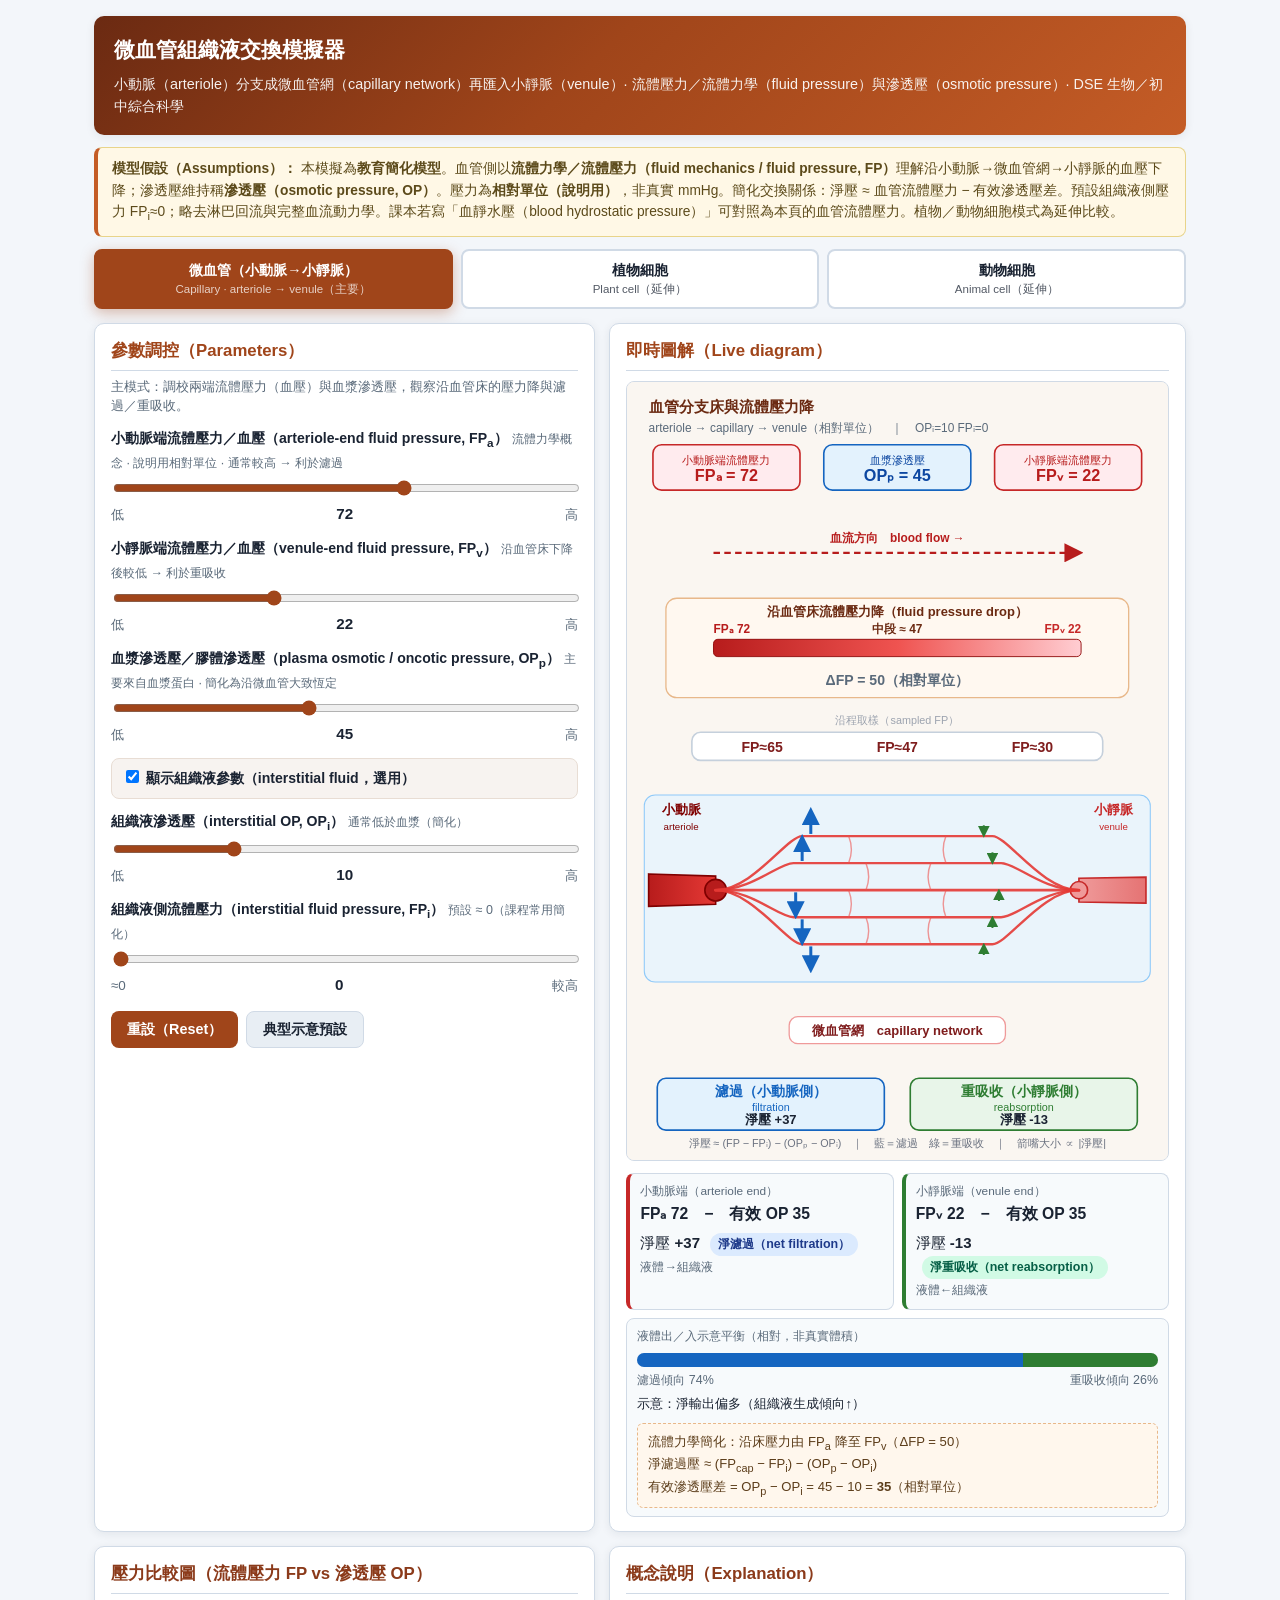
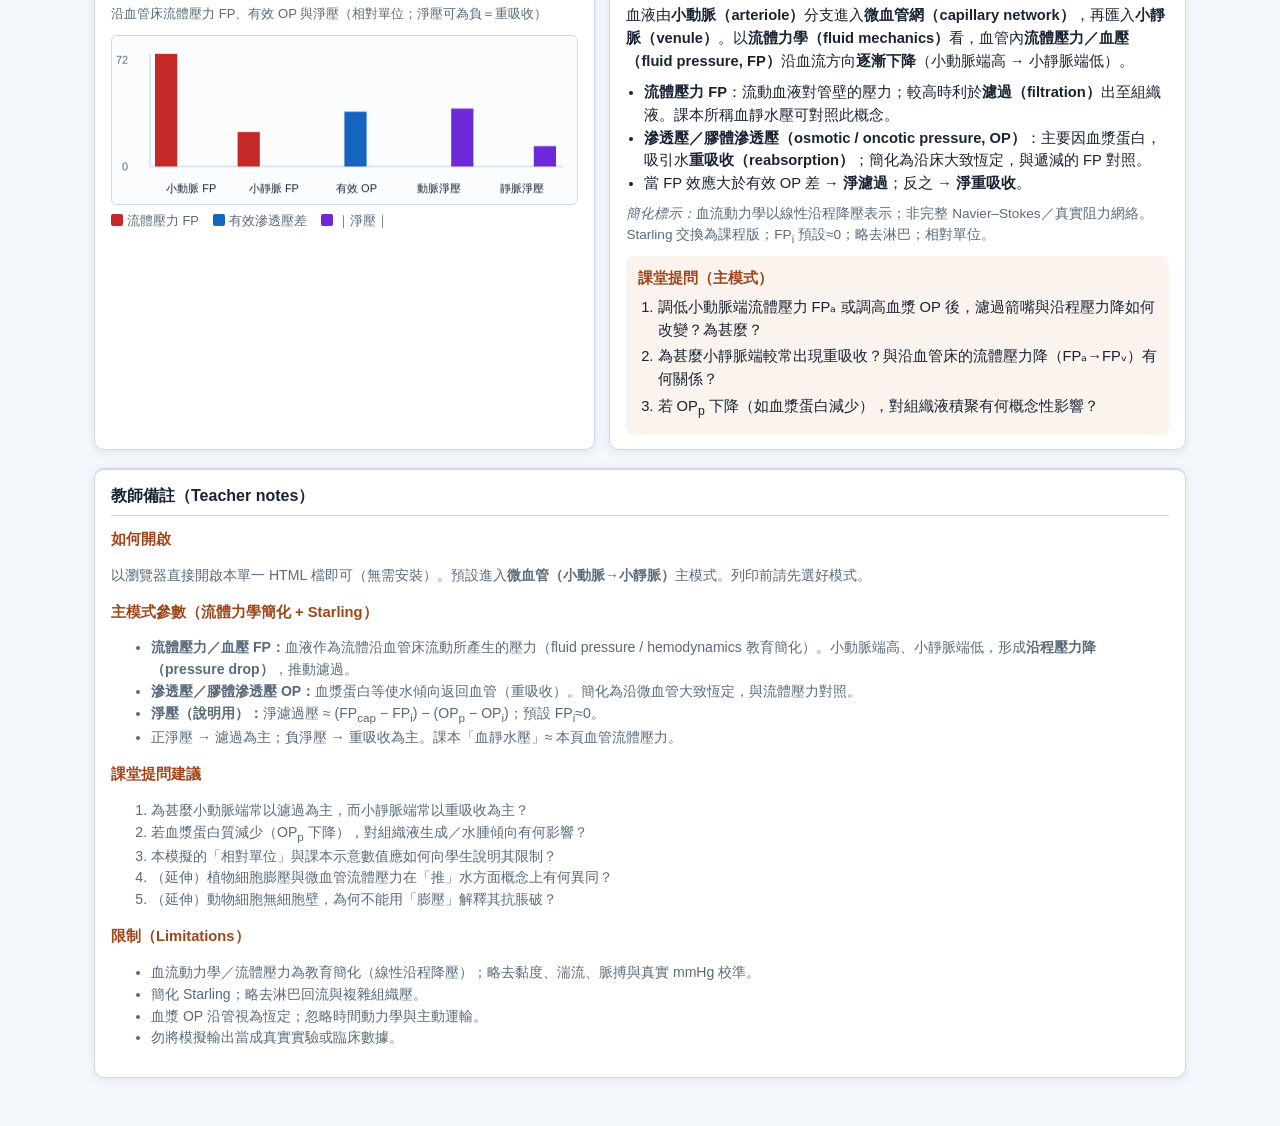
<file: index.html>
<!DOCTYPE html>
<html lang="zh-HK">
<head>
<meta charset="UTF-8">
<meta name="viewport" content="width=device-width, initial-scale=1.0">
<title>微血管組織液交換模擬器 — 小動脈→微血管→小靜脈 | 流體壓力與滲透壓 | DSE 生物</title>
<style>
:root {
  --bg: #f3f6fa;
  --card: #fff;
  --ink: #1a2332;
  --muted: #5a6a7a;
  --accent: #8b3a1a;
  --accent-teal: #0d6e6e;
  --plant: #2d8a4e;
  --animal: #3b6ea5;
  --cap: #a0451a;
  --hp: #c62828;
  --op: #1565c0;
  --filt: #1565c0;
  --reabs: #2e7d32;
  --border: #d0dae6;
  --shadow: 0 2px 10px rgba(26,35,50,.08);
  --radius: 10px;
  --font: "Noto Sans TC", "PingFang TC", "Microsoft JhengHei", "Heiti TC", sans-serif;
}
* { box-sizing: border-box; }
html { scroll-behavior: smooth; }
body {
  margin: 0;
  font-family: var(--font);
  background: var(--bg);
  color: var(--ink);
  line-height: 1.55;
  font-size: 15px;
}
.wrap { max-width: 1120px; margin: 0 auto; padding: 16px 14px 48px; }
header.app-header {
  background: linear-gradient(135deg, #6b2a12 0%, #a0451a 45%, #c45c26 100%);
  color: #fff;
  border-radius: var(--radius);
  padding: 18px 20px;
  margin-bottom: 12px;
  box-shadow: var(--shadow);
}
header.app-header h1 {
  margin: 0 0 6px;
  font-size: 1.32rem;
  font-weight: 700;
}
header.app-header .sub { margin: 0; opacity: .93; font-size: .9rem; }
.assumption {
  background: #fff8e6;
  border: 1px solid #e8d48a;
  border-left: 4px solid #c45c26;
  border-radius: 8px;
  padding: 10px 14px;
  margin-bottom: 12px;
  font-size: .86rem;
  color: #5c4a1a;
}
.mode-bar {
  display: flex;
  flex-wrap: wrap;
  gap: 8px;
  margin-bottom: 14px;
}
.mode-btn {
  flex: 1 1 160px;
  min-height: 48px;
  border: 2px solid var(--border);
  background: var(--card);
  border-radius: 8px;
  cursor: pointer;
  font-family: inherit;
  font-size: .9rem;
  font-weight: 600;
  color: var(--ink);
  padding: 10px 12px;
  transition: border-color .15s, background .15s, box-shadow .15s;
}
.mode-btn .mode-en {
  display: block;
  font-size: .72rem;
  font-weight: 500;
  opacity: .75;
  margin-top: 2px;
}
.mode-btn:hover { border-color: var(--cap); }
.mode-btn.primary-mode {
  border-color: #d4a088;
  box-shadow: 0 0 0 1px rgba(160,69,26,.12);
}
.mode-btn.active[data-mode="capillary"] {
  background: var(--cap); color: #fff; border-color: var(--cap);
  box-shadow: 0 4px 14px rgba(160,69,26,.35);
}
.mode-btn.active[data-mode="plant"] {
  background: var(--plant); color: #fff; border-color: var(--plant);
}
.mode-btn.active[data-mode="animal"] {
  background: var(--animal); color: #fff; border-color: var(--animal);
}
.grid {
  display: grid;
  grid-template-columns: 1fr 1.15fr;
  gap: 14px;
  margin-bottom: 14px;
}
@media (max-width: 860px) {
  .grid { grid-template-columns: 1fr; }
}
.card {
  background: var(--card);
  border: 1px solid var(--border);
  border-radius: var(--radius);
  padding: 14px 16px;
  box-shadow: var(--shadow);
}
.card h2 {
  margin: 0 0 10px;
  font-size: 1.05rem;
  color: var(--accent);
  border-bottom: 1px solid var(--border);
  padding-bottom: 6px;
}
.card.cap-focus h2 { color: var(--cap); }
.controls label {
  display: block;
  margin: 12px 0 4px;
  font-size: .88rem;
  font-weight: 600;
}
.controls .hint {
  font-weight: 400;
  color: var(--muted);
  font-size: .78rem;
}
.controls input[type="range"] {
  width: 100%;
  accent-color: var(--cap);
  cursor: pointer;
}
.val-row {
  display: flex;
  justify-content: space-between;
  align-items: baseline;
  font-size: .84rem;
  color: var(--muted);
}
.val-row strong { color: var(--ink); font-size: .95rem; }
.opt-toggle {
  margin-top: 12px;
  padding: 8px 10px;
  background: #f7f3f0;
  border-radius: 8px;
  border: 1px solid #e8ddd4;
  font-size: .85rem;
}
.opt-toggle label { display: inline; font-weight: 600; margin: 0; cursor: pointer; }
.btn-row { display: flex; gap: 8px; flex-wrap: wrap; margin-top: 14px; }
button.action {
  font-family: inherit;
  font-size: .9rem;
  font-weight: 600;
  padding: 8px 16px;
  border-radius: 8px;
  border: none;
  cursor: pointer;
  background: var(--cap);
  color: #fff;
}
button.action.secondary {
  background: #e8eef4;
  color: var(--ink);
  border: 1px solid var(--border);
}
button.action:hover { filter: brightness(1.06); }
.diagram-wrap {
  position: relative;
  min-height: 520px;
  background: #faf6f1;
  border-radius: 8px;
  border: 1px solid var(--border);
  overflow: hidden;
}
.diagram-wrap svg { width: 100%; height: auto; display: block; }
.readouts {
  display: grid;
  grid-template-columns: 1fr 1fr;
  gap: 8px;
  margin-top: 12px;
}
@media (max-width: 480px) {
  .readouts { grid-template-columns: 1fr; }
}
.readout {
  background: #f7fafc;
  border: 1px solid var(--border);
  border-radius: 8px;
  padding: 8px 10px;
}
.readout.end-art { border-left: 4px solid var(--hp); }
.readout.end-ven { border-left: 4px solid var(--reabs); }
.readout .label { font-size: .74rem; color: var(--muted); margin-bottom: 2px; }
.readout .value { font-size: .98rem; font-weight: 700; }
.readout.span2 { grid-column: 1 / -1; }
.badge {
  display: inline-block;
  padding: 2px 8px;
  border-radius: 999px;
  font-size: .78rem;
  font-weight: 700;
}
.badge.filtration { background: #dbeafe; color: #1e3a8a; }
.badge.reabsorb { background: #d1fae5; color: #065f46; }
.badge.balance { background: #e5e7eb; color: #374151; }
.badge.turgid { background: #d1fae5; color: #065f46; }
.badge.flaccid { background: #fef3c7; color: #92400e; }
.badge.plasmolysed { background: #fee2e2; color: #991b1b; }
.badge.normal { background: #dbeafe; color: #1e40af; }
.badge.haemolysis { background: #fecaca; color: #7f1d1d; }
.badge.crenation { background: #fde68a; color: #78350f; }
.balance-bar {
  margin-top: 8px;
  height: 14px;
  border-radius: 7px;
  background: #e5e7eb;
  overflow: hidden;
  display: flex;
}
.balance-bar .out { background: var(--filt); height: 100%; }
.balance-bar .in { background: var(--reabs); height: 100%; }
.formula-box {
  font-size: .82rem;
  background: #fff7ed;
  border: 1px dashed #e8b88a;
  border-radius: 6px;
  padding: 8px 10px;
  margin-top: 8px;
  color: #5c3d1a;
}
.graph-wrap { margin-top: 10px; height: 170px; position: relative; }
.graph-wrap canvas {
  width: 100% !important;
  height: 170px !important;
  background: #fafcfe;
  border-radius: 6px;
  border: 1px solid var(--border);
}
.legend {
  display: flex;
  gap: 14px;
  flex-wrap: wrap;
  font-size: .8rem;
  margin-top: 6px;
  color: var(--muted);
}
.legend span::before {
  content: "";
  display: inline-block;
  width: 12px;
  height: 12px;
  border-radius: 2px;
  margin-right: 4px;
  vertical-align: -1px;
}
.legend .hp::before { background: var(--hp); }
.legend .op::before { background: var(--op); }
.legend .net::before { background: #6d28d9; }
.explain { font-size: .92rem; }
.explain p { margin: 0 0 8px; }
.explain ul { margin: 4px 0 8px; padding-left: 1.2em; }
.questions {
  background: #faf3ee;
  border-radius: 8px;
  padding: 10px 12px;
  margin-top: 8px;
}
.questions h3 { margin: 0 0 6px; font-size: .95rem; color: var(--cap); }
.questions ol { margin: 0; padding-left: 1.3em; }
.questions li { margin-bottom: 4px; }
.teacher-notes {
  margin-top: 18px;
  border-top: 2px solid var(--border);
  padding-top: 14px;
  font-size: .88rem;
  color: var(--muted);
}
.teacher-notes h2 { color: var(--ink); font-size: 1rem; margin: 0 0 8px; }
.teacher-notes h3 { color: var(--cap); font-size: .92rem; margin: 12px 0 4px; }
.hidden { display: none !important; }
.plant-example {
  margin-top: 12px;
  padding: 10px 12px;
  background: #f0faf3;
  border: 1px solid #b7e0c2;
  border-radius: 8px;
  font-size: .84rem;
}
.plant-example h3 {
  margin: 0 0 6px;
  font-size: .92rem;
  color: var(--plant);
}
.plant-example p { margin: 0 0 8px; color: #3d5a45; }
.ex-btns { display: flex; flex-wrap: wrap; gap: 6px; }
.ex-btns button {
  font-family: inherit;
  font-size: .78rem;
  font-weight: 600;
  padding: 6px 10px;
  border-radius: 6px;
  border: 1px solid #8fbf9a;
  background: #fff;
  color: #1a5c2e;
  cursor: pointer;
}
.ex-btns button:hover { background: #d8f0e0; }
.ex-btns button.ex-primary {
  background: var(--plant);
  color: #fff;
  border-color: var(--plant);
}
.secondary-note {

  font-size: .8rem;
  color: var(--muted);
  margin: -4px 0 10px;
}
footer.print-title { display: none; }
@media print {
  body { background: #fff; font-size: 12pt; }
  header.app-header {
    background: #fff !important;
    color: #000 !important;
    border: 2px solid #000;
  }
  .mode-btn, button.action, input[type="range"] { display: none; }
  footer.print-title {
    display: block;
    text-align: center;
    font-weight: 700;
    margin-bottom: 8px;
  }
  .card { break-inside: avoid; box-shadow: none; }
}
</style>
</head>
<body>
<div class="wrap">
  <footer class="print-title">微血管組織液交換（小動脈→微血管→小靜脈）— 流體壓力（fluid pressure）與滲透壓教學模擬｜說明用相對單位</footer>

  <header class="app-header">
    <h1>微血管組織液交換模擬器</h1>
    <p class="sub">小動脈（arteriole）分支成微血管網（capillary network）再匯入小靜脈（venule）· 流體壓力／流體力學（fluid pressure）與滲透壓（osmotic pressure）· DSE 生物／初中綜合科學</p>
  </header>

  <div class="assumption">
    <strong>模型假設（Assumptions）：</strong>
    本模擬為<strong>教育簡化模型</strong>。血管側以<strong>流體力學／流體壓力（fluid mechanics / fluid pressure, FP）</strong>理解沿小動脈→微血管網→小靜脈的血壓下降；滲透壓維持稱<strong>滲透壓（osmotic pressure, OP）</strong>。壓力為<strong>相對單位（說明用）</strong>，非真實 mmHg。簡化交換關係：淨壓 ≈ 血管流體壓力 − 有效滲透壓差。預設組織液側壓力 FP<sub>i</sub>≈0；略去淋巴回流與完整血流動力學。課本若寫「血靜水壓（blood hydrostatic pressure）」可對照為本頁的血管流體壓力。植物／動物細胞模式為延伸比較。
  </div>

  <div class="mode-bar" role="tablist" aria-label="模擬模式">
    <button type="button" class="mode-btn primary-mode active" data-mode="capillary" role="tab" aria-selected="true">
      微血管（小動脈→小靜脈）
      <span class="mode-en">Capillary · arteriole → venule（主要）</span>
    </button>
    <button type="button" class="mode-btn" data-mode="plant" role="tab" aria-selected="false">
      植物細胞
      <span class="mode-en">Plant cell（延伸）</span>
    </button>
    <button type="button" class="mode-btn" data-mode="animal" role="tab" aria-selected="false">
      動物細胞
      <span class="mode-en">Animal cell（延伸）</span>
    </button>
  </div>

  <div class="grid">
    <section class="card controls cap-focus" aria-label="參數調控">
      <h2>參數調控（Parameters）</h2>
      <p class="secondary-note" id="ctrlHint">主模式：調校兩端流體壓力（血壓）與血漿滲透壓，觀察沿血管床的壓力降與濾過／重吸收。</p>

      <div id="ctrl-cap">
        <label for="artHP">
          小動脈端流體壓力／血壓（arteriole-end fluid pressure, FP<sub>a</sub>）
          <span class="hint">流體力學概念 · 說明用相對單位 · 通常較高 → 利於濾過</span>
        </label>
        <input type="range" id="artHP" min="25" max="100" value="72" step="1">
        <div class="val-row"><span>低</span><strong id="artHPVal">72</strong><span>高</span></div>

        <label for="venHP">
          小靜脈端流體壓力／血壓（venule-end fluid pressure, FP<sub>v</sub>）
          <span class="hint">沿血管床下降後較低 → 利於重吸收</span>
        </label>
        <input type="range" id="venHP" min="5" max="55" value="22" step="1">
        <div class="val-row"><span>低</span><strong id="venHPVal">22</strong><span>高</span></div>

        <label for="plasmaOP">
          血漿滲透壓／膠體滲透壓（plasma osmotic / oncotic pressure, OP<sub>p</sub>）
          <span class="hint">主要來自血漿蛋白 · 簡化為沿微血管大致恆定</span>
        </label>
        <input type="range" id="plasmaOP" min="20" max="80" value="45" step="1">
        <div class="val-row"><span>低</span><strong id="plasmaOPVal">45</strong><span>高</span></div>

        <div class="opt-toggle">
          <input type="checkbox" id="showInter" checked>
          <label for="showInter">顯示組織液參數（interstitial fluid，選用）</label>
        </div>

        <div id="interControls">
          <label for="interOP">
            組織液滲透壓（interstitial OP, OP<sub>i</sub>）
            <span class="hint">通常低於血漿（簡化）</span>
          </label>
          <input type="range" id="interOP" min="0" max="40" value="10" step="1">
          <div class="val-row"><span>低</span><strong id="interOPVal">10</strong><span>高</span></div>

          <label for="interHP">
            組織液側流體壓力（interstitial fluid pressure, FP<sub>i</sub>）
            <span class="hint">預設 ≈ 0（課程常用簡化）</span>
          </label>
          <input type="range" id="interHP" min="0" max="25" value="0" step="1">
          <div class="val-row"><span>≈0</span><strong id="interHPVal">0</strong><span>較高</span></div>
        </div>
      </div>

      <div id="ctrl-cell" class="hidden">
        <label for="extSolute">
          外界溶質濃度（external solute／如蔗糖溶液）
          <span class="hint">↑ 外界滲透壓↑、水勢 ψ<sub>out</sub>↓</span>
        </label>
        <input type="range" id="extSolute" min="0" max="100" value="20" step="1">
        <div class="val-row"><span>低（近純水）</span><strong id="extSoluteVal">20</strong><span>高（高滲）</span></div>

        <label for="intSolute">
          細胞內溶質濃度（internal solute／液泡與細胞質）
          <span class="hint">影響細胞滲透壓與 ψ<sub>s</sub></span>
        </label>
        <input type="range" id="intSolute" min="10" max="90" value="40" step="1">
        <div class="val-row"><span>低</span><strong id="intSoluteVal">40</strong><span>高</span></div>

        <div id="ctrl-plant-extra">
          <label for="maxTurgor">
            細胞壁最大膨壓上限（max turgor / wall capacity）
            <span class="hint">壓力勢 ψ<sub>p</sub> 上限（相對單位）</span>
          </label>
          <input type="range" id="maxTurgor" min="20" max="100" value="70" step="1">
          <div class="val-row"><span>柔弱</span><strong id="maxTurgorVal">70</strong><span>堅韌</span></div>

          <div class="plant-example" id="plantExampleBox">
            <h3>課堂例子：薯仔薄片 × 蔗糖溶液（potato × sucrose）</h3>
            <p>DSE／初中常用情境（<strong>相對單位</strong>，非真實 mol／dm³ 實驗數據）：薯仔細胞內溶質≈40。調校「外界溶質」模擬不同蔗糖濃度，觀察<strong>膨脹 → 萎軟 → 質壁分離</strong>。</p>
            <div class="ex-btns">
              <button type="button" class="ex-primary" data-plant-ex="potato-turgid">① 稀／近純水 → 膨脹</button>
              <button type="button" data-plant-ex="potato-flaccid">② 近等滲蔗糖 → 萎軟</button>
              <button type="button" data-plant-ex="potato-plasmo">③ 濃蔗糖 → 質壁分離</button>
              <button type="button" data-plant-ex="potato-demo">載入完整示範設定</button>
            </div>
          </div>
        </div>
      </div>

      <div class="btn-row">
        <button type="button" class="action" id="btnReset">重設（Reset）</button>
        <button type="button" class="action secondary" id="btnPresetTypical">典型示意預設</button>
      </div>
    </section>

    <section class="card cap-focus" aria-label="即時圖解">
      <h2>即時圖解（Live diagram）</h2>
      <div class="diagram-wrap" id="diagramWrap">
        <svg id="diagramSvg" viewBox="0 0 500 720" xmlns="http://www.w3.org/2000/svg" role="img" aria-labelledby="diagTitle">
          <title id="diagTitle">小動脈分支成微血管網再匯入小靜脈——組織液交換示意圖</title>
        </svg>
      </div>
      <div class="readouts" id="readouts"></div>
    </section>
  </div>

  <div class="grid">
    <section class="card">
      <h2>壓力比較圖（流體壓力 FP vs 滲透壓 OP）</h2>
      <p style="margin:0 0 6px;font-size:.82rem;color:var(--muted);" id="graphCaption">說明用相對單位</p>
      <div class="graph-wrap">
        <canvas id="barCanvas" width="520" height="170" aria-label="壓力長條圖"></canvas>
      </div>
      <div class="legend" id="graphLegend">
        <span class="hp">流體壓力 FP</span>
        <span class="op">滲透壓 OP</span>
        <span class="net">淨壓（FP效應−OP效應）</span>
      </div>
    </section>

    <section class="card explain">
      <h2>概念說明（Explanation）</h2>
      <div id="explainPanel"></div>
      <div class="questions" id="questionsPanel"></div>
    </section>
  </div>

  <section class="teacher-notes card" aria-label="教師備註">
    <h2>教師備註（Teacher notes）</h2>
    <h3>如何開啟</h3>
    <p>以瀏覽器直接開啟本單一 HTML 檔即可（無需安裝）。預設進入<strong>微血管（小動脈→小靜脈）</strong>主模式。列印前請先選好模式。</p>
    <h3>主模式參數（流體力學簡化 + Starling）</h3>
    <ul>
      <li><strong>流體壓力／血壓 FP：</strong>血液作為流體沿血管床流動所產生的壓力（fluid pressure / hemodynamics 教育簡化）。小動脈端高、小靜脈端低，形成<strong>沿程壓力降（pressure drop）</strong>，推動濾過。</li>
      <li><strong>滲透壓／膠體滲透壓 OP：</strong>血漿蛋白等使水傾向返回血管（重吸收）。簡化為沿微血管大致恆定，與流體壓力對照。</li>
      <li><strong>淨壓（說明用）：</strong>淨濾過壓 ≈ (FP<sub>cap</sub> − FP<sub>i</sub>) − (OP<sub>p</sub> − OP<sub>i</sub>)；預設 FP<sub>i</sub>≈0。</li>
      <li>正淨壓 → 濾過為主；負淨壓 → 重吸收為主。課本「血靜水壓」≈ 本頁血管流體壓力。</li>
    </ul>
    <h3>課堂提問建議</h3>
    <ol>
      <li>為甚麼小動脈端常以濾過為主，而小靜脈端常以重吸收為主？</li>
      <li>若血漿蛋白質減少（OP<sub>p</sub> 下降），對組織液生成／水腫傾向有何影響？</li>
      <li>本模擬的「相對單位」與課本示意數值應如何向學生說明其限制？</li>
      <li>（延伸）植物細胞膨壓與微血管流體壓力在「推」水方面概念上有何異同？</li>
      <li>（延伸）動物細胞無細胞壁，為何不能用「膨壓」解釋其抗脹破？</li>
    </ol>
    <h3>限制（Limitations）</h3>
    <ul>
      <li>血流動力學／流體壓力為教育簡化（線性沿程降壓）；略去黏度、湍流、脈搏與真實 mmHg 校準。</li>
      <li>簡化 Starling；略去淋巴回流與複雜組織壓。</li>
      <li>血漿 OP 沿管視為恆定；忽略時間動力學與主動運輸。</li>
      <li>勿將模擬輸出當成真實實驗或臨床數據。</li>
    </ul>
  </section>
</div>

<script>
(function () {
  "use strict";

  const DEFAULTS = {
    capillary: { artHP: 72, venHP: 22, plasmaOP: 45, interOP: 10, interHP: 0 },
    plant: { extSolute: 10, intSolute: 40, maxTurgor: 70 },
    animal: { extSolute: 30, intSolute: 40 }
  };

  let mode = "capillary";

  const $ = (id) => document.getElementById(id);
  const els = {
    artHP: $("artHP"), venHP: $("venHP"), plasmaOP: $("plasmaOP"),
    interOP: $("interOP"), interHP: $("interHP"), showInter: $("showInter"),
    interControls: $("interControls"),
    extSolute: $("extSolute"), intSolute: $("intSolute"), maxTurgor: $("maxTurgor"),
    artHPVal: $("artHPVal"), venHPVal: $("venHPVal"), plasmaOPVal: $("plasmaOPVal"),
    interOPVal: $("interOPVal"), interHPVal: $("interHPVal"),
    extSoluteVal: $("extSoluteVal"), intSoluteVal: $("intSoluteVal"), maxTurgorVal: $("maxTurgorVal"),
    ctrlCap: $("ctrl-cap"), ctrlCell: $("ctrl-cell"), ctrlPlantExtra: $("ctrl-plant-extra"),
    ctrlHint: $("ctrlHint"),
    svg: $("diagramSvg"), readouts: $("readouts"),
    explain: $("explainPanel"), questions: $("questionsPanel"),
    canvas: $("barCanvas"), graphCaption: $("graphCaption"), graphLegend: $("graphLegend")
  };

  function n(el) { return Number(el.value); }

  function syncLabels() {
    els.artHPVal.textContent = els.artHP.value;
    els.venHPVal.textContent = els.venHP.value;
    els.plasmaOPVal.textContent = els.plasmaOP.value;
    els.interOPVal.textContent = els.interOP.value;
    els.interHPVal.textContent = els.interHP.value;
    els.extSoluteVal.textContent = els.extSolute.value;
    els.intSoluteVal.textContent = els.intSolute.value;
    els.maxTurgorVal.textContent = els.maxTurgor.value;
  }

  /**
   * Simplified Starling (illustrative relative units):
   * NFP = (FP_cap - FP_i) - (OP_p - OP_i)  // FP = fluid pressure along vessel
   * Positive → net filtration out; negative → net reabsorption in.
   */
  function computeCapillary() {
    const HPa = n(els.artHP);
    const HPv = n(els.venHP);
    const OPp = n(els.plasmaOP);
    const OPi = n(els.interOP);
    const HPi = n(els.interHP);

    const effectiveOP = OPp - OPi;
    const netArt = (HPa - HPi) - effectiveOP;
    const netVen = (HPv - HPi) - effectiveOP;

    function classify(net) {
      if (net > 4) return { label: "淨濾過（net filtration）", cls: "filtration", dir: "液體→組織液" };
      if (net < -4) return { label: "淨重吸收（net reabsorption）", cls: "reabsorb", dir: "液體←組織液" };
      return { label: "接近平衡（near balance）", cls: "balance", dir: "淨移動≈0" };
    }

    const art = classify(netArt);
    const ven = classify(netVen);

    // Relative fluid flux magnitudes for balance bar (ordinal, not real volume)
    const outMag = Math.max(0, netArt) + Math.max(0, netVen);
    const inMag = Math.max(0, -netArt) + Math.max(0, -netVen);
    const total = outMag + inMag || 1;

    return {
      HPa, HPv, OPp, OPi, HPi, effectiveOP, netArt, netVen, art, ven,
      outMag, inMag, outPct: (outMag / total) * 100, inPct: (inMag / total) * 100,
      fluidBalance: outMag - inMag
    };
  }

  function computePlant() {
    const extS = n(els.extSolute);
    const intS = n(els.intSolute);
    const maxTP = n(els.maxTurgor);
    const opInt = intS, opExt = extS;
    // Educational: ψs more negative when solute high; ψ ≈ ψs + ψp
    const psiS_in = -intS, psiS_out = -extS;
    let tp = Math.max(0, Math.min(maxTP, intS - extS));
    let state, stateClass, netLabel, netDir, shrink = 0, swell = 0;
    const diff = extS - intS; // >0 hypertonic outside

    if (diff > 12) {
      // Hypertonic sucrose etc. → plasmolysis
      state = "質壁分離（plasmolysed）";
      stateClass = "plasmolysed";
      netLabel = "外界水勢較低 → 水份淨流出；原生質體離開細胞壁";
      netDir = "→ 出";
      tp = 0;
      shrink = Math.min(1, (diff - 12) / 50 + 0.25);
    } else if (diff >= -6 && diff <= 12) {
      // Near-isotonic → flaccid (incipient plasmolysis zone for teaching)
      state = "萎軟（flaccid）";
      stateClass = "flaccid";
      tp = Math.max(0, Math.min(maxTP * 0.25, intS - extS));
      if (diff > 4) {
        netLabel = "接近質壁分離起始；膨壓接近零";
        netDir = "→ 出（輕微）";
        shrink = Math.min(0.35, diff / 40);
      } else {
        netLabel = "淨水移動接近零；細胞不脹滿";
        netDir = "≈ 平衡";
      }
    } else {
      // Hypotonic outside → turgid
      state = "膨脹／脹滿（turgid）";
      stateClass = "turgid";
      swell = Math.min(1, tp / Math.max(1, maxTP));
      if (tp >= maxTP - 2) {
        netLabel = "膨壓（ψ<sub>p</sub>）升高，阻止進一步大量吸水";
        netDir = "≈ 平衡（有膨壓）";
      } else {
        netLabel = "水份淨流入，建立膨壓";
        netDir = "← 入";
      }
    }
    const psi_in = psiS_in + tp;
    const psi_out = psiS_out;
    return {
      opInt, opExt, tp, maxTP, psi_in, psi_out, psiS_in, psiS_out,
      state, stateClass, netLabel, netDir, shrink, swell, extS, intS, diff
    };
  }

  function computeAnimal() {
    const extS = n(els.extSolute), intS = n(els.intSolute);
    const diff = intS - extS;
    let state, stateClass, netLabel, netDir, radiusScale = 1;
    if (diff > 18) {
      state = "溶血（haemolysis）風險"; stateClass = "haemolysis";
      netLabel = "水份大量淨流入（低滲）"; netDir = "← 入（危險）";
      radiusScale = 1.25 + Math.min(0.3, (diff - 18) / 80);
    } else if (diff > 5) {
      state = "膨脹（swelling）"; stateClass = "normal";
      netLabel = "水份淨流入"; netDir = "← 入"; radiusScale = 1.05 + (diff - 5) / 40;
    } else if (diff >= -5) {
      state = "正常（近等滲 isotonic）"; stateClass = "normal";
      netLabel = "淨水移動≈0"; netDir = "≈ 平衡";
    } else if (diff >= -20) {
      state = "皺縮（crenation）"; stateClass = "crenation";
      netLabel = "水份淨流出（高滲）"; netDir = "→ 出"; radiusScale = 0.85;
    } else {
      state = "嚴重皺縮（crenation）"; stateClass = "crenation";
      netLabel = "水份大量淨流出"; netDir = "→ 出"; radiusScale = 0.7;
    }
    return { opInt: intS, opExt: extS, tp: 0, state, stateClass, netLabel, netDir, radiusScale, extS, intS };
  }

  function drawCapillary(c) {
    const svg = els.svg;
    const showI = els.showInter.checked;

    /*
     * STRICT bands (viewBox 500×700), ≥32px clear gaps, no layer stacking:
     * A  16–108   title + chips only
     * — gap —
     * B 140–168   blood-flow arrow only
     * — gap —
     * C 200–292   title; FP labels above bar; bar; ΔFP alone ≥24px below
     * — gap —
     * D 307–350   「沿程取樣」above + FP≈ values in opaque row (no vessels)
     * — gap —
     * E 382–555   vessels + short flux arrows ONLY (clamped)
     * — gap —
     * F 587–612   「微血管網」pill
     * — gap —
     * G 644–688   filtration / reabsorption + formula
     */
    const BAND_E_TOP = 382;
    const BAND_E_BOT = 555;
    const y0 = 470;
    const ax = 82;
    const vx = 418;
    // Vessel y only inside Band E; leave headroom under top of band for vessel labels
    const branches = [
      { y: 420, artX: 162, venX: 338 },
      { y: 445, artX: 154, venX: 346 },
      { y: 470, artX: 148, venX: 352 },
      { y: 495, artX: 154, venX: 346 },
      { y: 520, artX: 162, venX: 338 }
    ];

    function fluxOnBranch(x, y, net) {
      // 壓力變化 = 箭嘴大小：|淨壓| ↑ → 箭長／線粗 ↑；≈0 隱藏；夾在 Band E 內
      const abs = Math.abs(net);
      if (abs < 3) return ""; // near balance → hide
      // length: min 8 (readable), max 34; scale ≈ 0.45 × |net|
      let mag = Math.min(34, Math.max(8, abs * 0.45));
      // stroke grows mildly with pressure
      const sw = Math.min(3.6, Math.max(1.5, 1.3 + abs * 0.04));
      // room to band edges (keep layout)
      const maxUp = Math.max(0, y - (BAND_E_TOP + 10));
      const maxDn = Math.max(0, (BAND_E_BOT - 10) - y);
      if (net > 0) {
        // filtration (out of vessel): arteriole-side when net>0
        if (y < y0) {
          mag = Math.min(mag, maxUp);
          if (mag < 6) return "";
          const y2 = y - 2 - mag;
          return `<line x1="${x}" y1="${y - 2}" x2="${x}" y2="${y2}" stroke="#1565c0" stroke-width="${sw.toFixed(2)}" marker-end="url(#arrowBlueUp)"/>`;
        }
        mag = Math.min(mag, maxDn);
        if (mag < 6) return "";
        const y2 = y + 2 + mag;
        return `<line x1="${x}" y1="${y + 2}" x2="${x}" y2="${y2}" stroke="#1565c0" stroke-width="${sw.toFixed(2)}" marker-end="url(#arrowBlue)"/>`;
      }
      if (net < 0) {
        // reabsorption (into vessel): venule-side when net<0
        if (y < y0) {
          mag = Math.min(mag, maxUp);
          if (mag < 6) return "";
          const y1 = y - 2 - mag;
          return `<line x1="${x}" y1="${y1}" x2="${x}" y2="${y - 4}" stroke="#2e7d32" stroke-width="${sw.toFixed(2)}" marker-end="url(#arrowGreen)"/>`;
        }
        mag = Math.min(mag, maxDn);
        if (mag < 6) return "";
        const y1 = y + 2 + mag;
        return `<line x1="${x}" y1="${y1}" x2="${x}" y2="${y + 4}" stroke="#2e7d32" stroke-width="${sw.toFixed(2)}" marker-end="url(#arrowGreenDown)"/>`;
      }
      return "";
    }

    let capPaths = "", fluxArts = "", fluxVens = "", crossLinks = "";
    branches.forEach((b, i) => {
      const d = `M ${ax} ${y0}
                 C ${ax + 34} ${y0}, ${b.artX - 14} ${b.y}, ${b.artX} ${b.y}
                 L ${b.venX} ${b.y}
                 C ${b.venX + 14} ${b.y}, ${vx - 34} ${y0}, ${vx} ${y0}`;
      const strokeW = 2.2 + (i === 2 ? 0.5 : 0);
      capPaths += `<path d="${d}" fill="none" stroke="#e53935" stroke-width="${strokeW}" stroke-linecap="round" opacity="0.9"/>`;
      if (i < branches.length - 1) {
        const n = branches[i + 1];
        const cx1 = 205 + (i % 2) * 16;
        const cx2 = 295 - (i % 2) * 14;
        crossLinks += `<path d="M ${cx1} ${b.y} Q ${cx1 + 5} ${(b.y + n.y) / 2}, ${cx1} ${n.y}" fill="none" stroke="#ef5350" stroke-width="1.3" opacity="0.6"/>`;
        crossLinks += `<path d="M ${cx2} ${b.y} Q ${cx2 - 5} ${(b.y + n.y) / 2}, ${cx2} ${n.y}" fill="none" stroke="#ef5350" stroke-width="1.3" opacity="0.6"/>`;
      }
      fluxArts += fluxOnBranch(b.artX + 8, b.y, c.netArt);
      fluxVens += fluxOnBranch(b.venX - 8, b.y, c.netVen);
    });

    const fpArtMid = (c.HPa * 0.85 + c.HPv * 0.15).toFixed(0);
    const fpMid = ((c.HPa + c.HPv) / 2).toFixed(0);
    const fpVenMid = (c.HPa * 0.15 + c.HPv * 0.85).toFixed(0);
    const dFP = (c.HPa - c.HPv).toFixed(0);

    function sidePanel(x, net, which) {
      let titleZh, titleEn, fill, stroke;
      if (net > 4) {
        titleZh = "濾過"; titleEn = "filtration";
        fill = "#e3f2fd"; stroke = "#1565c0";
      } else if (net < -4) {
        titleZh = "重吸收"; titleEn = "reabsorption";
        fill = "#e8f5e9"; stroke = "#2e7d32";
      } else {
        titleZh = "接近平衡"; titleEn = "near balance";
        fill = "#f3f4f6"; stroke = "#6b7280";
      }
      const side = which === "art" ? "小動脈側" : "小靜脈側";
      const netStr = (net >= 0 ? "+" : "") + net.toFixed(0);
      return `
        <rect x="${x}" y="644" width="210" height="48" rx="8" fill="${fill}" stroke="${stroke}" stroke-width="1.5"/>
        <text x="${x + 105}" y="660" text-anchor="middle" font-size="13" font-weight="700" fill="${stroke}">${titleZh}（${side}）</text>
        <text x="${x + 105}" y="674" text-anchor="middle" font-size="10" fill="${stroke}">${titleEn}</text>
        <text x="${x + 105}" y="686" text-anchor="middle" font-size="12" font-weight="700" fill="#1a2332">淨壓 ${netStr}</text>`;
    }

    svg.innerHTML = `
      <defs>
        <marker id="arrowBlue" markerWidth="6" markerHeight="6" refX="3" refY="3" orient="auto">
          <path d="M0,0 L6,3 L0,6 Z" fill="#1565c0"/>
        </marker>
        <marker id="arrowBlueUp" markerWidth="6" markerHeight="6" refX="3" refY="3" orient="auto">
          <path d="M0,0 L6,3 L0,6 Z" fill="#1565c0"/>
        </marker>
        <marker id="arrowGreen" markerWidth="6" markerHeight="6" refX="3" refY="3" orient="auto">
          <path d="M0,0 L6,3 L0,6 Z" fill="#2e7d32"/>
        </marker>
        <marker id="arrowGreenDown" markerWidth="6" markerHeight="6" refX="3" refY="3" orient="auto">
          <path d="M0,0 L6,3 L0,6 Z" fill="#2e7d32"/>
        </marker>
        <marker id="arrowFlow" markerWidth="8" markerHeight="8" refX="7" refY="4" orient="auto">
          <path d="M0,0 L8,4 L0,8 Z" fill="#b71c1c"/>
        </marker>
        <linearGradient id="artGrad" x1="0" y1="0" x2="1" y2="0">
          <stop offset="0%" stop-color="#b71c1c"/>
          <stop offset="100%" stop-color="#e53935"/>
        </linearGradient>
        <linearGradient id="venGrad" x1="0" y1="0" x2="1" y2="0">
          <stop offset="0%" stop-color="#ef9a9a"/>
          <stop offset="100%" stop-color="#e57373"/>
        </linearGradient>
        <linearGradient id="fpDropGrad" x1="0" y1="0" x2="1" y2="0">
          <stop offset="0%" stop-color="#b71c1c"/>
          <stop offset="50%" stop-color="#ef5350"/>
          <stop offset="100%" stop-color="#ffcdd2"/>
        </linearGradient>
      </defs>

      <rect width="500" height="720" fill="#faf6f1"/>

      <!-- ===== BAND A (16–108): title + chips ===== -->
      <text x="20" y="28" font-size="14" font-weight="700" fill="#6b2a12">血管分支床與流體壓力降</text>
      <text x="20" y="46" font-size="11" fill="#5a6a7a">arteriole → capillary → venule（相對單位）${showI ? `　｜　OPᵢ=${c.OPi} FPᵢ=${c.HPi}` : "　｜　FPᵢ≈0"}</text>

      <rect x="24" y="58" width="136" height="42" rx="8" fill="#ffebee" stroke="#c62828" stroke-width="1.5"/>
      <text x="92" y="76" text-anchor="middle" font-size="10" fill="#b71c1c">小動脈端流體壓力</text>
      <text x="92" y="92" text-anchor="middle" font-size="15" font-weight="700" fill="#b71c1c">FPₐ = ${c.HPa}</text>

      <rect x="182" y="58" width="136" height="42" rx="8" fill="#e3f2fd" stroke="#1565c0" stroke-width="1.5"/>
      <text x="250" y="76" text-anchor="middle" font-size="10" fill="#0d47a1">血漿滲透壓</text>
      <text x="250" y="92" text-anchor="middle" font-size="15" font-weight="700" fill="#0d47a1">OPₚ = ${c.OPp}</text>

      <rect x="340" y="58" width="136" height="42" rx="8" fill="#ffebee" stroke="#c62828" stroke-width="1.5"/>
      <text x="408" y="76" text-anchor="middle" font-size="10" fill="#b71c1c">小靜脈端流體壓力</text>
      <text x="408" y="92" text-anchor="middle" font-size="15" font-weight="700" fill="#b71c1c">FPᵥ = ${c.HPv}</text>

      <!-- ===== BAND B (140–168): blood flow alone ===== -->
      <text x="250" y="148" text-anchor="middle" font-size="11" font-weight="600" fill="#b71c1c">血流方向　blood flow →</text>
      <line x1="80" y1="158" x2="420" y2="158" stroke="#b71c1c" stroke-width="2.2" stroke-dasharray="6 4" marker-end="url(#arrowFlow)"/>

      <!-- ===== BAND C: title → labels above bar → bar → gap≥24px → ΔFP alone ===== -->
      <!-- labels y=228; bar y=236–252; ΔFP y=280 (≥24px below labels & below bar) -->
      <rect x="36" y="200" width="428" height="92" rx="10" fill="#fff8f0" stroke="#e8b88a" stroke-width="1.2"/>
      <text x="250" y="216" text-anchor="middle" font-size="12" font-weight="700" fill="#6b2a12">沿血管床流體壓力降（fluid pressure drop）</text>
      <text x="80" y="232" text-anchor="start" font-size="11" font-weight="700" fill="#b71c1c">FPₐ ${c.HPa}</text>
      <text x="250" y="232" text-anchor="middle" font-size="11" font-weight="600" fill="#6b2a12">中段 ≈ ${fpMid}</text>
      <text x="420" y="232" text-anchor="end" font-size="11" font-weight="700" fill="#c62828">FPᵥ ${c.HPv}</text>
      <rect x="80" y="238" width="340" height="16" rx="4" fill="url(#fpDropGrad)" stroke="#8b0000" stroke-width="0.8"/>
      <text x="250" y="280" text-anchor="middle" font-size="13" font-weight="700" fill="#5a6a7a">ΔFP = ${dFP}（相對單位）</text>

      <!-- ===== BAND D (307–350): sample label ABOVE, values BELOW; opaque; no vessels ===== -->
      <text x="250" y="316" text-anchor="middle" font-size="10" fill="#9ca3af">沿程取樣（sampled FP）</text>
      <rect x="60" y="324" width="380" height="26" rx="8" fill="#ffffff" stroke="#c5d0dc" stroke-width="1.5"/>
      <text x="125" y="342" text-anchor="middle" font-size="13" font-weight="700" fill="#7f1d1d">FP≈${fpArtMid}</text>
      <text x="250" y="342" text-anchor="middle" font-size="13" font-weight="700" fill="#7f1d1d">FP≈${fpMid}</text>
      <text x="375" y="342" text-anchor="middle" font-size="13" font-weight="700" fill="#7f1d1d">FP≈${fpVenMid}</text>

      <!-- ===== BAND E (382–555): vessels ONLY ===== -->
      <rect x="16" y="382" width="468" height="173" rx="10" fill="#eaf4fb" stroke="#90caf9" stroke-width="1"/>

      <!-- Labels ABOVE trunks, inside band, pad ≥16 from edges -->
      <text x="50" y="400" text-anchor="middle" font-size="12" font-weight="700" fill="#7f0000">小動脈</text>
      <text x="50" y="414" text-anchor="middle" font-size="9" fill="#7f0000">arteriole</text>
      <text x="450" y="400" text-anchor="middle" font-size="12" font-weight="700" fill="#c62828">小靜脈</text>
      <text x="450" y="414" text-anchor="middle" font-size="9" fill="#c62828">venule</text>

      <path d="M 20 ${y0 - 15} L ${ax} ${y0 - 13} L ${ax} ${y0 + 13} L 20 ${y0 + 15} Z"
        fill="url(#artGrad)" stroke="#7f0000" stroke-width="1.5"/>
      <circle cx="${ax}" cy="${y0}" r="10" fill="#b71c1c" stroke="#7f0000" stroke-width="1.5"/>

      <path d="M ${vx} ${y0 - 11} L 480 ${y0 - 12} L 480 ${y0 + 12} L ${vx} ${y0 + 11} Z"
        fill="url(#venGrad)" stroke="#c62828" stroke-width="1.5"/>
      <circle cx="${vx}" cy="${y0}" r="8" fill="#ef9a9a" stroke="#c62828" stroke-width="1.5"/>

      <g id="capillaryNetwork">${capPaths}${crossLinks}</g>
      <g id="fluxOnlyInBandE">${fluxArts}${fluxVens}</g>

      <!-- ===== BAND F (587–612): network pill below mesh ===== -->
      <rect x="150" y="587" width="200" height="25" rx="8" fill="#ffffff" stroke="#ef9a9a" stroke-width="1.2"/>
      <text x="250" y="604" text-anchor="middle" font-size="12" font-weight="700" fill="#7f1d1d">微血管網　capillary network</text>

      <!-- ===== BAND G (644–688): panels + formula ===== -->
      ${sidePanel(28, c.netArt, "art")}
      ${sidePanel(262, c.netVen, "ven")}
      <text x="250" y="708" text-anchor="middle" font-size="10" fill="#6b7280">淨壓 ≈ (FP − FPᵢ) − (OPₚ − OPᵢ)　｜　藍＝濾過　綠＝重吸收　｜　箭嘴大小 ∝ |淨壓|</text>
    `;
  }

  function drawPlant(p) {
    const svg = els.svg;
    const cx = 250, cy = 280;
    const wallW = 170, wallH = 140;
    const protoShrink = p.shrink * 32;
    const vacR = 58 * (1 - p.shrink * 0.55) * (0.82 + p.swell * 0.22);

    function stageChip(label, cls, active) {
      const fills = { turgid: "#d1fae5", flaccid: "#fef3c7", plasmolysed: "#fee2e2" };
      const strokes = { turgid: "#065f46", flaccid: "#92400e", plasmolysed: "#991b1b" };
      const fill = fills[cls] || "#eee";
      const stroke = active ? strokes[cls] : "#c5d0dc";
      const fw = active ? "700" : "500";
      const op = active ? "1" : "0.55";
      return { fill, stroke, fw, op, label };
    }
    const stages = [
      stageChip("① 膨脹 turgid", "turgid", p.stateClass === "turgid"),
      stageChip("② 萎軟 flaccid", "flaccid", p.stateClass === "flaccid"),
      stageChip("③ 質壁分離 plasmolysed", "plasmolysed", p.stateClass === "plasmolysed")
    ];

    let waterArrows = "";
    if (p.netDir.indexOf("入") >= 0) {
      waterArrows = `<g fill="#1565c0" font-size="12" font-weight="700">
        <text x="70" y="${cy}">H₂O</text>
        <polygon points="105,${cy} 130,${cy-11} 130,${cy+11}"/>
        <text x="400" y="${cy}">H₂O</text>
        <polygon points="395,${cy} 370,${cy-11} 370,${cy+11}"/>
      </g>`;
    } else if (p.netDir.indexOf("出") >= 0) {
      waterArrows = `<g fill="#1565c0" font-size="12" font-weight="700">
        <text x="55" y="${cy}">H₂O</text>
        <polygon points="130,${cy} 105,${cy-11} 105,${cy+11}"/>
        <text x="415" y="${cy}">H₂O</text>
        <polygon points="370,${cy} 395,${cy-11} 395,${cy+11}"/>
      </g>`;
    }

    const wallX = cx - wallW / 2, wallY = cy - wallH / 2;

    svg.innerHTML = `
      <rect width="500" height="720" fill="#eef7f0"/>
      <text x="20" y="28" font-size="15" font-weight="700" fill="#1a5c2e">植物細胞例子：薯仔細胞 × 蔗糖溶液</text>
      <text x="20" y="48" font-size="11" fill="#5a6a7a">potato cell × sucrose solution　｜　ψ ≈ ψ<sub>s</sub> + ψ<sub>p</sub>（相對單位）</text>

      <!-- Stage strip -->
      <rect x="20" y="60" width="460" height="44" rx="8" fill="#fff" stroke="#b7e0c2"/>
      <rect x="28" y="68" width="140" height="28" rx="6" fill="${stages[0].fill}" stroke="${stages[0].stroke}" stroke-width="${p.stateClass==="turgid"?2:1}" opacity="${stages[0].op}"/>
      <text x="98" y="87" text-anchor="middle" font-size="11" font-weight="${stages[0].fw}" fill="#065f46">① 膨脹 turgid</text>
      <rect x="180" y="68" width="140" height="28" rx="6" fill="${stages[1].fill}" stroke="${stages[1].stroke}" stroke-width="${p.stateClass==="flaccid"?2:1}" opacity="${stages[1].op}"/>
      <text x="250" y="87" text-anchor="middle" font-size="11" font-weight="${stages[1].fw}" fill="#92400e">② 萎軟 flaccid</text>
      <rect x="332" y="68" width="140" height="28" rx="6" fill="${stages[2].fill}" stroke="${stages[2].stroke}" stroke-width="${p.stateClass==="plasmolysed"?2:1}" opacity="${stages[2].op}"/>
      <text x="402" y="87" text-anchor="middle" font-size="10" font-weight="${stages[2].fw}" fill="#991b1b">③ 質壁分離</text>

      <!-- External solution -->
      <rect x="40" y="120" width="420" height="280" rx="12" fill="#d4e8f7" stroke="#7ba3c4" stroke-width="1.5"/>
      <text x="56" y="142" font-size="12" font-weight="600" fill="#1e4d7b">外界：蔗糖溶液（sucrose）溶質相對濃度 = ${p.extS}</text>
      <text x="56" y="160" font-size="11" fill="#3b6ea5">外界滲透壓 OP<sub>out</sub>≈${p.opExt}　｜　ψ<sub>out</sub>≈ψ<sub>s,out</sub>=${p.psi_out.toFixed(0)}（ψ<sub>p,out</sub>≈0）</text>

      <!-- Cell wall -->
      <rect x="${wallX}" y="${wallY}" width="${wallW}" height="${wallH}" rx="20"
        fill="none" stroke="#5d4037" stroke-width="7"/>
      <rect x="${wallX + 4}" y="${wallY + 4}" width="${wallW - 8}" height="${wallH - 8}" rx="16"
        fill="#c8e6c9" stroke="#2d8a4e" stroke-width="2"/>

      <!-- Protoplast / membrane -->
      <ellipse cx="${cx}" cy="${cy}"
        rx="${wallW/2 - 10 - protoShrink}" ry="${wallH/2 - 10 - protoShrink * 0.75}"
        fill="#a5d6a7" stroke="#1b5e20" stroke-width="2.5"/>

      <!-- Vacuole -->
      <ellipse cx="${cx}" cy="${cy}" rx="${vacR}" ry="${vacR * 0.72}"
        fill="#81d4fa" stroke="#0277bd" stroke-width="2" opacity="0.92"/>
      <text x="${cx}" y="${cy + 5}" text-anchor="middle" font-size="12" font-weight="700" fill="#01579b">液泡 vacuole</text>

      <!-- Labels clear of vessels -->
      <text x="${wallX + wallW + 8}" y="${wallY + 16}" font-size="11" font-weight="700" fill="#5d4037">細胞壁</text>
      <text x="${wallX + wallW + 8}" y="${wallY + 30}" font-size="10" fill="#5d4037">cell wall</text>
      <text x="${wallX - 8}" y="${wallY + wallH - 8}" text-anchor="end" font-size="11" font-weight="700" fill="#1b5e20">細胞膜</text>
      <text x="${wallX - 8}" y="${wallY + wallH + 6}" text-anchor="end" font-size="10" fill="#1b5e20">membrane</text>
      <text x="${cx}" y="${wallY - 10}" text-anchor="middle" font-size="11" fill="#1a5c2e">細胞內溶質 = ${p.intS}　OP<sub>in</sub>≈${p.opInt}</text>

      ${waterArrows}

      <!-- Water potential / turgor panel below cell (no overlap) -->
      <rect x="40" y="420" width="420" height="100" rx="10" fill="#fff" stroke="#b7e0c2"/>
      <text x="56" y="442" font-size="12" font-weight="700" fill="#1a5c2e">水勢與膨壓（相對單位）</text>
      <text x="56" y="464" font-size="12" fill="#374151">ψ<sub>s,in</sub> = ${p.psiS_in.toFixed(0)}　｜　膨壓 ψ<sub>p</sub>／TP = ${p.tp.toFixed(0)}（上限 ${p.maxTP}）</text>
      <text x="56" y="484" font-size="12" fill="#374151">ψ<sub>in</sub> ≈ ψ<sub>s</sub> + ψ<sub>p</sub> = ${p.psi_in.toFixed(0)}　｜　ψ<sub>out</sub> ≈ ${p.psi_out.toFixed(0)}</text>
      <text x="56" y="506" font-size="12" font-weight="600" fill="#0d4f4f">淨水：${p.netDir}　—　${p.netLabel.replace(/<[^>]+>/g, "")}</text>

      <!-- Worked example box -->
      <rect x="40" y="536" width="420" height="120" rx="10" fill="#f0faf3" stroke="#8fbf9a"/>
      <text x="56" y="558" font-size="12" font-weight="700" fill="#1a5c2e">課堂示範數值（說明用相對單位）</text>
      <text x="56" y="578" font-size="11" fill="#3d5a45">薯仔細胞內溶質固定≈40。外界蔗糖：稀≈10→膨脹；近等滲≈40→萎軟；濃≈75→質壁分離。</text>
      <text x="56" y="598" font-size="11" fill="#3d5a45">現況：外界 ${p.extS}　vs　細胞內 ${p.intS}　→　<strong>${p.state}</strong></text>
      <text x="56" y="620" font-size="11" fill="#5a6a7a">勿把相對單位當成真實實驗 mol／dm³ 或 kPa。</text>
      <text x="250" y="644" text-anchor="middle" font-size="14" font-weight="700" fill="#0d4f4f">${p.state}</text>
    `;
  }

  function drawAnimal(a) {
    const svg = els.svg;
    const cx = 220, cy = 175;
    const r = 62 * a.radiusScale;
    let cellPath;
    if (a.stateClass === "crenation") {
      const pts = [];
      for (let i = 0; i < 14; i++) {
        const ang = (i / 14) * Math.PI * 2 - Math.PI / 2;
        const rr = r * (i % 2 === 0 ? 1 : 0.72);
        pts.push(`${cx + rr * Math.cos(ang)},${cy + rr * Math.sin(ang)}`);
      }
      cellPath = `<polygon points="${pts.join(" ")}" fill="#ef9a9a" stroke="#b71c1c" stroke-width="2.5"/>`;
    } else if (a.stateClass === "haemolysis") {
      cellPath = `<circle cx="${cx}" cy="${cy}" r="${r}" fill="#ffcdd2" stroke="#c62828" stroke-width="2.5" stroke-dasharray="6 4"/>
        <text x="${cx}" y="${cy - r - 12}" text-anchor="middle" font-size="11" fill="#b71c1c" font-weight="700">膜可能破裂</text>`;
    } else {
      cellPath = `<circle cx="${cx}" cy="${cy}" r="${r}" fill="#90caf9" stroke="#1565c0" stroke-width="2.5"/>`;
    }
    let waterArrows = "";
    if (a.netDir.indexOf("入") >= 0) {
      waterArrows = `<g fill="#1565c0" font-size="12" font-weight="700">
        <text x="55" y="${cy}">H₂O</text><polygon points="95,${cy} 125,${cy-12} 125,${cy+12}"/>
        <text x="345" y="${cy}">H₂O</text><polygon points="340,${cy} 310,${cy-12} 310,${cy+12}"/></g>`;
    } else if (a.netDir.indexOf("出") >= 0) {
      waterArrows = `<g fill="#1565c0" font-size="12" font-weight="700">
        <text x="45" y="${cy}">H₂O</text><polygon points="125,${cy} 95,${cy-12} 95,${cy+12}"/>
        <text x="360" y="${cy}">H₂O</text><polygon points="310,${cy} 340,${cy-12} 340,${cy+12}"/></g>`;
    }
    svg.innerHTML = `
      <rect width="500" height="720" fill="#eef3f9"/>
      <text x="14" y="22" font-size="13" font-weight="700" fill="#1e3a5f">動物細胞（延伸比較，如紅血球）</text>
      <text x="14" y="40" font-size="11" fill="#5a6a7a">無細胞壁 → 無典型膨壓</text>
      <rect x="30" y="55" width="380" height="250" rx="8" fill="#dce9f5" stroke="#90a4ae"/>
      <text x="40" y="74" font-size="10" fill="#3b6ea5">外界 ${a.extS}　｜　細胞內 ${a.intS}</text>
      ${cellPath}
      <text x="${cx}" y="${cy + 4}" text-anchor="middle" font-size="11" font-weight="600" fill="#0d47a1">細胞膜</text>
      ${waterArrows}
      <text x="220" y="320" text-anchor="middle" font-size="12" font-weight="700" fill="#1e3a5f">${a.state}</text>
    `;
  }

  function renderReadoutsCap(c) {
    const balNote = c.fluidBalance > 8
      ? "示意：淨輸出偏多（組織液生成傾向↑）"
      : c.fluidBalance < -8
        ? "示意：淨回收偏多"
        : "示意：兩端出／入大致相抵（略去淋巴）";
    els.readouts.innerHTML = `
      <div class="readout end-art">
        <div class="label">小動脈端（arteriole end）</div>
        <div class="value">FPₐ ${c.HPa}　−　有效 OP ${c.effectiveOP.toFixed(0)}</div>
        <div style="margin-top:4px">淨壓 <strong>${c.netArt >= 0 ? "+" : ""}${c.netArt.toFixed(0)}</strong>
          <span class="badge ${c.art.cls}" style="margin-left:6px">${c.art.label}</span></div>
        <div style="font-size:.78rem;color:#5a6a7a;margin-top:2px">${c.art.dir}</div>
      </div>
      <div class="readout end-ven">
        <div class="label">小靜脈端（venule end）</div>
        <div class="value">FPᵥ ${c.HPv}　−　有效 OP ${c.effectiveOP.toFixed(0)}</div>
        <div style="margin-top:4px">淨壓 <strong>${c.netVen >= 0 ? "+" : ""}${c.netVen.toFixed(0)}</strong>
          <span class="badge ${c.ven.cls}" style="margin-left:6px">${c.ven.label}</span></div>
        <div style="font-size:.78rem;color:#5a6a7a;margin-top:2px">${c.ven.dir}</div>
      </div>
      <div class="readout span2">
        <div class="label">液體出／入示意平衡（相對，非真實體積）</div>
        <div class="balance-bar" title="藍＝濾過傾向　綠＝重吸收傾向">
          <div class="out" style="width:${c.outPct}%"></div>
          <div class="in" style="width:${c.inPct}%"></div>
        </div>
        <div style="display:flex;justify-content:space-between;font-size:.78rem;margin-top:4px;color:#5a6a7a">
          <span>濾過傾向 ${c.outPct.toFixed(0)}%</span>
          <span>重吸收傾向 ${c.inPct.toFixed(0)}%</span>
        </div>
        <div style="font-size:.82rem;margin-top:4px">${balNote}</div>
        <div class="formula-box">
          流體力學簡化：沿床壓力由 FP<sub>a</sub> 降至 FP<sub>v</sub>（ΔFP = ${(c.HPa - c.HPv).toFixed(0)}）<br>
          淨濾過壓 ≈ (FP<sub>cap</sub> − FP<sub>i</sub>) − (OP<sub>p</sub> − OP<sub>i</sub>)<br>
          有效滲透壓差 = OP<sub>p</sub> − OP<sub>i</sub> = ${c.OPp} − ${c.OPi} = <strong>${c.effectiveOP.toFixed(0)}</strong>（相對單位）
        </div>
      </div>`;
  }

  function renderReadoutsPlant(p) {
    els.readouts.innerHTML = `
      <div class="readout"><div class="label">細胞內滲透壓 OP（相對）</div><div class="value">${p.opInt}</div></div>
      <div class="readout"><div class="label">外界滲透壓 OP（相對）</div><div class="value">${p.opExt}</div></div>
      <div class="readout"><div class="label">膨壓 TP／ψ<sub>p</sub>（相對）</div><div class="value">${p.tp.toFixed(0)} / ${p.maxTP}</div></div>
      <div class="readout"><div class="label">淨水移動</div><div class="value">${p.netDir}</div></div>
      <div class="readout span2"><div class="label">狀態（turgid → flaccid → plasmolysis）</div>
        <div class="value"><span class="badge ${p.stateClass}">${p.state}</span></div>
        <div style="font-size:.82rem;color:#5a6a7a;margin-top:4px">${p.netLabel}</div>
        <div class="formula-box" style="margin-top:8px">
          ψ<sub>in</sub> ≈ ψ<sub>s,in</sub> + ψ<sub>p</sub> = ${p.psiS_in.toFixed(0)} + ${p.tp.toFixed(0)} = <strong>${p.psi_in.toFixed(0)}</strong><br>
          ψ<sub>out</sub> ≈ ψ<sub>s,out</sub> = <strong>${p.psi_out.toFixed(0)}</strong>（相對單位）<br>
          水由高水勢 → 低水勢　｜　薯仔×蔗糖課堂例可按左欄按鈕載入
        </div>
      </div>`;
  }

  function renderReadoutsAnimal(a) {
    els.readouts.innerHTML = `
      <div class="readout"><div class="label">細胞內 OP（相對）</div><div class="value">${a.opInt}</div></div>
      <div class="readout"><div class="label">外界 OP（相對）</div><div class="value">${a.opExt}</div></div>
      <div class="readout"><div class="label">膨壓（細胞壁）</div><div class="value">0（無）</div></div>
      <div class="readout"><div class="label">淨水移動</div><div class="value">${a.netDir}</div></div>
      <div class="readout span2"><div class="label">狀態</div><div class="value"><span class="badge ${a.stateClass}">${a.state}</span></div>
        <div style="font-size:.82rem;color:#5a6a7a;margin-top:4px">${a.netLabel}</div></div>`;
  }

  function drawBars(labels, series) {
    const canvas = els.canvas;
    const ctx = canvas.getContext("2d");
    const dpr = window.devicePixelRatio || 1;
    const cssW = canvas.clientWidth || 520;
    const cssH = 170;
    canvas.width = cssW * dpr;
    canvas.height = cssH * dpr;
    ctx.setTransform(dpr, 0, 0, dpr, 0, 0);
    ctx.clearRect(0, 0, cssW, cssH);
    const pad = { t: 18, r: 14, b: 38, l: 38 };
    const plotW = cssW - pad.l - pad.r;
    const plotH = cssH - pad.t - pad.b;
    const allVals = series.flatMap(s => s.values.map(Math.abs));
    const maxV = Math.max(10, ...allVals);
    const nLab = labels.length;
    const groupW = plotW / nLab;
    const barW = Math.min(26, (groupW - 10) / series.length);

    ctx.strokeStyle = "#c5d0dc";
    ctx.beginPath();
    ctx.moveTo(pad.l, pad.t);
    ctx.lineTo(pad.l, pad.t + plotH);
    ctx.lineTo(pad.l + plotW, pad.t + plotH);
    ctx.stroke();
    ctx.fillStyle = "#5a6a7a";
    ctx.font = "11px sans-serif";
    ctx.fillText("0", 10, pad.t + plotH + 4);
    ctx.fillText(String(Math.round(maxV)), 4, pad.t + 10);

    labels.forEach((lab, i) => {
      const gx = pad.l + i * groupW + groupW / 2;
      series.forEach((s, si) => {
        const v = s.values[i];
        const h = (Math.abs(v) / maxV) * plotH;
        const x = gx - (series.length * barW) / 2 + si * barW;
        const y = pad.t + plotH - h;
        ctx.fillStyle = s.color;
        ctx.fillRect(x, y, barW - 2, h);
        if (v < 0) {
          ctx.strokeStyle = s.color;
          ctx.setLineDash([3, 2]);
          ctx.strokeRect(x, y, barW - 2, h);
          ctx.setLineDash([]);
        }
      });
      ctx.fillStyle = "#1a2332";
      ctx.font = "11px sans-serif";
      ctx.textAlign = "center";
      ctx.fillText(lab, gx, cssH - 12);
      ctx.textAlign = "left";
    });
  }

  function updateGraph() {
    if (mode === "capillary") {
      const c = computeCapillary();
      els.graphCaption.textContent = "沿血管床流體壓力 FP、有效 OP 與淨壓（相對單位；淨壓可為負＝重吸收）";
      els.graphLegend.innerHTML = '<span class="hp">流體壓力 FP</span><span class="op">有效滲透壓差</span><span class="net">｜淨壓｜</span>';
      drawBars(["小動脈 FP", "小靜脈 FP", "有效 OP", "動脈淨壓", "靜脈淨壓"], [
        { color: "#c62828", values: [c.HPa, c.HPv, 0, 0, 0] },
        { color: "#1565c0", values: [0, 0, c.effectiveOP, 0, 0] },
        { color: "#6d28d9", values: [0, 0, 0, Math.abs(c.netArt), Math.abs(c.netVen)] }
      ]);
    } else if (mode === "plant") {
      const p = computePlant();
      els.graphCaption.textContent = "植物細胞：內／外滲透壓與膨壓（相對單位）";
      els.graphLegend.innerHTML = '<span class="op">滲透壓 OP</span><span class="hp">膨壓 TP</span>';
      drawBars(["細胞內 OP", "外界 OP", "膨壓 TP"], [
        { color: "#0d6e6e", values: [p.opInt, p.opExt, 0] },
        { color: "#c45c26", values: [0, 0, p.tp] }
      ]);
    } else {
      const a = computeAnimal();
      els.graphCaption.textContent = "動物細胞：內／外滲透壓（無細胞壁膨壓）";
      els.graphLegend.innerHTML = '<span class="op">滲透壓 OP</span>';
      drawBars(["細胞內 OP", "外界 OP", "膨壓"], [
        { color: "#0d6e6e", values: [a.opInt, a.opExt, 0] },
        { color: "#c45c26", values: [0, 0, 0] }
      ]);
    }
  }

  function updateExplain() {
    if (mode === "capillary") {
      els.explain.innerHTML = `
        <p>血液由<strong>小動脈（arteriole）</strong>分支進入<strong>微血管網（capillary network）</strong>，再匯入<strong>小靜脈（venule）</strong>。以<strong>流體力學（fluid mechanics）</strong>看，血管內<strong>流體壓力／血壓（fluid pressure, FP）</strong>沿血流方向<strong>逐漸下降</strong>（小動脈端高 → 小靜脈端低）。</p>
        <ul>
          <li><strong>流體壓力 FP</strong>：流動血液對管壁的壓力；較高時利於<strong>濾過（filtration）</strong>出至組織液。課本所稱血靜水壓可對照此概念。</li>
          <li><strong>滲透壓／膠體滲透壓（osmotic / oncotic pressure, OP）</strong>：主要因血漿蛋白，吸引水<strong>重吸收（reabsorption）</strong>；簡化為沿床大致恆定，與遞減的 FP 對照。</li>
          <li>當 FP 效應大於有效 OP 差 → <strong>淨濾過</strong>；反之 → <strong>淨重吸收</strong>。</li>
        </ul>
        <p style="font-size:.85rem;color:#5a6a7a"><em>簡化標示：</em>血流動力學以線性沿程降壓表示；非完整 Navier–Stokes／真實阻力網絡。Starling 交換為課程版；FP<sub>i</sub> 預設≈0；略去淋巴；相對單位。</p>`;
      els.questions.innerHTML = `
        <h3>課堂提問（主模式）</h3>
        <ol>
          <li>調低小動脈端流體壓力 FPₐ 或調高血漿 OP 後，濾過箭嘴與沿程壓力降如何改變？為甚麼？</li>
          <li>為甚麼小靜脈端較常出現重吸收？與沿血管床的流體壓力降（FPₐ→FPᵥ）有何關係？</li>
          <li>若 OP<sub>p</sub> 下降（如血漿蛋白減少），對組織液積聚有何概念性影響？</li>
        </ol>`;
    } else if (mode === "plant") {
      els.explain.innerHTML = `
        <p><strong>課堂例子（worked example）：</strong>把<strong>薯仔（potato）</strong>薄片放入不同濃度的<strong>蔗糖溶液（sucrose solution）</strong>——以<strong>相對單位</strong>模擬（非真實實驗 mol／dm³）。</p>
        <ul>
          <li><strong>稀溶液／近純水</strong>（外界溶質低）→ 水進入細胞 → <strong>膨脹（turgid）</strong>；細胞壁產生<strong>膨壓（turgor pressure, ψ<sub>p</sub>）</strong>。</li>
          <li><strong>近等滲蔗糖</strong>→ 淨水移動≈0 → <strong>萎軟（flaccid）</strong>。</li>
          <li><strong>濃蔗糖</strong>→ 水離開 → 液泡縮小、原生質體離開細胞壁 → <strong>質壁分離（plasmolysis）</strong>。</li>
        </ul>
        <p>水勢簡化：ψ ≈ ψ<sub>s</sub> + ψ<sub>p</sub>。溶質↑則 ψ<sub>s</sub> 更負；膨壓 ψ<sub>p</sub> 只在有細胞壁支撐時顯著。</p>
        <p style="font-size:.85rem;color:#5a6a7a"><em>簡化標示：</em>相對序數尺度；略去時間與細胞壁彈性細節。</p>`;
      els.questions.innerHTML = `
        <h3>課堂提問（植物例子）</h3>
        <ol>
          <li>按「①稀／近純水」與「③濃蔗糖」，圖中液泡與原生質體有何不同？對應哪個專有名詞？</li>
          <li>為甚麼膨脹時水不會無限進入？膨壓如何改變 ψ<sub>in</sub>？</li>
          <li>質壁分離需要<strong>細胞壁</strong>；動物細胞為何用「皺縮」而非「質壁分離」？</li>
          <li>若只提高細胞壁最大膨壓上限，在濃蔗糖下能否阻止質壁分離？為甚麼？</li>
        </ol>`;
    } else {
      els.explain.innerHTML = `
        <p>動物細胞<strong>無細胞壁</strong>，故無典型膨壓。低滲→膨脹／<strong>溶血（haemolysis）</strong>；高滲→<strong>皺縮（crenation）</strong>。</p>
        <p style="font-size:.85rem;color:#5a6a7a">與主模式對照：微血管交換靠管壁兩側流體壓力 FP／滲透壓 OP，而非細胞壁膨壓。</p>`;
      els.questions.innerHTML = `
        <h3>課堂提問（延伸）</h3>
        <ol>
          <li>等滲輸液為何重要？</li>
          <li>「溶血」與「濾過」可否混用？分別描述哪一層級結構？</li>
        </ol>`;
    }
  }

  function update() {
    syncLabels();
    els.interControls.classList.toggle("hidden", !els.showInter.checked);
    if (mode === "capillary") {
      const c = computeCapillary();
      drawCapillary(c);
      renderReadoutsCap(c);
    } else if (mode === "plant") {
      const p = computePlant();
      drawPlant(p);
      renderReadoutsPlant(p);
    } else {
      const a = computeAnimal();
      drawAnimal(a);
      renderReadoutsAnimal(a);
    }
    updateGraph();
    updateExplain();
  }

  function setMode(m) {
    mode = m;
    document.querySelectorAll(".mode-btn").forEach(btn => {
      const on = btn.dataset.mode === m;
      btn.classList.toggle("active", on);
      btn.setAttribute("aria-selected", on ? "true" : "false");
    });
    const isCap = m === "capillary";
    els.ctrlCap.classList.toggle("hidden", !isCap);
    els.ctrlCell.classList.toggle("hidden", isCap);
    els.ctrlPlantExtra.classList.toggle("hidden", m !== "plant");
    els.ctrlHint.textContent = isCap
      ? "主模式：調校兩端流體壓力（血壓）與血漿滲透壓，觀察沿血管床的壓力降與濾過／重吸收。"
      : (m === "plant" ? "植物例子：薯仔×蔗糖——調外界溶質，觀察膨脹→萎軟→質壁分離。" : "延伸：動物細胞滲透（無細胞壁）。");
    // accent on ranges
    document.querySelectorAll(".controls input[type=range]").forEach(inp => {
      inp.style.accentColor = isCap ? "#a0451a" : (m === "plant" ? "#2d8a4e" : "#3b6ea5");
    });
    update();
  }

  function reset() {
    const d = DEFAULTS[mode];
    if (mode === "capillary") {
      els.artHP.value = d.artHP;
      els.venHP.value = d.venHP;
      els.plasmaOP.value = d.plasmaOP;
      els.interOP.value = d.interOP;
      els.interHP.value = d.interHP;
      els.showInter.checked = true;
    } else {
      els.extSolute.value = d.extSolute;
      els.intSolute.value = d.intSolute;
      if (d.maxTurgor != null) els.maxTurgor.value = d.maxTurgor;
    }
    update();
  }

  function applyPlantExample(key) {
    // Potato cell internal solute ≈ 40 (relative); sucrose external varies
    els.intSolute.value = 40;
    els.maxTurgor.value = 70;
    if (key === "potato-turgid") {
      els.extSolute.value = 10; // dilute / near water
    } else if (key === "potato-flaccid") {
      els.extSolute.value = 42; // near-isotonic sucrose
    } else if (key === "potato-plasmo") {
      els.extSolute.value = 78; // concentrated sucrose
    } else {
      // full demo defaults: start turgid for teaching sequence
      els.extSolute.value = 10;
      els.intSolute.value = 40;
      els.maxTurgor.value = 70;
    }
    update();
  }

  function presetTypical() {
    if (mode === "capillary") {
      els.artHP.value = 72;
      els.venHP.value = 22;
      els.plasmaOP.value = 45;
      els.interOP.value = 10;
      els.interHP.value = 0;
      els.showInter.checked = true;
    } else if (mode === "plant") {
      applyPlantExample("potato-demo");
    } else {
      els.extSolute.value = 40;
      els.intSolute.value = 40;
    }
    update();
  }

  document.querySelectorAll(".mode-btn").forEach(btn => {
    btn.addEventListener("click", () => setMode(btn.dataset.mode));
  });
  ["artHP","venHP","plasmaOP","interOP","interHP","extSolute","intSolute","maxTurgor"].forEach(id => {
    $(id).addEventListener("input", update);
  });
  els.showInter.addEventListener("change", update);
  $("btnReset").addEventListener("click", reset);
  $("btnPresetTypical").addEventListener("click", presetTypical);
  document.querySelectorAll("[data-plant-ex]").forEach(btn => {
    btn.addEventListener("click", () => {
      if (mode !== "plant") setMode("plant");
      applyPlantExample(btn.getAttribute("data-plant-ex"));
    });
  });
  window.addEventListener("resize", updateGraph);

  // Default: capillary primary
  setMode("capillary");
})();
</script>
</body>
</html>
</file>
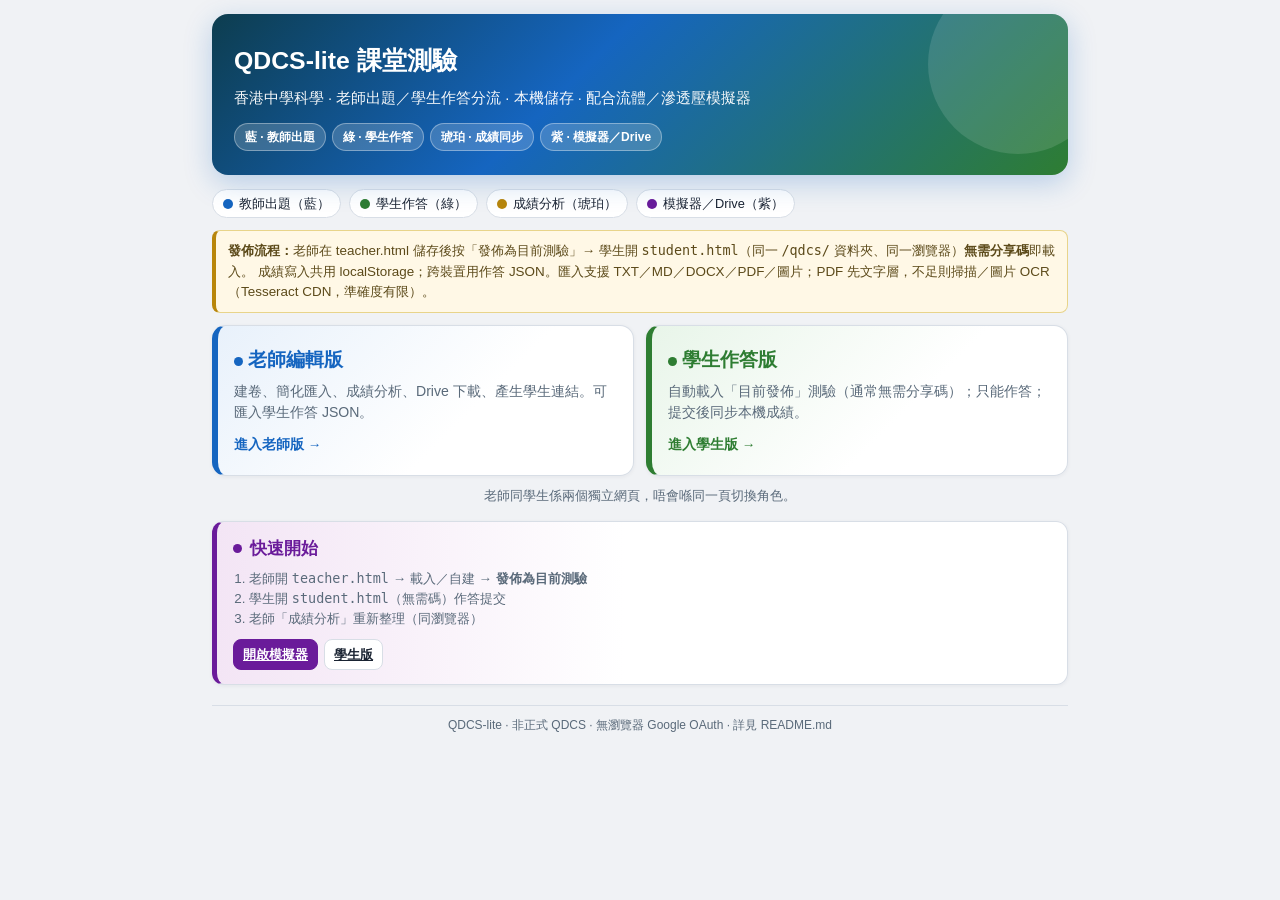
<file: qdcs/index.html>
<!DOCTYPE html>
<html lang="zh-HK">
<head>
<meta charset="UTF-8">
<meta name="viewport" content="width=device-width, initial-scale=1.0">
<title>QDCS-lite｜課堂測驗 — 請選擇老師／學生版</title>
<link rel="stylesheet" href="styles.css">
</head>
<body>
<div class="wrap">
  <div class="cover-hero">
    <h1>QDCS-lite 課堂測驗</h1>
    <p class="sub">香港中學科學 · 老師出題／學生作答分流 · 本機儲存 · 配合流體／滲透壓模擬器</p>
    <div class="pills">
      <span class="pill">藍 · 教師出題</span>
      <span class="pill">綠 · 學生作答</span>
      <span class="pill">琥珀 · 成績同步</span>
      <span class="pill">紫 · 模擬器／Drive</span>
    </div>
  </div>

  <div class="legend" aria-label="顏色圖例">
    <span><i class="blue"></i>教師出題（藍）</span>
    <span><i class="green"></i>學生作答（綠）</span>
    <span><i class="amber"></i>成績分析（琥珀）</span>
    <span><i class="purple"></i>模擬器／Drive（紫）</span>
  </div>

  <div class="sync-note">
    <strong>發佈流程：</strong>老師在 teacher.html 儲存後按「發佈為目前測驗」→ 學生開 <code>student.html</code>（同一 <code>/qdcs/</code> 資料夾、同一瀏覽器）<strong>無需分享碼</strong>即載入。
    成績寫入共用 localStorage；跨裝置用作答 JSON。匯入支援 TXT／MD／DOCX／PDF／圖片；PDF 先文字層，不足則掃描／圖片 OCR（Tesseract CDN，準確度有限）。
  </div>

  <div class="hub-grid">
    <a class="hub-card teacher" href="teacher.html">
      <h2><span class="dot blue"></span> 老師編輯版</h2>
      <p>建卷、簡化匯入、成績分析、Drive 下載、產生學生連結。可匯入學生作答 JSON。</p>
      <span class="go">進入老師版 →</span>
    </a>
    <a class="hub-card student" href="student.html">
      <h2><span class="dot green"></span> 學生作答版</h2>
      <p>自動載入「目前發佈」測驗（通常無需分享碼）；只能作答；提交後同步本機成績。</p>
      <span class="go">進入學生版 →</span>
    </a>
  </div>
  <p class="muted" style="text-align:center;margin:10px 0 0">老師同學生係兩個獨立網頁，唔會喺同一頁切換角色。</p>

  <div class="card tone-purple" style="margin-top:14px">
    <h2><span class="dot purple"></span>快速開始</h2>
    <ol class="muted" style="margin:0;padding-left:1.2em">
      <li>老師開 <code>teacher.html</code> → 載入／自建 → <strong>發佈為目前測驗</strong></li>
      <li>學生開 <code>student.html</code>（無需碼）作答提交</li>
      <li>老師「成績分析」重新整理（同瀏覽器）</li>
    </ol>
    <div class="flex-gap" style="margin-top:10px">
      <a class="btn btn-sm btn-purple" href="../hydrostatic-osmotic-pressure.html" target="_blank" rel="noopener">開啟模擬器</a>
      <a class="btn btn-sm" href="student.html">學生版</a>
    </div>
  </div>

  <footer class="app-foot">QDCS-lite · 非正式 QDCS · 無瀏覽器 Google OAuth · 詳見 README.md</footer>
</div>
</body>
</html>
</file>
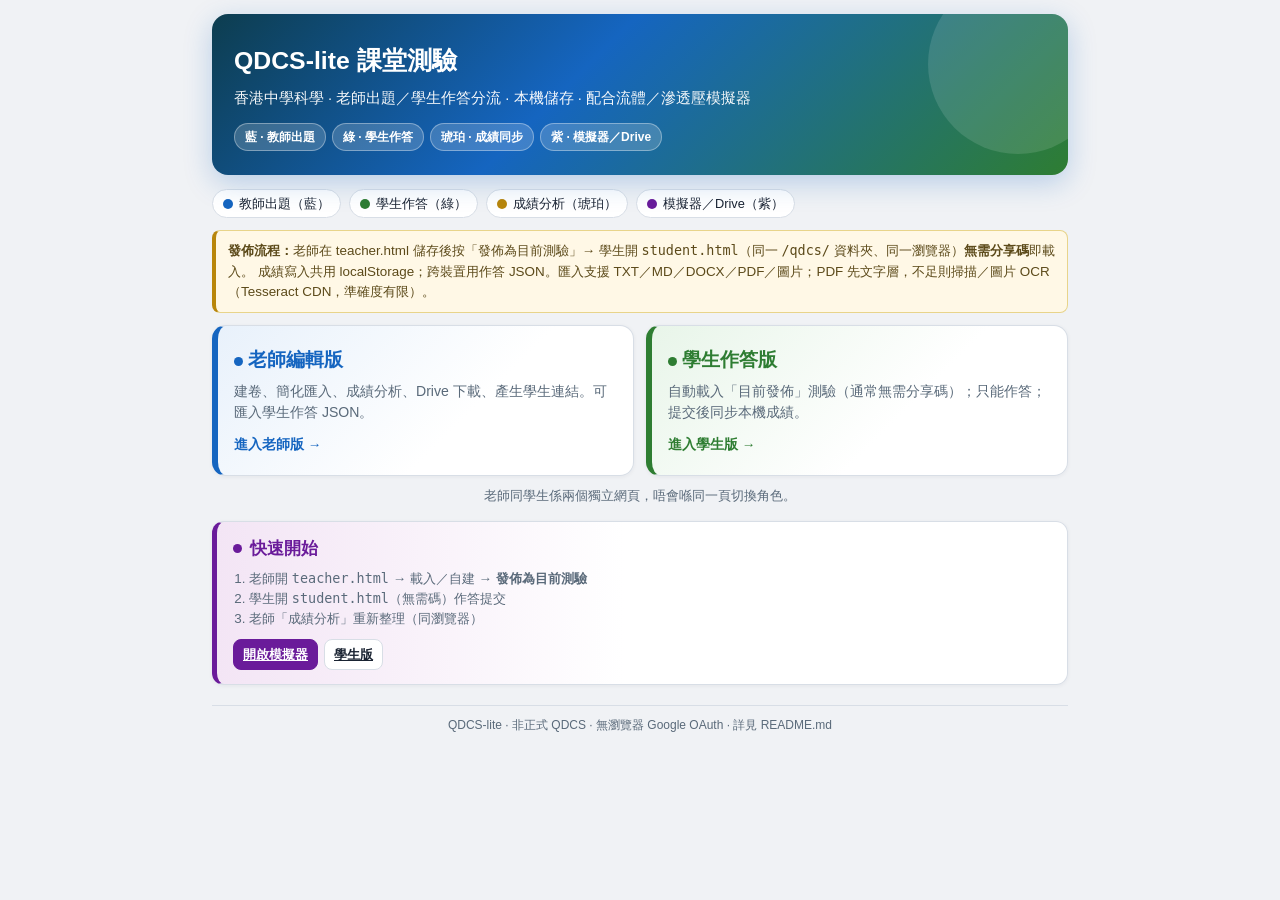
<file: qdcs-lite.html>
<!DOCTYPE html>
<html lang="zh-HK">
<head>
<meta charset="UTF-8">
<meta name="viewport" content="width=device-width, initial-scale=1.0">
<meta http-equiv="refresh" content="0; url=qdcs/index.html">
<link rel="canonical" href="qdcs/index.html">
<title>QDCS-lite → 老師入口</title>
<style>body{font-family:sans-serif;max-width:520px;margin:40px auto;padding:16px;line-height:1.5}
a.card{display:block;padding:14px;margin:10px 0;border-radius:10px;text-decoration:none;color:#1a2332;border:1px solid #ddd;border-left:5px solid}
a.t{border-left-color:#1565c0;background:#e8f1fb} a.s{border-left-color:#2e7d32;background:#e8f5e9}
</style>
</head>
<body>
<h1>QDCS-lite</h1>
<p>此頁已改為入口，會轉到老師／學生分頁。</p>
<a class="card t" href="qdcs/index.html"><strong>老師入口</strong><br>選擇老師編輯版或學生作答版</a>
<a class="card t" href="qdcs/teacher.html"><strong>老師編輯版</strong><br>出題／匯入／成績／Drive</a>
<a class="card s" href="qdcs/student.html"><strong>學生作答版</strong><br>發佈後免碼作答；備用分享碼與自動評分</a>
<p style="color:#666;font-size:.9rem">若未自動跳轉，請按「老師入口」。</p>
</body>
</html>
</file>
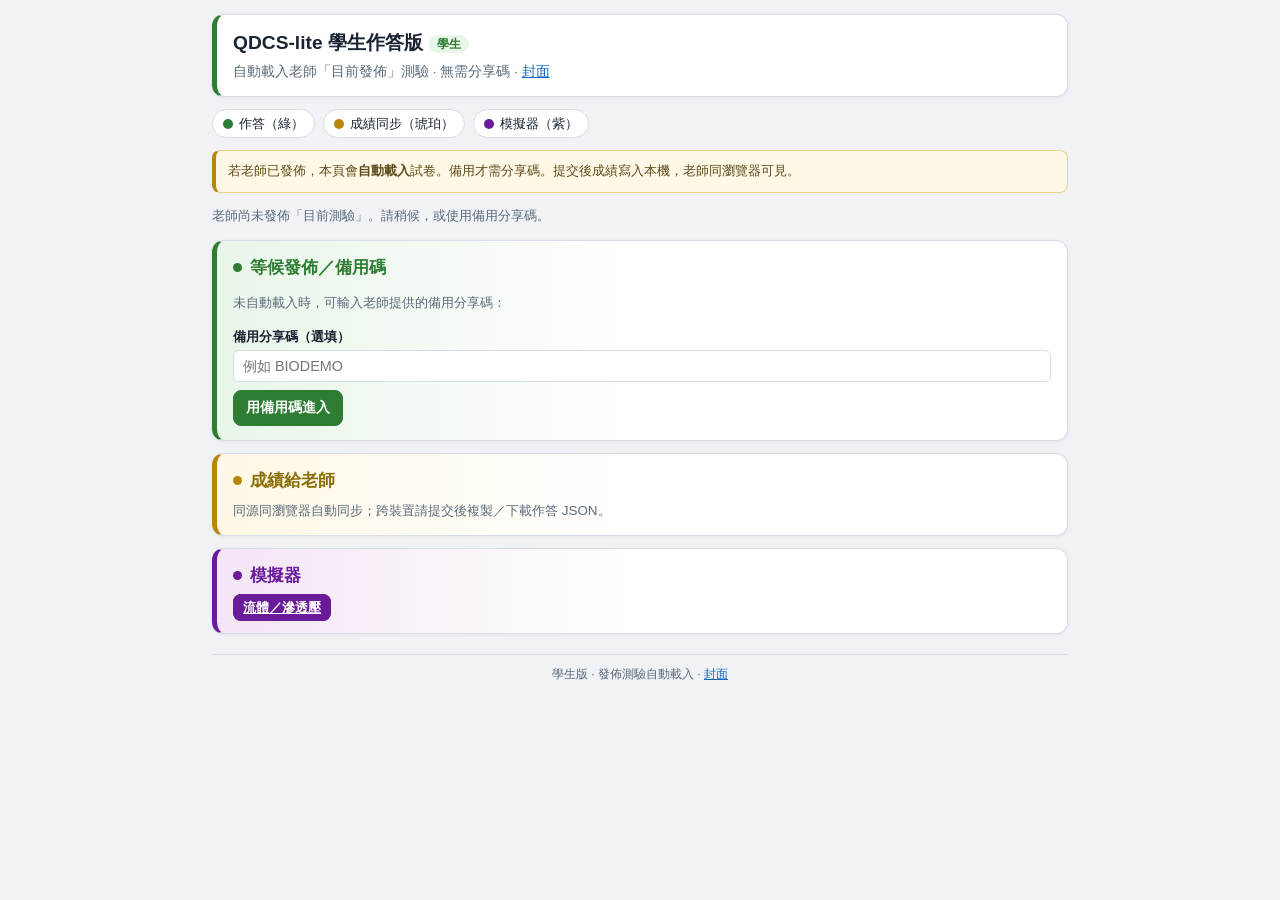
<file: qdcs/student.html>
<!DOCTYPE html>
<html lang="zh-HK">
<head>
<meta charset="UTF-8">
<meta name="viewport" content="width=device-width, initial-scale=1.0">
<title>QDCS-lite｜學生作答版</title>
<style>
/* QDCS-lite — clean color-card layout (HK TC) */
:root {
  --bg: #f0f2f5;
  --ink: #1a2332;
  --muted: #5a6a7a;
  --card: #fff;
  --border: #d8dee6;
  --radius: 12px;
  --shadow: 0 1px 4px rgba(26,35,50,.06);
  --font: "Noto Sans TC", "PingFang TC", "Microsoft JhengHei", "Heiti TC", "Segoe UI", sans-serif;
  /* Section colors */
  --blue: #1565c0;
  --blue-bg: #e8f1fb;
  --blue-border: #90caf9;
  --green: #2e7d32;
  --green-bg: #e8f5e9;
  --green-border: #a5d6a7;
  --amber: #b8860b;
  --amber-bg: #fff8e6;
  --amber-border: #e8d48a;
  --purple: #6a1b9a;
  --purple-bg: #f3e5f5;
  --purple-border: #ce93d8;
  --ok: #2e7d32;
  --ok-bg: #e8f5e9;
  --danger: #c62828;
}
* { box-sizing: border-box; }
body {
  margin: 0;
  font-family: var(--font);
  background: var(--bg);
  color: var(--ink);
  line-height: 1.5;
  font-size: 15px;
}
.wrap { max-width: 880px; margin: 0 auto; padding: 14px 12px 48px; }
a { color: var(--blue); }

header.app-header {
  background: #fff;
  border: 1px solid var(--border);
  border-radius: var(--radius);
  padding: 14px 16px;
  margin-bottom: 12px;
  box-shadow: var(--shadow);
}
header.app-header h1 { margin: 0 0 4px; font-size: 1.2rem; font-weight: 700; }
header.app-header .sub { margin: 0; color: var(--muted); font-size: .85rem; }
.badge-lite {
  display: inline-block;
  background: #eee;
  color: var(--muted);
  padding: 1px 7px;
  border-radius: 4px;
  font-size: .72rem;
  margin-left: 6px;
  vertical-align: middle;
  font-weight: 600;
}

/* Color legend */
.legend {
  display: flex;
  flex-wrap: wrap;
  gap: 8px;
  margin-bottom: 12px;
  font-size: .8rem;
}
.legend span {
  display: inline-flex;
  align-items: center;
  gap: 6px;
  background: #fff;
  border: 1px solid var(--border);
  border-radius: 999px;
  padding: 4px 10px;
}
.legend i {
  width: 10px;
  height: 10px;
  border-radius: 50%;
  display: inline-block;
}
.legend i.blue { background: var(--blue); }
.legend i.green { background: var(--green); }
.legend i.amber { background: var(--amber); }
.legend i.purple { background: var(--purple); }

.assumption {
  background: #fff;
  border: 1px solid var(--border);
  border-radius: 8px;
  padding: 8px 12px;
  margin-bottom: 12px;
  font-size: .8rem;
  color: var(--muted);
}

.nav-bar {
  display: flex;
  flex-wrap: wrap;
  gap: 6px;
  margin-bottom: 12px;
}
.nav-btn, .btn {
  border: 1px solid var(--border);
  background: #fff;
  border-radius: 8px;
  cursor: pointer;
  font-family: inherit;
  font-size: .86rem;
  font-weight: 600;
  color: var(--ink);
  padding: 8px 12px;
}
.nav-btn:hover, .btn:hover { filter: brightness(.97); }
.nav-btn.active { color: #fff; border-color: transparent; }
.nav-btn[data-panel="home"].active { background: #455a64; }
.nav-btn[data-panel="teacher"].active,
.nav-btn[data-panel="import"].active { background: var(--blue); }
.nav-btn[data-panel="student"].active { background: var(--green); }
.nav-btn[data-panel="analytics"].active { background: var(--amber); color: #1a2332; }
.nav-btn[data-panel="drive"].active { background: var(--purple); }

.btn-primary { background: var(--blue); border-color: var(--blue); color: #fff; }
.btn-success { background: var(--green); border-color: var(--green); color: #fff; }
.btn-amber { background: var(--amber); border-color: var(--amber); color: #1a2332; }
.btn-purple { background: var(--purple); border-color: var(--purple); color: #fff; }
.btn-danger { background: #fff; border-color: var(--danger); color: var(--danger); }
.btn-sm { padding: 5px 9px; font-size: .8rem; }
.btn:disabled { opacity: .45; cursor: not-allowed; }

.panel { display: none; }
.panel.active { display: block; }

/* Colored section cards */
.card {
  background: var(--card);
  border-radius: var(--radius);
  padding: 14px 16px;
  margin-bottom: 12px;
  box-shadow: var(--shadow);
  border: 1px solid var(--border);
  border-left-width: 5px;
}
.card h2 {
  margin: 0 0 8px;
  font-size: 1.05rem;
  display: flex;
  align-items: center;
  gap: 8px;
}
.card h3 { margin: 12px 0 6px; font-size: .95rem; }
.card.tone-blue { border-left-color: var(--blue); background: linear-gradient(90deg, var(--blue-bg) 0%, #fff 48%); }
.card.tone-blue h2 { color: var(--blue); }
.card.tone-green { border-left-color: var(--green); background: linear-gradient(90deg, var(--green-bg) 0%, #fff 48%); }
.card.tone-green h2 { color: var(--green); }
.card.tone-amber { border-left-color: var(--amber); background: linear-gradient(90deg, var(--amber-bg) 0%, #fff 48%); }
.card.tone-amber h2 { color: #8a6d00; }
.card.tone-purple { border-left-color: var(--purple); background: linear-gradient(90deg, var(--purple-bg) 0%, #fff 48%); }
.card.tone-purple h2 { color: var(--purple); }
.card.tone-neutral { border-left-color: #90a4ae; }

.dot {
  width: 9px; height: 9px; border-radius: 50%; display: inline-block; flex-shrink: 0;
}
.dot.blue { background: var(--blue); }
.dot.green { background: var(--green); }
.dot.amber { background: var(--amber); }
.dot.purple { background: var(--purple); }

.muted { color: var(--muted); font-size: .84rem; }
.grid-2 { display: grid; grid-template-columns: 1fr 1fr; gap: 10px; }
@media (max-width: 640px) { .grid-2 { grid-template-columns: 1fr; } }

label.field {
  display: block;
  margin-bottom: 8px;
  font-size: .84rem;
  font-weight: 600;
}
label.field input, label.field select, label.field textarea,
.field-input, .field-select, .field-textarea {
  display: block;
  width: 100%;
  margin-top: 3px;
  padding: 7px 9px;
  border: 1px solid var(--border);
  border-radius: 6px;
  font-family: inherit;
  font-size: .9rem;
  font-weight: 400;
  background: #fff;
}
textarea { min-height: 72px; resize: vertical; }

.q-block {
  border: 1px solid var(--blue-border);
  border-radius: 8px;
  padding: 10px;
  margin-bottom: 10px;
  background: #fff;
}
.q-block .q-head {
  display: flex;
  flex-wrap: wrap;
  gap: 6px;
  align-items: center;
  margin-bottom: 6px;
}
.q-block .q-num {
  background: var(--blue-bg);
  color: var(--blue);
  font-weight: 700;
  padding: 2px 7px;
  border-radius: 4px;
  font-size: .8rem;
}
.opt-row { display: flex; gap: 6px; align-items: center; margin-bottom: 5px; }
.opt-row input[type="text"] { flex: 1; }

.share-box {
  background: var(--blue-bg);
  border: 1px dashed var(--blue);
  border-radius: 8px;
  padding: 10px;
  margin-top: 8px;
  word-break: break-all;
  font-size: .88rem;
}
.share-box code { background: #fff; padding: 1px 5px; border-radius: 3px; }

.table-wrap { overflow-x: auto; }
table.scores { width: 100%; border-collapse: collapse; font-size: .84rem; background: #fff; }
table.scores th, table.scores td { border: 1px solid var(--border); padding: 6px 8px; text-align: left; }
table.scores th { background: var(--amber-bg); }

.chart-wrap {
  background: #fff;
  border: 1px solid var(--amber-border);
  border-radius: 8px;
  padding: 10px;
  margin: 10px 0;
}
.chart-wrap canvas { max-width: 100%; display: block; margin: 0 auto; }

.stat-row { display: flex; flex-wrap: wrap; gap: 8px; margin: 8px 0; }
.stat-pill {
  background: #fff;
  border: 1px solid var(--amber-border);
  border-radius: 8px;
  padding: 8px 12px;
  min-width: 100px;
}
.stat-pill .val { font-size: 1.25rem; font-weight: 700; color: #8a6d00; }
.stat-pill .lbl { font-size: .72rem; color: var(--muted); }

.student-q {
  margin-bottom: 14px;
  padding-bottom: 10px;
  border-bottom: 1px solid var(--green-border);
}
.student-q .stem { font-weight: 600; margin-bottom: 6px; }
.choice-label {
  display: flex;
  gap: 8px;
  align-items: flex-start;
  padding: 7px 9px;
  border: 1px solid var(--border);
  border-radius: 6px;
  margin-bottom: 5px;
  cursor: pointer;
  background: #fff;
}
.choice-label:hover { border-color: var(--green); }
.choice-label.correct-mark { background: var(--ok-bg); border-color: var(--ok); }
.choice-label.wrong-mark { background: #ffebee; border-color: var(--danger); }

.result-banner {
  padding: 12px;
  border-radius: 8px;
  margin-bottom: 12px;
  font-weight: 600;
}
.result-banner.pass { background: var(--ok-bg); color: var(--ok); border: 1px solid #a5d6a7; }
.result-banner.review { background: var(--amber-bg); color: #5c4a1a; border: 1px solid var(--amber-border); }

.quiz-list-item {
  display: flex;
  flex-wrap: wrap;
  justify-content: space-between;
  align-items: center;
  gap: 8px;
  padding: 8px 0;
  border-bottom: 1px solid var(--border);
}
.quiz-list-item:last-child { border-bottom: none; }

.tag {
  display: inline-block;
  font-size: .7rem;
  padding: 1px 5px;
  border-radius: 3px;
  background: #eee;
  color: var(--muted);
  margin-left: 3px;
}
.tag.mcq { background: #e3f2fd; color: #1565c0; }
.tag.tf { background: #f3e5f5; color: #7b1fa2; }
.tag.fill { background: #fff3e0; color: #e65100; }
.tag.sa { background: #e8f5e9; color: #2e7d32; }

.import-preview {
  max-height: 240px;
  overflow-y: auto;
  background: #fff;
  border: 1px solid var(--blue-border);
  border-radius: 6px;
  padding: 8px;
  font-size: .82rem;
  white-space: pre-wrap;
}

.drive-hint {
  background: #fff;
  border: 1px solid var(--purple-border);
  border-radius: 8px;
  padding: 10px;
  font-size: .84rem;
  margin: 8px 0;
}
.drive-hint code { background: var(--purple-bg); padding: 1px 5px; border-radius: 3px; word-break: break-all; }

.flex-gap { display: flex; flex-wrap: wrap; gap: 6px; align-items: center; }
.hidden { display: none !important; }

.toast {
  position: fixed;
  bottom: 20px;
  right: 20px;
  background: #263238;
  color: #fff;
  padding: 10px 14px;
  border-radius: 8px;
  z-index: 100;
  display: none;
  max-width: 300px;
  font-size: .86rem;
}
.toast.show { display: block; }

footer.app-foot {
  margin-top: 20px;
  padding-top: 10px;
  border-top: 1px solid var(--border);
  font-size: .75rem;
  color: var(--muted);
  text-align: center;
}

/* ——— Cover / hub landing ——— */
.cover-hero {
  position: relative;
  overflow: hidden;
  border-radius: 16px;
  padding: 28px 22px 24px;
  margin-bottom: 14px;
  color: #fff;
  background: linear-gradient(135deg, #0d3d4f 0%, #1565c0 42%, #2e7d32 100%);
  box-shadow: 0 8px 28px rgba(21, 101, 192, .25);
}
.cover-hero::after {
  content: "";
  position: absolute;
  right: -40px; top: -40px;
  width: 180px; height: 180px;
  border-radius: 50%;
  background: rgba(255,255,255,.12);
}
.cover-hero h1 { margin: 0 0 8px; font-size: 1.55rem; position: relative; z-index: 1; }
.cover-hero .sub { margin: 0; opacity: .95; font-size: .92rem; position: relative; z-index: 1; max-width: 36em; }
.cover-hero .pills { margin-top: 14px; display: flex; flex-wrap: wrap; gap: 6px; position: relative; z-index: 1; }
.cover-hero .pill {
  background: rgba(255,255,255,.18);
  border: 1px solid rgba(255,255,255,.35);
  border-radius: 999px;
  padding: 4px 10px;
  font-size: .75rem;
  font-weight: 600;
}
.hub-grid { display: grid; grid-template-columns: 1fr 1fr; gap: 12px; }
@media (max-width: 640px) { .hub-grid { grid-template-columns: 1fr; } }
a.hub-card {
  display: block; text-decoration: none; color: inherit;
  border-radius: 14px; padding: 20px 16px;
  border: 1px solid var(--border); border-left-width: 6px;
  background: #fff; box-shadow: var(--shadow);
  transition: transform .15s, box-shadow .15s;
}
a.hub-card:hover { transform: translateY(-3px); box-shadow: 0 8px 22px rgba(26,35,50,.12); }
a.hub-card.teacher { border-left-color: var(--blue); background: linear-gradient(135deg, var(--blue-bg), #fff 60%); }
a.hub-card.student { border-left-color: var(--green); background: linear-gradient(135deg, var(--green-bg), #fff 60%); }
a.hub-card h2 { margin: 0 0 6px; font-size: 1.2rem; }
a.hub-card.teacher h2 { color: var(--blue); }
a.hub-card.student h2 { color: var(--green); }
a.hub-card p { margin: 0; color: var(--muted); font-size: .88rem; }
a.hub-card .go { display: inline-block; margin-top: 12px; font-weight: 700; font-size: .85rem; }
a.hub-card.teacher .go { color: var(--blue); }
a.hub-card.student .go { color: var(--green); }
.sync-note {
  background: var(--amber-bg);
  border: 1px solid var(--amber-border);
  border-left: 4px solid var(--amber);
  border-radius: 8px;
  padding: 10px 12px;
  font-size: .84rem;
  color: #5c4a1a;
  margin-bottom: 12px;
}
.mode-pill { font-size: .75rem; font-weight: 700; padding: 2px 8px; border-radius: 999px; margin-left: 6px; vertical-align: middle; }
.mode-pill.teacher { background: var(--blue-bg); color: var(--blue); }
.mode-pill.student { background: var(--green-bg); color: var(--green); }
body[data-mode="student"] header.app-header { border-left: 5px solid var(--green); }
body[data-mode="teacher"] header.app-header { border-left: 5px solid var(--blue); }
.tag.sa { background: #e8f5e9; color: #2e7d32; }
.tag.la { background: #e0f7fa; color: #00838f; }
.tag.essay { background: #fce4ec; color: #ad1457; }
.ta-short { min-height: 52px; }
.ta-long { min-height: 110px; }
.ta-essay { min-height: 180px; }
.publish-banner {
  background: var(--green-bg);
  border: 1px solid var(--green-border);
  border-left: 4px solid var(--green);
  border-radius: 8px;
  padding: 10px 12px;
  margin-bottom: 12px;
  font-size: .88rem;
}


/* PDF / question figure thumbs */
.q-figs, .bq-figs, .ip-figs {
  display: flex;
  flex-wrap: wrap;
  gap: 8px;
  margin: 8px 0;
  align-items: flex-start;
}
.q-fig, .bq-fig, .ip-fig {
  max-width: 100%;
  max-height: 220px;
  width: auto;
  height: auto;
  border: 1px solid var(--border);
  border-radius: 6px;
  background: #fff;
  object-fit: contain;
}
.ip-fig { max-height: 96px; max-width: 140px; }
.bq-fig { max-height: 160px; max-width: 240px; }
.bq-fig-wrap {
  display: inline-flex;
  flex-direction: column;
  gap: 4px;
  align-items: flex-start;
}
.bq-fig-wrap .btn { align-self: stretch; }
.bq-fig-note { font-size: .75rem; color: var(--muted); margin: 0 0 4px; }

</style>
</head>
<body data-mode="student">
<div class="wrap">

  <header class="app-header">
    <h1>QDCS-lite 學生作答版<span class="mode-pill student">學生</span></h1>
    <p class="sub">自動載入老師「目前發佈」測驗 · 無需分享碼 · <a href="index.html">封面</a></p>
  </header>
  
  <div class="legend" aria-label="顏色圖例">
    <span><i class="green"></i>作答（綠）</span>
    <span><i class="amber"></i>成績同步（琥珀）</span>
    <span><i class="purple"></i>模擬器（紫）</span>
  </div>
  <div class="sync-note">
    若老師已發佈，本頁會<strong>自動載入</strong>試卷。備用才需分享碼。提交後成績寫入本機，老師同瀏覽器可見。
  </div>
  <p id="student-pub-status" class="muted"></p>
  <nav class="nav-bar hidden"><button type="button" class="nav-btn" data-panel="student">學生</button></nav>
  <section id="panel-student" class="panel active">
    <div id="student-root">
      <div class="card tone-green">
        <h2><span class="dot green"></span>等候發佈／備用碼</h2>
        <p class="muted">未自動載入時，可輸入老師提供的備用分享碼：</p>
        <label class="field">備用分享碼（選填）
          <input type="text" id="join-code-stu" class="field-input" placeholder="例如 BIODEMO" maxlength="12" />
        </label>
        <button type="button" class="btn btn-success" id="btn-enter-stu">用備用碼進入</button>
      </div>
      <div class="card tone-amber">
        <h2><span class="dot amber"></span>成績給老師</h2>
        <p class="muted" style="margin:0">同源同瀏覽器自動同步；跨裝置請提交後複製／下載作答 JSON。</p>
      </div>
      <div class="card tone-purple">
        <h2><span class="dot purple"></span>模擬器</h2>
        <a class="btn btn-sm btn-purple" href="../hydrostatic-osmotic-pressure.html" target="_blank" rel="noopener">流體／滲透壓</a>
      </div>
    </div>
  </section>
  <section id="panel-home" class="panel hidden"></section>
  <section id="panel-teacher" class="panel hidden">
    <div id="builder-wrap" class="hidden"></div><div id="teacher-list"></div>
    <input id="bq-title"/><input id="bq-subject"/><textarea id="bq-desc"></textarea><span id="bq-code"></span>
    <div id="builder-questions"></div><div id="share-area"></div>
    <button id="btn-new-quiz"></button><button id="btn-add-q"></button><button id="btn-save-quiz"></button>
    <button id="btn-cancel-builder"></button><select id="new-q-type"></select>
    <button id="btn-export-json"></button><input type="file" id="import-json-file"/>
  </section>
  <section id="panel-import" class="panel hidden">
    <input type="file" id="import-file"/><textarea id="import-text"></textarea>
    <button id="btn-parse-import"></button><button id="btn-import-apply"></button><div id="import-preview"></div>
  </section>
  <section id="panel-analytics" class="panel hidden">
    <select id="analytics-code"></select><button id="btn-refresh-analytics"></button>
    <button id="btn-export-csv-analytics"></button><button id="btn-export-attempts-json"></button>
    <input type="file" id="import-attempts-file"/><div id="analytics-out"></div>
  </section>
  <section id="panel-drive" class="panel hidden">
    <button id="btn-load-sample"></button><select id="drive-export-code"></select>
    <button id="btn-drive-json"></button><button id="btn-drive-csv"></button>
    <button id="btn-drive-readme"></button><div id="drive-filename-hint"></div>
  </section>
  <div id="publish-status" class="hidden"></div>
  <input type="text" id="join-code" class="hidden"/><button type="button" id="btn-join" class="hidden"></button>
  <footer class="app-foot">學生版 · 發佈測驗自動載入 · <a href="index.html">封面</a></footer>
  <script>
  document.addEventListener("DOMContentLoaded", function () {
    var btn = document.getElementById("btn-enter-stu");
    if (btn) btn.addEventListener("click", function () {
      var c = (document.getElementById("join-code-stu").value || "").trim().toUpperCase();
      document.getElementById("join-code").value = c;
      document.getElementById("btn-join").click();
    });
  });
  </script>

</div>
<div id="toast" class="toast" role="status"></div>
<script>window.QDCS_PAGE_MODE = "student";</script>
<script>
/**
 * Built-in sample quiz: hydrostatic / fluid pressure & osmotic pressure
 * Themes: capillary arteriole–venule exchange; potato × sucrose osmosis
 */
window.QDCS_SAMPLE_QUIZ = {
  id: "sample-fluid-osmotic",
  code: "BIODEMO",
  title: "流體壓力與滲透壓（示範卷）Fluid & Osmotic Pressure Sample",
  subject: "生物 Biology",
  description: "配合微血管組織液交換與馬鈴薯×蔗糖滲透模擬器之課堂小測。Auto-mark objective items; short answers use keywords.",
  createdAt: "2026-10-21T00:00:00+08:00",
  questions: [
    {
      id: "q1",
      type: "mcq",
      stem: "在微血管動脈端（arteriole end），下列哪一項通常較大，因而以過濾（filtration）為主？",
      options: [
        "靜水壓 hydrostatic pressure",
        "膠體滲透壓 oncotic / osmotic pressure",
        "大氣壓 atmospheric pressure",
        "細胞內壓 turgor pressure"
      ],
      answer: 0,
      marks: 1,
      explanation: "動脈端靜水壓通常高於膠體滲透壓，液體由微血管濾出至組織間隙。"
    },
    {
      id: "q2",
      type: "mcq",
      stem: "在微血管靜脈端（venule end），相對較強的力量是：",
      options: [
        "靜水壓遠高於滲透壓 → 持續過濾",
        "膠體滲透壓相對較顯著 → 重吸收 reabsorption",
        "只有重力作用",
        "完全沒有淨流動"
      ],
      answer: 1,
      marks: 1,
      explanation: "沿微血管靜水壓下降，靜脈端膠體滲透壓相對較重要，促成重吸收。"
    },
    {
      id: "q3",
      type: "tf",
      stem: "組織液（tissue fluid）的形成與靜水壓、滲透壓的淨合力有關。",
      answer: true,
      marks: 1,
      explanation: "正確。淨過濾壓 ≈ 靜水壓差 − 滲透壓差（簡化模型）。"
    },
    {
      id: "q4",
      type: "tf",
      stem: "植物細胞放入高滲透壓（hypertonic）蔗糖溶液中，細胞通常會吸水膨脹。",
      answer: false,
      marks: 1,
      explanation: "錯誤。高滲（高蔗糖濃度）環境下水勢較低，細胞失水，可能出現質壁分離 plasmolysis。"
    },
    {
      id: "q5",
      type: "fill",
      stem: "馬鈴薯塊浸於高濃度蔗糖溶液後質量減少，主要因為水分子經 ______ 由高水勢移向低水勢。（填英文或中文關鍵詞）",
      answer: ["osmosis", "滲透", "滲透作用"],
      marks: 1,
      explanation: "水以滲透（osmosis）離開細胞／組織。"
    },
    {
      id: "q6",
      type: "fill",
      stem: "微血管壁容許水及小分子通過，但一般不容許大分子 ______ 輕易通過，因而維持血漿膠體滲透壓。",
      answer: ["蛋白質", "protein", "plasma protein", "血漿蛋白", "albumin"],
      marks: 1,
      explanation: "血漿蛋白（如白蛋白）是膠體滲透壓的主要來源。"
    },
    {
      id: "q7",
      type: "la",
      stem: "【長答】說明微血管動脈端與靜脈端液體交換的主要差異，並指出靜水壓與滲透壓的角色。",
      answerKeywords: ["靜水壓", "hydrostatic", "滲透", "osmotic", "過濾", "filtration", "重吸收", "reabsorption", "動脈", "靜脈"],
      marks: 4,
      explanation: "長答關鍵詞比例給分；教師可再調分。"
    },
    {
      id: "q8",
      type: "essay",
      stem: "【論述】結合馬鈴薯×蔗糖實驗與微血管交換，討論「水勢／壓力差」概念如何同時應用於植物細胞與哺乳類微循環。（須組織段落）",
      answerKeywords: ["水勢", "water potential", "靜水壓", "滲透", "osmosis", "蔗糖", "過濾", "重吸收"],
      marks: 6,
      explanation: "論述題以教師評閱為主；系統最多給參考半分。"
    }
  ]
};

</script>
<script>
/**
 * QDCS-lite — educational quiz MVP for HK secondary science
 * Data: localStorage only. No paid APIs.
 */
(function () {
  "use strict";

  const LS_QUIZZES = "qdcs_lite_quizzes_v1";
  const LS_ATTEMPTS = "qdcs_lite_attempts_v1";
  const LS_PUBLISHED = "qdcs_lite_published_v1";

  const TYPE_LABEL = {
    mcq: "多項選擇 MCQ",
    tf: "是非 T/F",
    fill: "填充 Fill-in",
    sa: "短答 Short",
    la: "長答 Long",
    essay: "論述 Essay"
  };

  // ——— storage ———
  function loadQuizzes() {
    try {
      const raw = localStorage.getItem(LS_QUIZZES);
      return raw ? JSON.parse(raw) : {};
    } catch (e) {
      return {};
    }
  }
  function saveQuizzes(map) {
    localStorage.setItem(LS_QUIZZES, JSON.stringify(map));
  }
  function loadAttempts() {
    try {
      const raw = localStorage.getItem(LS_ATTEMPTS);
      return raw ? JSON.parse(raw) : [];
    } catch (e) {
      return [];
    }
  }
  function saveAttempts(arr) {
    localStorage.setItem(LS_ATTEMPTS, JSON.stringify(arr));
  }

  function ensureSample() {
    const map = loadQuizzes();
    if (!map.BIODEMO && window.QDCS_SAMPLE_QUIZ) {
      const s = JSON.parse(JSON.stringify(window.QDCS_SAMPLE_QUIZ));
      map[s.code] = s;
      saveQuizzes(map);
    }
  }

  function genCode() {
    const chars = "ABCDEFGHJKLMNPQRSTUVWXYZ23456789";
    let c = "";
    for (let i = 0; i < 6; i++) c += chars[Math.floor(Math.random() * chars.length)];
    const map = loadQuizzes();
    return map[c] ? genCode() : c;
  }

  function uid(prefix) {
    return (prefix || "id") + "_" + Date.now().toString(36) + Math.random().toString(36).slice(2, 7);
  }

  function toast(msg) {
    const el = document.getElementById("toast");
    el.textContent = msg;
    el.classList.add("show");
    clearTimeout(toast._t);
    toast._t = setTimeout(() => el.classList.remove("show"), 2800);
  }

  function showPanel(name) {
    // Teacher edition must never activate an in-page student answering panel
    if (pageMode() === "teacher" && name === "student") return;
    document.querySelectorAll(".panel").forEach((p) => p.classList.remove("active"));
    document.querySelectorAll(".nav-btn").forEach((b) => b.classList.remove("active"));
    const panel = document.getElementById("panel-" + name);
    if (panel) panel.classList.add("active");
    const btn = document.querySelector('.nav-btn[data-panel="' + name + '"]');
    if (btn) btn.classList.add("active");
    if (name === "home") renderHome();
    if (name === "teacher") renderTeacherList();
    if (name === "analytics") renderAnalyticsSelect();
    if (name === "drive") refreshDriveExportSelect();
  }

  // ——— URL share ———
  function getShareFromUrl() {
    const hash = location.hash.replace(/^#/, "");
    const params = new URLSearchParams(hash.includes("=") ? hash : "");
    // support #q=CODE or #CODE or ?q=CODE
    let code = params.get("q") || params.get("code");
    if (!code && hash && !hash.includes("=")) code = hash.toUpperCase();
    const qs = new URLSearchParams(location.search);
    if (!code) code = qs.get("q") || qs.get("code");
    return code ? code.toUpperCase() : null;
  }

  function studentLink(code) {
    // Prefer dedicated student page when present (same folder / same origin → shared localStorage)
    const here = location.href.split("#")[0].split("?")[0];
    let studentBase = here;
    if (/teacher\.html$/i.test(here) || /index\.html$/i.test(here) || /qdcs-lite-single\.html$/i.test(here) || /qdcs-lite-all-in-one\.html$/i.test(here)) {
      studentBase = here.replace(/[^/]+$/, "student.html");
    } else if (/teacher\.html$/i.test(location.pathname)) {
      studentBase = here.replace(/teacher\.html$/i, "student.html");
    }
    // If already on student.html, keep it
    if (/student\.html$/i.test(here)) studentBase = here;
    return studentBase + "#q=" + encodeURIComponent(code);
  }

  function teacherLink() {
    const here = location.href.split("#")[0].split("?")[0];
    if (/student\.html$/i.test(here)) return here.replace(/student\.html$/i, "teacher.html");
    if (/[^/]+$/.test(here)) return here.replace(/[^/]+$/, "teacher.html");
    return here;
  }

  function pageMode() {
    if (window.QDCS_PAGE_MODE) return window.QDCS_PAGE_MODE;
    const q = new URLSearchParams(location.search).get("mode");
    if (q === "teacher" || q === "student") return q;
    const path = (location.pathname || "").toLowerCase();
    if (path.endsWith("teacher.html")) return "teacher";
    if (path.endsWith("student.html")) return "student";
    // hash quiz code → student experience
    if (getShareFromUrl()) return "student";
    return "hub";
  }

  // ——— marking ———
  function norm(s) {
    return String(s || "")
      .trim()
      .toLowerCase()
      .replace(/\s+/g, " ");
  }

  function markQuestion(q, studentAns) {
    const marks = Number(q.marks) || 1;
    if (q.type === "mcq") {
      const ok = Number(studentAns) === Number(q.answer);
      return { score: ok ? marks : 0, max: marks, correct: ok };
    }
    if (q.type === "tf") {
      const sa = studentAns === true || studentAns === "true" || studentAns === "T" || studentAns === "是";
      const ok = sa === Boolean(q.answer);
      return { score: ok ? marks : 0, max: marks, correct: ok };
    }
    if (q.type === "fill") {
      const answers = Array.isArray(q.answer) ? q.answer : [q.answer];
      const n = norm(studentAns);
      const ok = answers.some((a) => norm(a) === n || (n && norm(a).includes(n) && n.length >= 2));
      // exact first; also accept if student matches one answer exactly after norm
      const exact = answers.some((a) => norm(a) === n);
      return { score: exact || ok ? marks : 0, max: marks, correct: exact || ok };
    }
    // 短答：exact 或關鍵詞（較嚴）
    if (q.type === "sa") {
      const text = norm(studentAns);
      const exacts = Array.isArray(q.answer) ? q.answer : q.answer ? [q.answer] : [];
      const kws = q.answerKeywords || [];
      if (!text) return { score: 0, max: marks, correct: false, matched: [] };
      if (exacts.some((a) => norm(a) === text)) {
        return { score: marks, max: marks, correct: true, matched: ["exact"] };
      }
      const matched = kws.filter((k) => text.includes(norm(k)));
      let ratio = 0;
      if (matched.length >= 2 || (kws.length && matched.length >= Math.ceil(kws.length / 2))) ratio = 1;
      else if (matched.length >= 1) ratio = 0.5;
      const score = Math.round(marks * ratio * 10) / 10;
      return { score, max: marks, correct: ratio === 1, partial: ratio === 0.5, matched };
    }
    // 長答：關鍵詞部分給分（較寬）
    if (q.type === "la") {
      const text = norm(studentAns);
      const kws = q.answerKeywords || [];
      if (!text) return { score: 0, max: marks, correct: false, matched: [], needsManual: false };
      if (!kws.length) {
        return { score: 0, max: marks, correct: false, partial: true, matched: [], needsManual: true, note: "待教師評閱" };
      }
      const matched = kws.filter((k) => text.includes(norm(k)));
      const ratio = kws.length ? matched.length / kws.length : 0;
      let award = 0;
      if (ratio >= 0.6) award = 1;
      else if (ratio >= 0.3 || matched.length >= 1) award = 0.5;
      const score = Math.round(marks * award * 10) / 10;
      return { score, max: marks, correct: award === 1, partial: award === 0.5, matched, needsManual: award < 1 };
    }
    // 論述：預設不自動給滿分；有關鍵詞則最多半分作參考，其餘待人工
    if (q.type === "essay") {
      const text = norm(studentAns);
      const kws = q.answerKeywords || [];
      if (!text) return { score: 0, max: marks, correct: false, matched: [], needsManual: true, note: "待教師評閱" };
      const matched = kws.filter((k) => text.includes(norm(k)));
      let score = 0;
      if (kws.length && matched.length >= Math.max(1, Math.ceil(kws.length / 3))) {
        score = Math.round(marks * 0.5 * 10) / 10;
      }
      return {
        score,
        max: marks,
        correct: false,
        partial: score > 0,
        matched,
        needsManual: true,
        note: "論述題須教師評閱（系統僅給參考分）"
      };
    }
    return { score: 0, max: marks, correct: false };
  }

  // ——— PDF figure extraction & association (MVP) ———
  var QDCS_PDF_IMG_MAX_PER_PAGE = 3;
  var QDCS_PDF_IMG_MAX_TOTAL = 12;
  var QDCS_PDF_IMG_MIN_PX = 48;
  var QDCS_PDF_IMG_MAX_SIDE = 900;
  var QDCS_PDF_IMG_JPEG_Q = 0.72;
  var QDCS_LS_WARN_BYTES = 1.5 * 1024 * 1024;

  function isSafeImageDataUrl(url) {
    return typeof url === "string" && /^data:image\/(png|jpe?g|webp);base64,/i.test(url);
  }

  function sanitizeQuestionImages(arr) {
    if (!Array.isArray(arr)) return [];
    return arr.filter(isSafeImageDataUrl).slice(0, QDCS_PDF_IMG_MAX_TOTAL);
  }

  function ensureQuestionImages(q) {
    if (!q) return q;
    q.images = sanitizeQuestionImages(q.images);
    return q;
  }

  function renderSafeFigsHtml(images, imgClass, alt) {
    const list = sanitizeQuestionImages(images);
    if (!list.length) return "";
    const cls = imgClass || "q-fig";
    const a = alt || "題目附圖";
    return (
      '<div class="q-figs">' +
      list
        .map(function (src) {
          return '<img class="' + cls + '" alt="' + a + '" src="' + src + '" />';
        })
        .join("") +
      "</div>"
    );
  }

  function pdfRawToRGBA(img) {
    const w = img.width | 0;
    const h = img.height | 0;
    if (!w || !h || !img.data) return null;
    const data = img.data;
    const out = new Uint8ClampedArray(w * h * 4);
    const kind = img.kind;
    // pdf.js ImageKind: GRAYSCALE_1BPP=1, RGB_24BPP=2, RGBA_32BPP=3
    if (kind === 3 || data.length === w * h * 4) {
      out.set(data.subarray ? data.subarray(0, out.length) : data);
      return out;
    }
    if (kind === 2 || data.length === w * h * 3) {
      for (let i = 0, j = 0; j < out.length && i + 2 < data.length; i += 3, j += 4) {
        out[j] = data[i];
        out[j + 1] = data[i + 1];
        out[j + 2] = data[i + 2];
        out[j + 3] = 255;
      }
      return out;
    }
    if (kind === 1 || data.length === Math.ceil(w / 8) * h) {
      let bit = 0;
      let byteIdx = 0;
      for (let y = 0; y < h; y++) {
        bit = 0;
        for (let x = 0; x < w; x++) {
          const byte = data[byteIdx] || 0;
          const on = (byte >> (7 - bit)) & 1;
          const v = on ? 0 : 255;
          const j = (y * w + x) * 4;
          out[j] = out[j + 1] = out[j + 2] = v;
          out[j + 3] = 255;
          bit++;
          if (bit === 8) {
            bit = 0;
            byteIdx++;
          }
        }
        if (bit !== 0) byteIdx++;
      }
      return out;
    }
    if (data.length >= w * h && data.length < w * h * 3) {
      for (let i = 0; i < w * h; i++) {
        const v = data[i];
        const j = i * 4;
        out[j] = out[j + 1] = out[j + 2] = v;
        out[j + 3] = 255;
      }
      return out;
    }
    return null;
  }

  function pdfImageToDataUrl(img) {
    if (!img) return null;
    try {
      const w = (img.width || img.naturalWidth || 0) | 0;
      const h = (img.height || img.naturalHeight || 0) | 0;
      if (!w || !h) return null;
      if (w < QDCS_PDF_IMG_MIN_PX || h < QDCS_PDF_IMG_MIN_PX) return null;

      let dw = w;
      let dh = h;
      const longest = Math.max(w, h);
      if (longest > QDCS_PDF_IMG_MAX_SIDE) {
        const s = QDCS_PDF_IMG_MAX_SIDE / longest;
        dw = Math.max(1, Math.round(w * s));
        dh = Math.max(1, Math.round(h * s));
      }

      const canvas = document.createElement("canvas");
      canvas.width = dw;
      canvas.height = dh;
      const ctx = canvas.getContext("2d");
      if (!ctx) return null;

      if (typeof HTMLImageElement !== "undefined" && img instanceof HTMLImageElement) {
        ctx.drawImage(img, 0, 0, dw, dh);
      } else if (typeof ImageBitmap !== "undefined" && img instanceof ImageBitmap) {
        ctx.drawImage(img, 0, 0, dw, dh);
      } else if (img.bitmap) {
        ctx.drawImage(img.bitmap, 0, 0, dw, dh);
      } else if (img.data) {
        const rgba = pdfRawToRGBA(img);
        if (!rgba) return null;
        const src = document.createElement("canvas");
        src.width = w;
        src.height = h;
        const sctx = src.getContext("2d");
        sctx.putImageData(new ImageData(rgba, w, h), 0, 0);
        ctx.drawImage(src, 0, 0, dw, dh);
      } else {
        return null;
      }
      return canvas.toDataURL("image/jpeg", QDCS_PDF_IMG_JPEG_Q);
    } catch (e) {
      return null;
    }
  }

  function resolvePdfImgObj(page, name) {
    return new Promise(function (resolve) {
      var done = false;
      function finish(obj) {
        if (done) return;
        done = true;
        resolve(obj || null);
      }
      try {
        var sync = page.objs.get(name);
        if (sync) return finish(sync);
      } catch (e1) {}
      try {
        if (page.commonObjs) {
          var sync2 = page.commonObjs.get(name);
          if (sync2) return finish(sync2);
        }
      } catch (e2) {}
      try {
        page.objs.get(name, finish);
      } catch (e3) {
        try {
          if (page.commonObjs) page.commonObjs.get(name, finish);
          else finish(null);
        } catch (e4) {
          finish(null);
        }
      }
      setTimeout(function () {
        finish(null);
      }, 800);
    });
  }

  function pageLooksFigureHeavy(text, imageCount) {
    if (imageCount > 0) return false;
    const t = (text || "").replace(/\s+/g, "");
    return t.length < 80;
  }

  async function extractPdfPageImages(page, pdfjs) {
    const out = [];
    const seen = {};
    try {
      const OPS = pdfjs.OPS || {};
      const paintOps = {};
      [
        "paintImageXObject",
        "paintJpegXObject",
        "paintImageMaskXObject",
        "paintInlineImageXObject",
        "paintImageXObjectRepeat",
        "paintImageMaskXObjectRepeat",
        "paintImageMaskXObjectGroup"
      ].forEach(function (k) {
        if (OPS[k] != null) paintOps[OPS[k]] = k;
      });
      const opList = await page.getOperatorList();
      const fnArray = opList.fnArray || [];
      const argsArray = opList.argsArray || [];
      for (let i = 0; i < fnArray.length; i++) {
        if (out.length >= QDCS_PDF_IMG_MAX_PER_PAGE) break;
        const fn = fnArray[i];
        if (!paintOps[fn]) continue;
        const args = argsArray[i] || [];
        const name = args[0];
        if (!name || typeof name !== "string") continue;
        if (seen[name]) continue;
        seen[name] = true;
        const imgObj = await resolvePdfImgObj(page, name);
        const dataUrl = pdfImageToDataUrl(imgObj);
        if (dataUrl) out.push(dataUrl);
      }
    } catch (e) {
      /* ignore extraction errors per page */
    }
    return out;
  }

  /**
   * Associate page images to parsed questions.
   * pages: [{ page, text, images: string[] }]
   * Mutates questions' .images arrays; returns questions.
   */
  function associatePdfImagesToQuestions(questions, pages) {
    if (!Array.isArray(questions) || !questions.length) return questions || [];
    questions.forEach(function (q) {
      if (!Array.isArray(q.images)) q.images = [];
    });
    if (!Array.isArray(pages) || !pages.length) return questions;

    const assigned = {};
    const leftovers = [];

    function stemKey(stem) {
      return String(stem || "")
        .replace(/\s+/g, " ")
        .trim();
    }

    function overlaps(stem, pageText) {
      const s = stemKey(stem);
      const p = String(pageText || "").replace(/\s+/g, " ");
      if (!s || !p) return false;
      // Full / head stem present on page (CJK stems are often < 20 chars)
      const head = s.slice(0, 30);
      if (head.length >= 6 && p.indexOf(head) !== -1) return true;
      if (s.length >= 12) {
        const minLen = Math.min(20, s.length);
        for (let len = minLen; len <= Math.min(40, s.length); len++) {
          if (p.indexOf(s.slice(0, len)) !== -1) return true;
        }
        // also try a mid-stem window ≥ 12 chars
        for (let i = 0; i + 12 <= s.length; i++) {
          if (p.indexOf(s.slice(i, i + 12)) !== -1) return true;
        }
      }
      return false;
    }

    pages.forEach(function (pg) {
      const imgs = sanitizeQuestionImages(pg.images || []);
      if (!imgs.length) return;
      const matches = [];
      questions.forEach(function (q, qi) {
        if (overlaps(q.stem, pg.text)) matches.push(qi);
      });
      if (!matches.length) {
        leftovers.push({ page: pg.page, images: imgs });
        return;
      }
      if (matches.length === 1) {
        const qi = matches[0];
        questions[qi].images = sanitizeQuestionImages((questions[qi].images || []).concat(imgs));
        if (!questions[qi].imageNotes) questions[qi].imageNotes = "來自 PDF 匯入";
        assigned[qi] = true;
      } else {
        imgs.forEach(function (img, ii) {
          const qi = matches[ii % matches.length];
          questions[qi].images = sanitizeQuestionImages((questions[qi].images || []).concat([img]));
          if (!questions[qi].imageNotes) questions[qi].imageNotes = "來自 PDF 匯入";
          assigned[qi] = true;
        });
      }
    });

    // Fallback: leftover page images → nearest question by order (page ≈ question index)
    leftovers.forEach(function (lo) {
      const approx = Math.min(questions.length - 1, Math.max(0, (lo.page || 1) - 1));
      let target = approx;
      // prefer unassigned nearby
      if (assigned[target]) {
        for (let d = 1; d < questions.length; d++) {
          if (approx - d >= 0 && !assigned[approx - d]) {
            target = approx - d;
            break;
          }
          if (approx + d < questions.length && !assigned[approx + d]) {
            target = approx + d;
            break;
          }
        }
      }
      questions[target].images = sanitizeQuestionImages((questions[target].images || []).concat(lo.images || []));
      if (!questions[target].imageNotes) questions[target].imageNotes = "來自 PDF 匯入";
      assigned[target] = true;
    });

    questions.forEach(ensureQuestionImages);
    return questions;
  }

  function estimateQuizStorageBytes(quiz) {
    try {
      return JSON.stringify(quiz || {}).length;
    } catch (e) {
      return 0;
    }
  }

  function warnIfQuizLarge(quiz) {
    const n = estimateQuizStorageBytes(quiz);
    if (n >= QDCS_LS_WARN_BYTES) {
      toast("警告：測驗資料約 " + Math.round(n / 1024) + " KB，localStorage 可能偏大（仍已儲存）");
    }
  }


  // ——— import heuristics ———
  function parseImportText(text) {
    const lines = text.replace(/\r\n/g, "\n").split("\n");
    const chunks = [];
    let cur = [];
    const startRe = /^(?:Q\s*\d+|第\s*\d+\s*題|\d+[\.\)、]|[（(]\d+[）)]|\d+\s*[\.\)])\s*/i;

    function flush() {
      const body = cur.join("\n").trim();
      if (body) chunks.push(body);
      cur = [];
    }

    for (const line of lines) {
      if (startRe.test(line.trim()) && cur.length) flush();
      if (line.trim() || cur.length) cur.push(line);
    }
    flush();

    const questions = [];
    for (const chunk of chunks) {
      const q = heuristicQuestion(chunk);
      if (q) questions.push(q);
    }
    return questions;
  }

  function heuristicQuestion(chunk) {
    const lines = chunk.split("\n").map((l) => l.trim()).filter(Boolean);
    if (!lines.length) return null;
    let stemLine = lines[0].replace(/^(?:Q\s*\d+|第\s*\d+\s*題|\d+[\.\)、]|[（(]\d+[）)]|\d+\s*[\.\)])\s*/i, "");
    const rest = lines.slice(1);
    const optRe = /^(?:[A-Da-d][\.\)\、\s]|[（(][A-Da-d][）)])\s*(.*)$/;
    const options = [];
    const nonOpt = [];
    for (const r of rest) {
      const m = r.match(optRe);
      if (m) options.push(m[1] || m[0].replace(optRe, "$1"));
      else nonOpt.push(r);
    }

    // answer line
    let answerHint = "";
    const ansLine = nonOpt.find((l) => /^(答案|Answer|Ans)\s*[:：]/i.test(l));
    if (ansLine) answerHint = ansLine.replace(/^(答案|Answer|Ans)\s*[:：]\s*/i, "").trim();

    if (options.length >= 2) {
      let ansIdx = 0;
      if (answerHint) {
        const letter = answerHint.trim().toUpperCase().charAt(0);
        if (letter >= "A" && letter <= "D") ansIdx = letter.charCodeAt(0) - 65;
      }
      return {
        id: uid("q"),
        type: "mcq",
        stem: stemLine + (nonOpt.filter((l) => l !== ansLine).length ? "\n" + nonOpt.filter((l) => l !== ansLine).join("\n") : ""),
        options: options.slice(0, 6),
        answer: Math.min(ansIdx, options.length - 1),
        marks: 1,
        explanation: "",
        images: []
      };
    }

    // T/F
    if (/[（(]?[Tt]rue\s*\/\s*[Ff]alse[）)]?|是非|對錯|T\s*\/\s*F/i.test(chunk) || /^(對|錯|是|非|True|False)\s*$/i.test(answerHint)) {
      let ans = true;
      if (/錯|非|False|F/i.test(answerHint)) ans = false;
      return { id: uid("q"), type: "tf", stem: stemLine, answer: ans, marks: 1, explanation: "", images: [] };
    }

    // fill: blanks ____ or （　）
    if (/_{2,}|（\s*）|\(\s*\)|【\s*】/.test(chunk)) {
      const fills = answerHint ? answerHint.split(/[/;,，、]/).map((s) => s.trim()).filter(Boolean) : [""];
      return { id: uid("q"), type: "fill", stem: stemLine + (rest.length ? "\n" + rest.join("\n") : ""), answer: fills.length ? fills : [""], marks: 1, explanation: "", images: [] };
    }

    const stemRest = stemLine + (nonOpt.filter((l) => l !== ansLine).length ? "\n" + nonOpt.filter((l) => l !== ansLine).join("\n") : "");
    const kws = answerHint ? answerHint.split(/[/;,，、]/).map((s) => s.trim()).filter(Boolean) : [];
    if (/論述|essay|討論|試論/i.test(chunk)) {
      return { id: uid("q"), type: "essay", stem: stemRest, answerKeywords: kws, marks: 6, explanation: "", images: [] };
    }
    if (/長答|long\s*answer|詳細說明|試解釋/i.test(chunk) || stemRest.length > 120) {
      return { id: uid("q"), type: "la", stem: stemRest, answerKeywords: kws, marks: 4, explanation: "", images: [] };
    }
    return { id: uid("q"), type: "sa", stem: stemRest, answerKeywords: kws, answer: kws.slice(0, 1), marks: 2, explanation: "", images: [] };
  }

  // ——— builder state ———
  let editQuiz = null;

  function blankQuiz() {
    return {
      id: uid("quiz"),
      code: genCode(),
      title: "",
      subject: "綜合科學 / 生物",
      description: "",
      createdAt: new Date().toISOString(),
      questions: []
    };
  }

  function blankQuestion(type) {
    type = type || "mcq";
    const base = { id: uid("q"), type, stem: "", marks: 1, explanation: "", images: [] };
    if (type === "mcq") {
      base.options = ["", "", "", ""];
      base.answer = 0;
    } else if (type === "tf") {
      base.answer = true;
    } else if (type === "fill") {
      base.answer = [""];
    } else if (type === "sa") {
      base.answer = [""];
      base.answerKeywords = [];
      base.marks = 2;
    } else if (type === "la") {
      base.answerKeywords = [];
      base.marks = 4;
    } else if (type === "essay") {
      base.answerKeywords = [];
      base.marks = 6;
      base.markingNote = "論述題：課堂後由教師評閱；關鍵詞僅作參考分";
    } else {
      base.answerKeywords = [];
      base.marks = 2;
    }
    return base;
  }

  function getPublished() {
    try {
      const raw = localStorage.getItem(LS_PUBLISHED);
      return raw ? JSON.parse(raw) : null;
    } catch (e) {
      return null;
    }
  }

  function publishQuiz(quiz) {
    if (!quiz || !quiz.code) return;
    const copy = JSON.parse(JSON.stringify(quiz));
    const payload = {
      publishedAt: new Date().toISOString(),
      code: copy.code,
      title: copy.title || copy.code,
      quiz: copy
    };
    localStorage.setItem(LS_PUBLISHED, JSON.stringify(payload));
    const map = loadQuizzes();
    map[copy.code] = copy;
    saveQuizzes(map);
    return payload;
  }

  function unpublishQuiz() {
    localStorage.removeItem(LS_PUBLISHED);
  }

  function renderHome() {
    const map = loadQuizzes();
    const list = document.getElementById("home-quiz-list");
    if (!list) return;
    const codes = Object.keys(map);
    if (!codes.length) {
      list.innerHTML = '<p class="muted">尚未有測驗。請到「教師建卷」建立，或載入示範卷 BIODEMO。</p>';
      return;
    }
    list.innerHTML = codes
      .map((c) => {
        const q = map[c];
        return `<div class="quiz-list-item">
          <div>
            <strong>${escapeHtml(q.title || c)}</strong>
            <span class="tag">${escapeHtml(c)}</span>
            <div class="muted">${(q.questions || []).length} 題 · ${escapeHtml(q.subject || "")}</div>
          </div>
          <div class="flex-gap">
            <button type="button" class="btn btn-sm btn-primary" data-take="${escapeHtml(c)}">開啟學生頁</button>
            <button type="button" class="btn btn-sm" data-anal="${escapeHtml(c)}">成績</button>
          </div>
        </div>`;
      })
      .join("");
    list.querySelectorAll("[data-take]").forEach((b) =>
      b.addEventListener("click", () => openStudent(b.getAttribute("data-take")))
    );
    list.querySelectorAll("[data-anal]").forEach((b) => {
      b.addEventListener("click", () => {
        showPanel("analytics");
        document.getElementById("analytics-code").value = b.getAttribute("data-anal");
        renderAnalytics();
      });
    });
  }

  function escapeHtml(s) {
    return String(s)
      .replace(/&/g, "&amp;")
      .replace(/</g, "&lt;")
      .replace(/>/g, "&gt;")
      .replace(/"/g, "&quot;");
  }

  function renderTeacherList() {
    const map = loadQuizzes();
    const el = document.getElementById("teacher-list");
    const codes = Object.keys(map);
    el.innerHTML =
      codes
        .map((c) => {
          const q = map[c];
          return `<div class="quiz-list-item">
          <div><strong>${escapeHtml(q.title || c)}</strong> <code>${escapeHtml(c)}</code>
          <div class="muted">${(q.questions || []).length} 題</div></div>
          <div class="flex-gap">
            <button type="button" class="btn btn-sm" data-edit="${escapeHtml(c)}">編輯</button>
            <button type="button" class="btn btn-sm btn-success" data-pub="${escapeHtml(c)}">發佈</button>
            <button type="button" class="btn btn-sm" data-copy="${escapeHtml(c)}">複製學生頁</button>
            <button type="button" class="btn btn-sm btn-danger" data-del="${escapeHtml(c)}">刪除</button>
          </div></div>`;
        })
        .join("") || '<p class="muted">未有測驗。</p>';

    el.querySelectorAll("[data-edit]").forEach((b) =>
      b.addEventListener("click", () => startEdit(b.getAttribute("data-edit")))
    );
    el.querySelectorAll("[data-copy]").forEach((b) =>
      b.addEventListener("click", () => {
        const link = studentLink(b.getAttribute("data-copy")).replace(/#q=.*/, "");
        navigator.clipboard.writeText(link).then(
          () => toast("已複製學生頁（發佈後無需碼）"),
          () => toast(link)
        );
      })
    );
    el.querySelectorAll("[data-pub]").forEach((b) =>
      b.addEventListener("click", () => {
        const code = b.getAttribute("data-pub");
        const q = loadQuizzes()[code];
        if (!q) return;
        publishQuiz(q);
        toast("已發佈「" + (q.title || code) + "」為目前測驗");
        updatePublishBanner();
        renderTeacherList();
      })
    );
    el.querySelectorAll("[data-del]").forEach((b) =>
      b.addEventListener("click", () => {
        const code = b.getAttribute("data-del");
        if (!confirm("確定刪除測驗 " + code + "？成績紀錄仍會保留。")) return;
        const m = loadQuizzes();
        delete m[code];
        saveQuizzes(m);
        renderTeacherList();
        toast("已刪除");
      })
    );
  }

  function startEdit(code) {
    const map = loadQuizzes();
    editQuiz = code && map[code] ? JSON.parse(JSON.stringify(map[code])) : blankQuiz();
    document.getElementById("builder-wrap").classList.remove("hidden");
    document.getElementById("bq-title").value = editQuiz.title || "";
    document.getElementById("bq-subject").value = editQuiz.subject || "";
    document.getElementById("bq-desc").value = editQuiz.description || "";
    document.getElementById("bq-code").textContent = editQuiz.code;
    renderBuilderQuestions();
    document.getElementById("builder-wrap").scrollIntoView({ behavior: "smooth" });
  }

  function renderBuilderFigs(q, i) {
    const imgs = sanitizeQuestionImages(q && q.images);
    if (!imgs.length) return "";
    const note =
      '<p class="bq-fig-note">' +
      escapeHtml((q && q.imageNotes) || "來自 PDF 匯入") +
      "</p>";
    const thumbs = imgs
      .map(function (src, ii) {
        return (
          '<div class="bq-fig-wrap">' +
          '<img class="bq-fig" alt="題目附圖" src="' +
          src +
          '" />' +
          '<button type="button" class="btn btn-sm" data-rmimg="' +
          i +
          '" data-imgi="' +
          ii +
          '">移除圖</button></div>'
        );
      })
      .join("");
    return '<div class="bq-figs">' + note + thumbs + "</div>";
  }

  function renderBuilderQuestions() {
    const box = document.getElementById("builder-questions");
    if (!editQuiz.questions.length) {
      box.innerHTML = '<p class="muted">尚未加入題目。按「新增題目」或使用「簡化匯入」。</p>';
      return;
    }
    box.innerHTML = editQuiz.questions
      .map((q, i) => {
        const typeTag = `<span class="tag ${q.type}">${TYPE_LABEL[q.type] || q.type}</span>`;
        let body = "";
        if (q.type === "mcq") {
          body = (q.options || [])
            .map(
              (o, oi) => `<div class="opt-row">
              <input type="radio" name="ans_${i}" ${Number(q.answer) === oi ? "checked" : ""} data-qi="${i}" data-optans="${oi}" />
              <input type="text" value="${escapeHtml(o)}" data-qi="${i}" data-opt="${oi}" placeholder="選項 ${String.fromCharCode(65 + oi)}" />
            </div>`
            )
            .join("");
          body += `<button type="button" class="btn btn-sm" data-addopt="${i}">＋選項</button>`;
        } else if (q.type === "tf") {
          body = `<label><input type="radio" name="tf_${i}" data-qi="${i}" data-tf="true" ${q.answer ? "checked" : ""}/> 正確 True</label>
            <label style="margin-left:12px"><input type="radio" name="tf_${i}" data-qi="${i}" data-tf="false" ${!q.answer ? "checked" : ""}/> 錯誤 False</label>`;
        } else if (q.type === "fill") {
          const ans = Array.isArray(q.answer) ? q.answer.join(" / ") : q.answer || "";
          body = `<label class="field">可接受答案（以 / 分隔）<input type="text" data-qi="${i}" data-fillans value="${escapeHtml(ans)}" /></label>`;
        } else if (q.type === "sa") {
          const ans = Array.isArray(q.answer) ? q.answer.join(" / ") : q.answer || "";
          const kws = (q.answerKeywords || []).join(" / ");
          body = `<label class="field">短答可接受答案（exact，/ 分隔）<input type="text" data-qi="${i}" data-saans value="${escapeHtml(ans)}" /></label>
            <label class="field">關鍵詞（選填，/ 分隔）<input type="text" data-qi="${i}" data-sakw value="${escapeHtml(kws)}" /></label>
            <p class="muted">評分：先 exact，再關鍵詞（全對／半分）</p>`;
        } else if (q.type === "la") {
          const kws = (q.answerKeywords || []).join(" / ");
          body = `<label class="field">長答關鍵詞（/ 分隔，按比例給分）<input type="text" data-qi="${i}" data-sakw value="${escapeHtml(kws)}" /></label>
            <p class="muted">評分：命中約 60% 關鍵詞→滿分；部分→半分；無關鍵詞則標「待評閱」</p>`;
        } else if (q.type === "essay") {
          const kws = (q.answerKeywords || []).join(" / ");
          body = `<label class="field">論述參考關鍵詞（選填）<input type="text" data-qi="${i}" data-sakw value="${escapeHtml(kws)}" /></label>
            <p class="muted">論述題以教師評閱為主；系統最多給參考半分</p>`;
        } else {
          const kws = (q.answerKeywords || []).join(" / ");
          body = `<label class="field">關鍵詞<input type="text" data-qi="${i}" data-sakw value="${escapeHtml(kws)}" /></label>`;
        }
        return `<div class="q-block" data-qi="${i}">
          <div class="q-head">
            <span class="q-num">Q${i + 1}</span>${typeTag}
            <label>分數 <input type="number" min="0.5" step="0.5" style="width:64px" data-qi="${i}" data-marks value="${q.marks}" /></label>
            <button type="button" class="btn btn-sm btn-danger" data-rmq="${i}">刪題</button>
            <button type="button" class="btn btn-sm" data-upq="${i}" ${i === 0 ? "disabled" : ""}>↑</button>
            <button type="button" class="btn btn-sm" data-dnq="${i}" ${i === editQuiz.questions.length - 1 ? "disabled" : ""}>↓</button>
          </div>
          <label class="field">題幹
            <textarea data-qi="${i}" data-stem rows="2">${escapeHtml(q.stem)}</textarea>
          </label>
          ${renderBuilderFigs(q, i)}
          ${body}
          <label class="field">解析（選填）
            <input type="text" data-qi="${i}" data-expl value="${escapeHtml(q.explanation || "")}" />
          </label>
        </div>`;
      })
      .join("");

    box.querySelectorAll("[data-stem]").forEach((el) =>
      el.addEventListener("input", () => {
        editQuiz.questions[+el.dataset.qi].stem = el.value;
      })
    );
    box.querySelectorAll("[data-marks]").forEach((el) =>
      el.addEventListener("change", () => {
        editQuiz.questions[+el.dataset.qi].marks = Number(el.value) || 1;
      })
    );
    box.querySelectorAll("[data-expl]").forEach((el) =>
      el.addEventListener("input", () => {
        editQuiz.questions[+el.dataset.qi].explanation = el.value;
      })
    );
    box.querySelectorAll("[data-opt]").forEach((el) =>
      el.addEventListener("input", () => {
        editQuiz.questions[+el.dataset.qi].options[+el.dataset.opt] = el.value;
      })
    );
    box.querySelectorAll("[data-optans]").forEach((el) =>
      el.addEventListener("change", () => {
        if (el.checked) editQuiz.questions[+el.dataset.qi].answer = +el.dataset.optans;
      })
    );
    box.querySelectorAll("[data-tf]").forEach((el) =>
      el.addEventListener("change", () => {
        if (el.checked) editQuiz.questions[+el.dataset.qi].answer = el.dataset.tf === "true";
      })
    );
    box.querySelectorAll("[data-fillans]").forEach((el) =>
      el.addEventListener("input", () => {
        editQuiz.questions[+el.dataset.qi].answer = el.value.split("/").map((s) => s.trim()).filter(Boolean);
      })
    );
    box.querySelectorAll("[data-sakw]").forEach((el) =>
      el.addEventListener("input", () => {
        editQuiz.questions[+el.dataset.qi].answerKeywords = el.value.split("/").map((s) => s.trim()).filter(Boolean);
      })
    );
    box.querySelectorAll("[data-saans]").forEach((el) =>
      el.addEventListener("input", () => {
        editQuiz.questions[+el.dataset.qi].answer = el.value.split("/").map((s) => s.trim()).filter(Boolean);
      })
    );
    box.querySelectorAll("[data-rmq]").forEach((el) =>
      el.addEventListener("click", () => {
        editQuiz.questions.splice(+el.dataset.rmq, 1);
        renderBuilderQuestions();
      })
    );
    box.querySelectorAll("[data-upq]").forEach((el) =>
      el.addEventListener("click", () => {
        const i = +el.dataset.upq;
        if (i <= 0) return;
        const t = editQuiz.questions[i - 1];
        editQuiz.questions[i - 1] = editQuiz.questions[i];
        editQuiz.questions[i] = t;
        renderBuilderQuestions();
      })
    );
    box.querySelectorAll("[data-dnq]").forEach((el) =>
      el.addEventListener("click", () => {
        const i = +el.dataset.dnq;
        if (i >= editQuiz.questions.length - 1) return;
        const t = editQuiz.questions[i + 1];
        editQuiz.questions[i + 1] = editQuiz.questions[i];
        editQuiz.questions[i] = t;
        renderBuilderQuestions();
      })
    );
    box.querySelectorAll("[data-addopt]").forEach((el) =>
      el.addEventListener("click", () => {
        const q = editQuiz.questions[+el.dataset.addopt];
        q.options = q.options || [];
        q.options.push("");
        renderBuilderQuestions();
      })
    );
    box.querySelectorAll("[data-rmimg]").forEach((el) =>
      el.addEventListener("click", () => {
        const qi = +el.dataset.rmimg;
        const ii = +el.dataset.imgi;
        const q = editQuiz.questions[qi];
        if (!q || !Array.isArray(q.images)) return;
        q.images.splice(ii, 1);
        if (!q.images.length) delete q.imageNotes;
        renderBuilderQuestions();
      })
    );
  }

  function saveCurrentQuiz() {
    if (!editQuiz) return;
    editQuiz.title = document.getElementById("bq-title").value.trim() || "未命名測驗";
    editQuiz.subject = document.getElementById("bq-subject").value.trim();
    editQuiz.description = document.getElementById("bq-desc").value.trim();
    editQuiz.updatedAt = new Date().toISOString();
    const map = loadQuizzes();
    map[editQuiz.code] = editQuiz;
    saveQuizzes(map);
    const link = studentLink(editQuiz.code);
    const plainStudent = studentLink(editQuiz.code).replace(/#q=.*/, "").replace(/\?.*$/, "");
    const pub = getPublished();
    const isPub = pub && pub.code === editQuiz.code;
    document.getElementById("share-area").innerHTML = `
      <div class="share-box">
        <div><strong>已儲存</strong> · 碼 <code>${escapeHtml(editQuiz.code)}</code>
          ${isPub ? ' · <span class="tag" style="background:#e8f5e9;color:#2e7d32">目前發佈中</span>' : ""}
        </div>
        <p class="muted" style="margin:8px 0">建議：按「發佈為目前測驗」後，學生直接開 <code>student.html</code>（<strong>無需輸入分享碼</strong>，同源同瀏覽器）。</p>
        <div class="flex-gap" style="margin-top:8px">
          <button type="button" class="btn btn-sm btn-success" id="btn-publish-quiz">發佈為目前測驗</button>
          <button type="button" class="btn btn-sm" id="btn-unpublish-quiz">取消發佈</button>
          <button type="button" class="btn btn-sm btn-primary" id="btn-copy-link">複製學生頁連結</button>
          <button type="button" class="btn btn-sm" id="btn-preview-stu">預覽學生頁</button>
        </div>
        <div style="margin-top:8px" class="muted">備用（有碼）：<code id="share-link">${escapeHtml(link)}</code></div>
      </div>`;
    document.getElementById("btn-copy-link").onclick = () => {
      const url = plainStudent || link;
      navigator.clipboard.writeText(url).then(() => toast("已複製學生頁連結"), () => toast(url));
    };
    document.getElementById("btn-preview-stu").onclick = () => {
      // Always open dedicated student.html (teacher page never embeds answering UI)
      openStudent(editQuiz.code);
    };
    document.getElementById("btn-publish-quiz").onclick = () => {
      publishQuiz(editQuiz);
      toast("已發佈「目前測驗」— 學生開 student.html 即載入");
      saveCurrentQuiz();
    };
    document.getElementById("btn-unpublish-quiz").onclick = () => {
      unpublishQuiz();
      toast("已取消發佈");
      saveCurrentQuiz();
    };
    toast("已儲存測驗 " + editQuiz.code);
    renderTeacherList();
    updatePublishBanner();
  }

  function updatePublishBanner() {
    const el = document.getElementById("publish-status");
    if (!el) return;
    const pub = getPublished();
    if (!pub || !pub.quiz) {
      el.innerHTML = '<span class="muted">尚未發佈目前測驗。儲存後按「發佈為目前測驗」。</span>';
      return;
    }
    el.innerHTML = `目前發佈：<strong>${escapeHtml(pub.title || pub.code)}</strong> <code>${escapeHtml(pub.code)}</code>
      <span class="muted">（${escapeHtml(formatHK(pub.publishedAt))}）</span>
      — 學生開 <code>student.html</code> 自動載入`;
  }

  // ——— student ———
  function studentPageUrl(code) {
    const withHash = studentLink(code || "_");
    const base = withHash.replace(/#q=.*/, "").replace(/\?.*$/, "");
    if (code) return base + "#q=" + encodeURIComponent(String(code).toUpperCase());
    return base;
  }

  function openStudent(code) {
    // Teacher page: never embed in-page answering — open dedicated student.html
    if (pageMode() === "teacher") {
      const url = studentPageUrl(code);
      window.open(url, "_blank", "noopener");
      toast(code ? ("已開啟學生頁（" + String(code).toUpperCase() + "）") : "已開啟學生頁");
      return;
    }
    code = (code || "").toUpperCase();
    let quiz = null;
    const map = loadQuizzes();
    if (code && map[code]) quiz = map[code];
    if (!quiz) {
      const pub = getPublished();
      if (pub && pub.quiz) {
        quiz = pub.quiz;
        code = (quiz.code || "").toUpperCase();
        map[code] = quiz;
        saveQuizzes(map);
      }
    }
    if (!quiz) {
      toast(code ? ("找不到測驗碼：" + code) : "尚未有「目前發佈」測驗，請老師先發佈，或輸入分享碼");
      return;
    }
    showPanel("student");
    const root = document.getElementById("student-root");
    const totalMarks = (quiz.questions || []).reduce((s, q) => s + (Number(q.marks) || 0), 0);
    root.innerHTML = `
      <div class="card tone-green">
        <h2><span class="dot green"></span>${escapeHtml(quiz.title)}</h2>
        <p class="muted">${escapeHtml(quiz.subject || "")} · 分享碼 <code>${escapeHtml(code)}</code> · 滿分 ${totalMarks}</p>
        <p>${escapeHtml(quiz.description || "")}</p>
        <p class="muted" style="margin:0">題目為唯讀；請作答後提交。不可修改題目內容。</p>
      </div>
      <div class="card tone-amber">
        <h2><span class="dot amber"></span>成績如何給老師？</h2>
        <p class="muted" style="margin:0">同一網站資料夾／同源（例如 Pages 的 <code>/qdcs/</code>）並用<strong>同一瀏覽器</strong>時，提交後老師在「成績分析」可即時看到。跨裝置請提交後<strong>複製／下載作答 JSON</strong>交給老師匯入。</p>
      </div>
      <div class="card tone-purple">
        <h2><span class="dot purple"></span>相關模擬器</h2>
        <a class="btn btn-sm btn-purple" href="../hydrostatic-osmotic-pressure.html" target="_blank" rel="noopener">流體／滲透壓模擬器</a>
      </div>
      <div class="card tone-green">
        <h2><span class="dot green"></span>作答 Answer（唯讀題目）</h2>
        <label class="field">姓名／班號 Name <input type="text" id="stu-name" placeholder="例如：3A-12 Chan Tai Man" /></label>
        <div id="stu-form"></div>
        <div class="flex-gap" style="margin-top:12px">
          <button type="button" class="btn btn-success" id="btn-submit-quiz">提交並自動評分</button>
        </div>
        <div id="stu-result" class="hidden"></div>
      </div>`;
    const form = document.getElementById("stu-form");
    form.innerHTML = (quiz.questions || [])
      .map((q, i) => {
        let inputs = "";
        if (q.type === "mcq") {
          inputs = (q.options || [])
            .map(
              (o, oi) =>
                `<label class="choice-label"><input type="radio" name="sq_${i}" value="${oi}" /> <span>${String.fromCharCode(65 + oi)}. ${escapeHtml(o)}</span></label>`
            )
            .join("");
        } else if (q.type === "tf") {
          inputs = `<label class="choice-label"><input type="radio" name="sq_${i}" value="true" /> 正確 True</label>
            <label class="choice-label"><input type="radio" name="sq_${i}" value="false" /> 錯誤 False</label>`;
        } else if (q.type === "fill") {
          inputs = `<input type="text" class="field-input" id="sq_${i}" placeholder="填寫答案" />`;
        } else if (q.type === "sa") {
          inputs = `<textarea class="field-textarea ta-short" id="sq_${i}" rows="2" placeholder="短答（exact／關鍵詞自動評分）"></textarea>`;
        } else if (q.type === "la") {
          inputs = `<textarea class="field-textarea ta-long" id="sq_${i}" rows="5" placeholder="長答（請寫出要點；關鍵詞部分給分）"></textarea>`;
        } else if (q.type === "essay") {
          inputs = `<textarea class="field-textarea ta-essay" id="sq_${i}" rows="8" placeholder="論述題（教師評閱為主；可先寫完整答案）"></textarea>
            <p class="muted">論述題提交後系統僅給參考分，最終以教師評閱為準。</p>`;
        } else {
          inputs = `<textarea class="field-textarea" id="sq_${i}" rows="3" placeholder="作答"></textarea>`;
        }
        return `<div class="student-q" id="sqwrap_${i}">
          <div class="stem">Q${i + 1}. ${escapeHtml(q.stem).replace(/\n/g, "<br/>")}
            <span class="tag ${q.type}">${TYPE_LABEL[q.type]}</span>
            <span class="muted">（${q.marks} 分）</span>
          </div>
          ${renderSafeFigsHtml(q.images, "q-fig", "題目附圖")}
          ${inputs}
        </div>`;
      })
      .join("");

    document.getElementById("btn-submit-quiz").onclick = () => {
      const name = document.getElementById("stu-name").value.trim() || "匿名 Anonymous";
      const answers = [];
      let score = 0;
      let max = 0;
      const details = [];
      quiz.questions.forEach((q, i) => {
        let ans;
        if (q.type === "mcq" || q.type === "tf") {
          const sel = form.querySelector(`input[name="sq_${i}"]:checked`);
          ans = sel ? (q.type === "tf" ? sel.value === "true" : Number(sel.value)) : null;
        } else {
          const el = document.getElementById("sq_" + i);
          ans = el ? el.value : "";
        }
        answers.push(ans);
        const m = markQuestion(q, ans);
        score += m.score;
        max += m.max;
        details.push(m);
      });
      const attempt = {
        id: uid("att"),
        code,
        name,
        answers,
        details,
        score,
        max,
        percent: max ? Math.round((score / max) * 1000) / 10 : 0,
        at: new Date().toISOString()
      };
      const attempts = loadAttempts();
      attempts.push(attempt);
      saveAttempts(attempts);

      // show feedback
      const res = document.getElementById("stu-result");
      res.classList.remove("hidden");
      const pass = attempt.percent >= 50;
      const attemptPacket = {
        type: "qdcs_lite_attempt_v1",
        attempt,
        quizCode: code,
        quizTitle: quiz.title || code
      };
      window._qdcsLastAttemptPacket = attemptPacket;
      const teacherHref = teacherLink();
      res.innerHTML = `<div class="result-banner ${pass ? "pass" : "review"}">
        得分 Score：${score} / ${max}（${attempt.percent}%）— ${escapeHtml(name)}
      </div>
      <div class="card tone-amber" style="margin-top:10px">
        <h2><span class="dot amber"></span>已同步到本機成績庫</h2>
        <p class="muted">已寫入 localStorage（鍵 <code>qdcs_lite_attempts_v1</code>）。老師在同一瀏覽器開啟 <a href="${escapeHtml(teacherHref)}">teacher.html</a> → 成績分析即可看見。</p>
        <div class="flex-gap">
          <button type="button" class="btn btn-amber btn-sm" id="btn-copy-attempt">複製作答 JSON 給老師</button>
          <button type="button" class="btn btn-sm" id="btn-dl-attempt">下載作答 JSON</button>
          <a class="btn btn-sm btn-primary" href="${escapeHtml(teacherHref)}">開啟老師版</a>
        </div>
      </div>`;
      quiz.questions.forEach((q, i) => {
        const wrap = document.getElementById("sqwrap_" + i);
        const d = details[i];
        let fb = `<div class="muted" style="margin-top:6px">本題：${d.score}/${d.max}`;
        if (d.partial) fb += "（部分分數）";
        if (d.needsManual) fb += " · <strong>待教師評閱</strong>";
        if (d.note) fb += " · " + escapeHtml(d.note);
        if (q.explanation) fb += " · " + escapeHtml(q.explanation);
        fb += "</div>";
        wrap.insertAdjacentHTML("beforeend", fb);
        if (q.type === "mcq" || q.type === "tf") {
          wrap.querySelectorAll(".choice-label").forEach((lab) => {
            const inp = lab.querySelector("input");
            const val = q.type === "tf" ? String(q.answer) : String(q.answer);
            if (inp.value === val) lab.classList.add("correct-mark");
            else if (inp.checked && !d.correct) lab.classList.add("wrong-mark");
          });
        }
      });
      document.getElementById("btn-submit-quiz").disabled = true;
      // disable inputs (read-only after submit)
      form.querySelectorAll("input, textarea").forEach((el) => { el.disabled = true; });
      const nameEl = document.getElementById("stu-name");
      if (nameEl) nameEl.disabled = true;

      const copyBtn = document.getElementById("btn-copy-attempt");
      if (copyBtn) {
        copyBtn.onclick = () => {
          const text = JSON.stringify(window._qdcsLastAttemptPacket, null, 2);
          navigator.clipboard.writeText(text).then(
            () => toast("已複製作答 JSON — 請貼給老師匯入"),
            () => toast("無法複製，請改用下載")
          );
        };
      }
      const dlBtn = document.getElementById("btn-dl-attempt");
      if (dlBtn) {
        dlBtn.onclick = () => {
          const name = driveSafeStem(code, "attempt-" + (attempt.name || "stu").replace(/[^A-Za-z0-9_-]/g, "").slice(0, 12) || "stu") + ".json";
          downloadBlob(name, new Blob([JSON.stringify(window._qdcsLastAttemptPacket, null, 2)], { type: "application/json" }));
          toast("已下載 " + name);
        };
      }

      toast("已提交 — 本機已同步；跨裝置請複製／下載 JSON");
      res.scrollIntoView({ behavior: "smooth" });
    };
  }

  function importAttemptsJson(file) {
    const reader = new FileReader();
    reader.onload = () => {
      try {
        const data = JSON.parse(reader.result);
        const incoming = [];
        if (data && data.type === "qdcs_lite_attempt_v1" && data.attempt) incoming.push(data.attempt);
        else if (data && data.type === "qdcs_lite_attempts_bundle_v1" && Array.isArray(data.attempts)) incoming.push(...data.attempts);
        else if (Array.isArray(data)) incoming.push(...data);
        else if (data && data.id && data.code) incoming.push(data);
        else throw new Error("無法識別作答格式");
        const attempts = loadAttempts();
        let added = 0;
        incoming.forEach((att) => {
          if (!att || !att.id || !att.code) return;
          if (attempts.some((a) => a.id === att.id)) return;
          attempts.push(att);
          added++;
        });
        saveAttempts(attempts);
        toast("已匯入 " + added + " 筆作答（略過重複）");
        if (document.getElementById("analytics-code")) {
          renderAnalyticsSelect();
          renderAnalytics();
        }
      } catch (e) {
        toast("匯入失敗：" + e.message);
      }
    };
    reader.readAsText(file);
  }

  function exportAllAttemptsBundle() {
    const code = (document.getElementById("analytics-code") || {}).value || (document.getElementById("drive-export-code") || {}).value || "";
    let attempts = loadAttempts();
    if (code) attempts = attempts.filter((a) => a.code === code);
    const bundle = {
      type: "qdcs_lite_attempts_bundle_v1",
      exportedAt: new Date().toISOString(),
      code: code || null,
      attempts
    };
    const stem = driveSafeStem(code || "ALL", "attempts-bundle") + ".json";
    downloadBlob(stem, new Blob([JSON.stringify(bundle, null, 2)], { type: "application/json" }));
    toast("已下載 " + stem);
  }

  // ——— analytics ———
  function renderAnalyticsSelect() {
    const map = loadQuizzes();
    const sel = document.getElementById("analytics-code");
    const cur = sel.value;
    sel.innerHTML =
      '<option value="">— 選擇測驗 —</option>' +
      Object.keys(map)
        .map((c) => `<option value="${escapeHtml(c)}">${escapeHtml(map[c].title || c)} (${escapeHtml(c)})</option>`)
        .join("");
    if (cur) sel.value = cur;
  }

  function renderAnalytics() {
    const code = document.getElementById("analytics-code").value;
    const out = document.getElementById("analytics-out");
    if (!code) {
      out.innerHTML = '<p class="muted">請選擇測驗。</p>';
      return;
    }
    const map = loadQuizzes();
    const quiz = map[code];
    if (!quiz) {
      out.innerHTML = '<p class="muted">測驗不存在。</p>';
      return;
    }
    const attempts = loadAttempts().filter((a) => a.code === code);
    if (!attempts.length) {
      out.innerHTML = '<p class="muted">尚無作答紀錄。請先以學生模式提交一次。</p>';
      return;
    }
    const avg = attempts.reduce((s, a) => s + a.percent, 0) / attempts.length;
    const nQ = (quiz.questions || []).length;
    const perQ = [];
    for (let i = 0; i < nQ; i++) {
      let ok = 0;
      let total = 0;
      attempts.forEach((a) => {
        const d = (a.details || [])[i];
        if (!d) return;
        total++;
        if (d.score >= d.max * 0.99) ok++;
        else if (d.score > 0) ok += 0.5; // partial counts half toward %
      });
      perQ.push(total ? Math.round((ok / total) * 1000) / 10 : 0);
    }

    out.innerHTML = `
      <div class="stat-row">
        <div class="stat-pill"><div class="val">${attempts.length}</div><div class="lbl">作答人次 Attempts</div></div>
        <div class="stat-pill"><div class="val">${avg.toFixed(1)}%</div><div class="lbl">班平均 Class average</div></div>
        <div class="stat-pill"><div class="val">${nQ}</div><div class="lbl">題數 Questions</div></div>
      </div>
      <h3>各題正確率 Per-question % correct</h3>
      <div class="chart-wrap"><canvas id="chart-bar" width="640" height="280"></canvas></div>
      <h3>個別成績</h3>
      <div class="table-wrap"><table class="scores">
        <thead><tr><th>時間</th><th>姓名</th><th>得分</th><th>%</th></tr></thead>
        <tbody>
          ${attempts
            .slice()
            .reverse()
            .map((a) => {
              const t = formatHK(a.at);
              return `<tr><td>${escapeHtml(t)}</td><td>${escapeHtml(a.name)}</td><td>${a.score}/${a.max}</td><td>${a.percent}%</td></tr>`;
            })
            .join("")}
        </tbody>
      </table></div>
      <div class="flex-gap" style="margin-top:10px">
        <button type="button" class="btn btn-sm btn-danger" id="btn-clear-attempts">清除此卷成績</button>
      </div>`;

    drawBarChart(document.getElementById("chart-bar"), perQ);
    document.getElementById("btn-clear-attempts").onclick = () => {
      if (!confirm("清除測驗 " + code + " 的所有成績？")) return;
      saveAttempts(loadAttempts().filter((a) => a.code !== code));
      renderAnalytics();
      toast("已清除");
    };
  }

  function formatHK(iso) {
    try {
      return new Date(iso).toLocaleString("zh-HK", { timeZone: "Asia/Hong_Kong" });
    } catch (e) {
      return iso;
    }
  }

  function drawBarChart(canvas, values) {
    if (!canvas) return;
    const ctx = canvas.getContext("2d");
    const W = canvas.width;
    const H = canvas.height;
    ctx.clearRect(0, 0, W, H);
    const pad = { t: 24, r: 16, b: 40, l: 40 };
    const plotW = W - pad.l - pad.r;
    const plotH = H - pad.t - pad.b;
    const n = values.length || 1;
    const gap = 8;
    const barW = Math.max(12, (plotW - gap * n) / n);

    // axes
    ctx.strokeStyle = "#c0cad6";
    ctx.beginPath();
    ctx.moveTo(pad.l, pad.t);
    ctx.lineTo(pad.l, pad.t + plotH);
    ctx.lineTo(pad.l + plotW, pad.t + plotH);
    ctx.stroke();

    // grid 0-100
    ctx.fillStyle = "#5a6a7a";
    ctx.font = "11px sans-serif";
    [0, 25, 50, 75, 100].forEach((v) => {
      const y = pad.t + plotH - (v / 100) * plotH;
      ctx.strokeStyle = "#e8eef4";
      ctx.beginPath();
      ctx.moveTo(pad.l, y);
      ctx.lineTo(pad.l + plotW, y);
      ctx.stroke();
      ctx.fillText(v + "%", 4, y + 4);
    });

    values.forEach((v, i) => {
      const h = (Math.min(100, Math.max(0, v)) / 100) * plotH;
      const x = pad.l + gap / 2 + i * (barW + gap);
      const y = pad.t + plotH - h;
      ctx.fillStyle = v >= 70 ? "#2e7d32" : v >= 40 ? "#1a5f7a" : "#c62828";
      ctx.fillRect(x, y, barW, h);
      ctx.fillStyle = "#1a2332";
      ctx.font = "11px sans-serif";
      ctx.textAlign = "center";
      ctx.fillText("Q" + (i + 1), x + barW / 2, pad.t + plotH + 16);
      ctx.fillText(v + "%", x + barW / 2, y - 4);
      ctx.textAlign = "left";
    });
  }

  // ——— import UI ———
  function runImport() {
    const text = document.getElementById("import-text").value;
    if (!text.trim()) {
      toast("請先貼上文字或載入檔案");
      return;
    }
    let qs = parseImportText(text);
    qs.forEach(ensureQuestionImages);
    if (window._qdcsPdfImport && Array.isArray(window._qdcsPdfImport.pages)) {
      associatePdfImagesToQuestions(qs, window._qdcsPdfImport.pages);
    }
    const imgN = qs.reduce((n, q) => n + (Array.isArray(q.images) ? q.images.length : 0), 0);
    document.getElementById("import-preview").textContent =
      "偵測到 " + qs.length + " 題" + (imgN ? "（附圖 " + imgN + " 張）" : "") + "：\n\n" +
      qs
        .map((q, i) => `Q${i + 1} [${q.type}] ${q.stem.slice(0, 80)}${q.stem.length > 80 ? "…" : ""}${Array.isArray(q.images) && q.images.length ? " [圖x" + q.images.length + "]" : ""}`)
        .join("\n");
    document.getElementById("btn-import-apply").disabled = !qs.length;
    runImport._parsed = qs;
  }

  function applyImport() {
    const qs = runImport._parsed || [];
    if (!qs.length) return;
    if (!editQuiz) startEdit(null);
    editQuiz.questions = editQuiz.questions.concat(qs);
    renderBuilderQuestions();
    showPanel("teacher");
    document.getElementById("builder-wrap").classList.remove("hidden");
    toast("已匯入 " + qs.length + " 題（請檢查答案）");
  }

  // ——— export / import JSON + Drive-friendly downloads (no browser OAuth) ———
  function hkDateStamp() {
    try {
      const parts = new Intl.DateTimeFormat("en-CA", {
        timeZone: "Asia/Hong_Kong",
        year: "numeric",
        month: "2-digit",
        day: "2-digit"
      }).formatToParts(new Date());
      const get = (t) => parts.find((p) => p.type === t).value;
      return get("year") + "-" + get("month") + "-" + get("day");
    } catch (e) {
      return new Date().toISOString().slice(0, 10);
    }
  }

  /** ASCII-safe, Drive-friendly file stem (no spaces/slashes). */
  function driveSafeStem(code, kind) {
    const c = String(code || "QUIZ")
      .toUpperCase()
      .replace(/[^A-Z0-9_-]/g, "")
      .slice(0, 24) || "QUIZ";
    const k = String(kind || "data").replace(/[^a-z0-9_-]/gi, "");
    return "QDCS-lite_" + c + "_" + k + "_" + hkDateStamp();
  }

  function downloadBlob(filename, blob) {
    const a = document.createElement("a");
    a.href = URL.createObjectURL(blob);
    a.download = filename;
    a.click();
    URL.revokeObjectURL(a.href);
  }

  function resolveQuizForExport() {
    const sel = document.getElementById("drive-export-code");
    const codeFromDrive = sel && sel.value;
    const code =
      (editQuiz && editQuiz.code) ||
      codeFromDrive ||
      (document.getElementById("analytics-code") && document.getElementById("analytics-code").value);
    const map = loadQuizzes();
    if (editQuiz && (!codeFromDrive || codeFromDrive === editQuiz.code)) return editQuiz;
    return code ? map[code] : null;
  }

  function exportQuizJson() {
    const q = resolveQuizForExport();
    if (!q) {
      toast("請先選擇或儲存測驗");
      return;
    }
    const name = driveSafeStem(q.code, "quiz") + ".json";
    const payload = Object.assign({}, q, {
      _exportMeta: {
        app: "QDCS-lite",
        exportedAt: new Date().toISOString(),
        timezoneNote: "Asia/Hong_Kong",
        driveHint: "Upload this JSON to Google Drive via assistant or manual upload; site has no OAuth."
      }
    });
    downloadBlob(name, new Blob([JSON.stringify(payload, null, 2)], { type: "application/json" }));
    toast("已下載 " + name);
    updateDriveFilenameHint(q.code);
  }

  function csvEscape(v) {
    const s = String(v == null ? "" : v);
    if (/[",\n\r]/.test(s)) return '"' + s.replace(/"/g, '""') + '"';
    return s;
  }

  function exportAttemptsCsv() {
    const q = resolveQuizForExport();
    if (!q) {
      toast("請先選擇測驗");
      return;
    }
    const attempts = loadAttempts().filter((a) => a.code === q.code);
    const nQ = (q.questions || []).length;
    const headers = ["exportedAt_HK", "attemptAt", "code", "name", "score", "max", "percent"];
    for (let i = 0; i < nQ; i++) headers.push("Q" + (i + 1) + "_score");
    const rows = [headers.join(",")];
    const exportedAt = formatHK(new Date().toISOString());
    if (!attempts.length) {
      rows.push([csvEscape(exportedAt), "", csvEscape(q.code), "(no attempts yet)", "0", "0", "0"].join(","));
    } else {
      attempts.forEach((a) => {
        const cells = [
          csvEscape(exportedAt),
          csvEscape(formatHK(a.at)),
          csvEscape(a.code),
          csvEscape(a.name),
          a.score,
          a.max,
          a.percent
        ];
        for (let i = 0; i < nQ; i++) {
          const d = (a.details || [])[i];
          cells.push(d ? d.score : "");
        }
        rows.push(cells.map(csvEscape).join(","));
      });
    }
    const name = driveSafeStem(q.code, "attempts") + ".csv";
    downloadBlob(name, new Blob(["\ufeff" + rows.join("\n")], { type: "text/csv;charset=utf-8" }));
    toast("已下載 " + name + "（" + attempts.length + " 筆）");
    updateDriveFilenameHint(q.code);
  }

  function exportDriveReadme() {
    const q = resolveQuizForExport();
    const code = q ? q.code : "QUIZCODE";
    const quizName = driveSafeStem(code, "quiz") + ".json";
    const csvName = driveSafeStem(code, "attempts") + ".csv";
    const text =
      "QDCS-lite → Google Drive workflow (MVP)\n" +
      "=====================================\n\n" +
      "This static site CANNOT call your Google Drive from the browser (no OAuth).\n" +
      "Teacher steps:\n" +
      "1. Download " + quizName + " (quiz JSON)\n" +
      "2. Optional: download " + csvName + " (attempts for Sheets)\n" +
      "3. Upload files to Drive yourself, OR ask workshop AI / Grok Bot to upload the package folder.\n\n" +
      "Suggested Drive folder name: QDCS-lite_exports\n" +
      "Site package folder on disk: simulators/qdcs-lite/ (or drive-export/ snapshot)\n\n" +
      "Do not expect a Sign in with Google button inside index.html for this MVP.\n";
    const name = driveSafeStem(code, "DRIVE-README") + ".txt";
    downloadBlob(name, new Blob([text], { type: "text/plain;charset=utf-8" }));
    toast("已下載 " + name);
  }

  function updateDriveFilenameHint(code) {
    const el = document.getElementById("drive-filename-hint");
    if (!el) return;
    const c = code || (document.getElementById("drive-export-code") || {}).value || "BIODEMO";
    el.innerHTML =
      "建議檔名（Drive-friendly）：<br>" +
      "<code>" + escapeHtml(driveSafeStem(c, "quiz") + ".json") + "</code><br>" +
      "<code>" + escapeHtml(driveSafeStem(c, "attempts") + ".csv") + "</code><br>" +
      "<code>" + escapeHtml(driveSafeStem(c, "DRIVE-README") + ".txt") + "</code>";
  }

  function refreshDriveExportSelect() {
    const sel = document.getElementById("drive-export-code");
    if (!sel) return;
    const map = loadQuizzes();
    const cur = sel.value;
    sel.innerHTML =
      '<option value="">— 選擇測驗 —</option>' +
      Object.keys(map)
        .map((c) => '<option value="' + escapeHtml(c) + '">' + escapeHtml(map[c].title || c) + " (" + escapeHtml(c) + ")</option>")
        .join("");
    if (cur && map[cur]) sel.value = cur;
    else if (map.BIODEMO) sel.value = "BIODEMO";
    updateDriveFilenameHint(sel.value || "BIODEMO");
  }


  function importQuizJsonFile(file) {
    const reader = new FileReader();
    reader.onload = () => {
      try {
        const q = JSON.parse(reader.result);
        if (!q.code || !q.questions) throw new Error("格式不符");
        const map = loadQuizzes();
        map[q.code] = q;
        saveQuizzes(map);
        toast("已匯入測驗 " + q.code);
        renderHome();
        renderTeacherList();
      } catch (e) {
        toast("JSON 無效：" + e.message);
      }
    };
    reader.readAsText(file);
  }

  // ——— mammoth (DOCX) + pdf.js (PDF text layer; no OCR) ———
  function loadDocx(file) {
    if (typeof mammoth === "undefined") {
      toast("mammoth.js 未載入，請改用貼上文字");
      return;
    }
    const reader = new FileReader();
    reader.onload = () => {
      mammoth
        .extractRawText({ arrayBuffer: reader.result })
        .then((res) => {
          document.getElementById("import-text").value = res.value || "";
          toast("已擷取 .docx 文字（僅純文字，無 OCR）");
          runImport();
        })
        .catch(() => toast("無法讀取 docx"));
    };
    reader.readAsArrayBuffer(file);
  }

  function ensurePdfJs() {
    return new Promise((resolve, reject) => {
      if (typeof pdfjsLib !== "undefined") return resolve(pdfjsLib);
      const s = document.createElement("script");
      s.src = "https://cdn.jsdelivr.net/npm/pdfjs-dist@3.11.174/build/pdf.min.js";
      s.onload = () => {
        try {
          pdfjsLib.GlobalWorkerOptions.workerSrc =
            "https://cdn.jsdelivr.net/npm/pdfjs-dist@3.11.174/build/pdf.worker.min.js";
          resolve(pdfjsLib);
        } catch (e) {
          reject(e);
        }
      };
      s.onerror = () => reject(new Error("pdf.js 載入失敗"));
      document.head.appendChild(s);
    });
  }

  function loadPdf(file) {
    const reader = new FileReader();
    reader.onload = () => {
      const data = reader.result;
      ensurePdfJs()
        .then((pdfjs) => pdfjs.getDocument({ data: data }).promise)
        .then(async (pdf) => {
          const maxPages = Math.min(pdf.numPages, 12);
          const pageInfos = [];
          let totalImgs = 0;
          setImportStatus("正在擷取 PDF 文字層與內嵌圖…");
          for (let i = 1; i <= pdf.numPages; i++) {
            const page = await pdf.getPage(i);
            const tc = await page.getTextContent();
            const line = tc.items.map((it) => it.str).join(" ");
            let images = [];
            if (totalImgs < QDCS_PDF_IMG_MAX_TOTAL) {
              images = await extractPdfPageImages(page, pdfjs);
              const room = QDCS_PDF_IMG_MAX_TOTAL - totalImgs;
              if (images.length > room) images = images.slice(0, room);
              totalImgs += images.length;
            }
            pageInfos.push({ page: i, text: line, images: images });
          }
          let text = pageInfos.map((p) => p.text).join("\n\n").replace(/[ \t]+/g, " ").trim();
          let usedOcr = false;

          if (textLooksSparse(text)) {
            usedOcr = true;
            setImportStatus(
              "文字層不足，啟用掃描／圖片 OCR（Tesseract CDN；最多 " + maxPages + " 頁）…"
            );
            const ocrParts = [];
            for (let i = 1; i <= maxPages; i++) {
              const page = await pdf.getPage(i);
              const canvas = await renderPdfPageToCanvas(page, 2);
              const pageText = await ocrCanvasOrImage(canvas, "第 " + i + "/" + maxPages + " 頁 OCR");
              ocrParts.push(pageText.trim());
              if (pageInfos[i - 1]) pageInfos[i - 1].text = pageText.trim() || pageInfos[i - 1].text;
              if (
                pageInfos[i - 1] &&
                (!pageInfos[i - 1].images || !pageInfos[i - 1].images.length) &&
                pageLooksFigureHeavy(pageInfos[i - 1].text, 0) &&
                totalImgs < QDCS_PDF_IMG_MAX_TOTAL
              ) {
                try {
                  let dw = canvas.width;
                  let dh = canvas.height;
                  const longest = Math.max(dw, dh);
                  let shot = canvas;
                  if (longest > QDCS_PDF_IMG_MAX_SIDE) {
                    const s = QDCS_PDF_IMG_MAX_SIDE / longest;
                    const c2 = document.createElement("canvas");
                    c2.width = Math.max(1, Math.round(dw * s));
                    c2.height = Math.max(1, Math.round(dh * s));
                    c2.getContext("2d").drawImage(canvas, 0, 0, c2.width, c2.height);
                    shot = c2;
                  }
                  if (shot.width >= QDCS_PDF_IMG_MIN_PX && shot.height >= QDCS_PDF_IMG_MIN_PX) {
                    const url = shot.toDataURL("image/jpeg", QDCS_PDF_IMG_JPEG_Q);
                    if (isSafeImageDataUrl(url)) {
                      pageInfos[i - 1].images = [url];
                      totalImgs += 1;
                    }
                  }
                } catch (eShot) {}
              }
            }
            text = ocrParts.filter(Boolean).join("\n\n").trim();
          }

          window._qdcsPdfImport = { pages: pageInfos, totalImages: totalImgs };
          document.getElementById("import-text").value = text || "";
          if (!text) {
            setImportStatus("未辨識到文字。請改用更清晰掃描或手動貼上。" + (totalImgs ? "（已擷取 " + totalImgs + " 張內嵌圖）" : ""));
          } else {
            const imgNote = totalImgs ? " · 內嵌圖 " + totalImgs + " 張（簡化對位）" : " · 無內嵌圖";
            setImportStatus(
              (usedOcr
                ? "掃描／圖片 OCR 完成（簡化、準確度有限）· 已處理 " + maxPages + "/" + pdf.numPages + " 頁"
                : "已擷取 PDF 文字層（非 OCR）· " + pdf.numPages + " 頁") +
                imgNote +
                " — 請檢查後再解析"
            );
            runImport();
          }
        })
        .catch((e) => {
          setImportStatus("無法讀取 PDF：" + (e && e.message ? e.message : "請改貼上文字"));
        });
    };
    reader.readAsArrayBuffer(file);
  }


  function init() {
    ensureSample();

    document.querySelectorAll(".nav-btn").forEach((b) =>
      b.addEventListener("click", () => showPanel(b.dataset.panel))
    );

    document.getElementById("btn-new-quiz").onclick = () => startEdit(null);
    document.getElementById("btn-add-q").onclick = () => {
      if (!editQuiz) startEdit(null);
      const type = document.getElementById("new-q-type").value;
      editQuiz.questions.push(blankQuestion(type));
      renderBuilderQuestions();
    };
    document.getElementById("btn-save-quiz").onclick = saveCurrentQuiz;
    document.getElementById("btn-cancel-builder").onclick = () => {
      document.getElementById("builder-wrap").classList.add("hidden");
      editQuiz = null;
    };
    document.getElementById("btn-load-sample").onclick = () => {
      ensureSample();
      const map = loadQuizzes();
      // refresh sample from built-in
      if (window.QDCS_SAMPLE_QUIZ) {
        map.BIODEMO = JSON.parse(JSON.stringify(window.QDCS_SAMPLE_QUIZ));
        saveQuizzes(map);
      }
      toast("已載入示範卷 BIODEMO");
      renderHome();
      renderTeacherList();
    };

    document.getElementById("btn-join").onclick = () => {
      const c = document.getElementById("join-code").value.trim().toUpperCase();
      openStudent(c);
    };
    document.getElementById("join-code").addEventListener("keydown", (e) => {
      if (e.key === "Enter") document.getElementById("btn-join").click();
    });

    document.getElementById("analytics-code").onchange = renderAnalytics;
    document.getElementById("btn-refresh-analytics").onclick = renderAnalytics;

    document.getElementById("btn-parse-import").onclick = runImport;
    document.getElementById("btn-import-apply").onclick = applyImport;

    document.getElementById("import-file").onchange = (e) => {
      const f = e.target.files && e.target.files[0];
      if (!f) return;
      const isPdf = /\.pdf$/i.test(f.name);
      if (!isPdf) window._qdcsPdfImport = null;
      if (/\.docx$/i.test(f.name)) loadDocx(f);
      else if (isPdf) loadPdf(f);
      else {
        const reader = new FileReader();
        reader.onload = () => {
          document.getElementById("import-text").value = reader.result;
          runImport();
        };
        reader.readAsText(f);
      }
    };

    document.getElementById("btn-export-json").onclick = exportQuizJson;
    document.getElementById("import-json-file").onchange = (e) => {
      const f = e.target.files && e.target.files[0];
      if (f) importQuizJsonFile(f);
    };

    const btnDriveJson = document.getElementById("btn-drive-json");
    if (btnDriveJson) btnDriveJson.onclick = exportQuizJson;
    const btnDriveCsv = document.getElementById("btn-drive-csv");
    if (btnDriveCsv) btnDriveCsv.onclick = exportAttemptsCsv;
    const btnDriveReadme = document.getElementById("btn-drive-readme");
    if (btnDriveReadme) btnDriveReadme.onclick = exportDriveReadme;
    const driveSel = document.getElementById("drive-export-code");
    if (driveSel) driveSel.onchange = () => updateDriveFilenameHint(driveSel.value);
    const btnCsvAnal = document.getElementById("btn-export-csv-analytics");
    if (btnCsvAnal) {
      btnCsvAnal.onclick = () => {
        const ac = document.getElementById("analytics-code");
        const ds = document.getElementById("drive-export-code");
        if (ds && ac && ac.value) ds.value = ac.value;
        exportAttemptsCsv();
      };
    }
    const btnBundle = document.getElementById("btn-export-attempts-json");
    if (btnBundle) btnBundle.onclick = exportAllAttemptsBundle;
    const importAtt = document.getElementById("import-attempts-file");
    if (importAtt) {
      importAtt.onchange = (e) => {
        const f = e.target.files && e.target.files[0];
        if (f) importAttemptsJson(f);
        importAtt.value = "";
      };
    }
    // Live sync: other tab (student) writes attempts → refresh analytics if open
    window.addEventListener("storage", (ev) => {
      if (ev.key !== LS_ATTEMPTS) return;
      if (pageMode() === "teacher" || pageMode() === "hub") {
        const panel = document.getElementById("panel-analytics");
        if (panel && panel.classList.contains("active")) renderAnalytics();
        toast("偵測到新作答（其他分頁已同步）");
      }
    });

    const mode = pageMode();
    document.body.setAttribute("data-mode", mode);
    const fromUrl = getShareFromUrl();

    if (mode === "student") {
      document.querySelectorAll(".nav-bar, #panel-home, #panel-teacher, #panel-import, #panel-analytics, #panel-drive, .legend-teacher").forEach((el) => {
        if (el) el.classList.add("hidden");
      });
      const hub = document.getElementById("hub-landing");
      if (hub) hub.classList.add("hidden");
      showPanel("student");
      const boot = () => {
        if (fromUrl) {
          openStudent(fromUrl);
          return;
        }
        const pub = getPublished();
        if (pub && pub.quiz) {
          openStudent(pub.code || pub.quiz.code);
          return;
        }
        // show enter UI already in DOM; update status
        const st = document.getElementById("student-pub-status");
        if (st) st.textContent = "老師尚未發佈「目前測驗」。請稍候，或使用備用分享碼。";
      };
      setTimeout(boot, 0);
      return;
    }

    if (mode === "teacher") {
      const hub = document.getElementById("hub-landing");
      if (hub) hub.classList.add("hidden");
      document.querySelectorAll('.nav-btn[data-panel="student"], .nav-btn[data-panel="home"]').forEach((b) => b.classList.add("hidden"));
      const stuPanel = document.getElementById("panel-student");
      if (stuPanel) {
        stuPanel.classList.add("hidden");
        stuPanel.setAttribute("aria-hidden", "true");
        stuPanel.innerHTML = ""; // never render student answering form inside teacher
      }
      showPanel("teacher");
      updatePublishBanner();
      return;
    }

    // hub / all-in-one landing
    if (fromUrl) {
      const hub = document.getElementById("hub-landing");
      if (hub) hub.classList.add("hidden");
      showPanel("student");
      setTimeout(() => openStudent(fromUrl), 0);
    } else {
      const hub = document.getElementById("hub-landing");
      if (hub) {
        document.querySelectorAll(".panel").forEach((p) => p.classList.remove("active"));
        hub.classList.remove("hidden");
      } else {
        showPanel("home");
      }
    }
  }

  if (document.readyState === "loading") document.addEventListener("DOMContentLoaded", init);
  else init();
})();

</script>
</body>
</html>
</file>
<file: qdcs/styles.css>
/* QDCS-lite — clean color-card layout (HK TC) */
:root {
  --bg: #f0f2f5;
  --ink: #1a2332;
  --muted: #5a6a7a;
  --card: #fff;
  --border: #d8dee6;
  --radius: 12px;
  --shadow: 0 1px 4px rgba(26,35,50,.06);
  --font: "Noto Sans TC", "PingFang TC", "Microsoft JhengHei", "Heiti TC", "Segoe UI", sans-serif;
  /* Section colors */
  --blue: #1565c0;
  --blue-bg: #e8f1fb;
  --blue-border: #90caf9;
  --green: #2e7d32;
  --green-bg: #e8f5e9;
  --green-border: #a5d6a7;
  --amber: #b8860b;
  --amber-bg: #fff8e6;
  --amber-border: #e8d48a;
  --purple: #6a1b9a;
  --purple-bg: #f3e5f5;
  --purple-border: #ce93d8;
  --ok: #2e7d32;
  --ok-bg: #e8f5e9;
  --danger: #c62828;
}
* { box-sizing: border-box; }
body {
  margin: 0;
  font-family: var(--font);
  background: var(--bg);
  color: var(--ink);
  line-height: 1.5;
  font-size: 15px;
}
.wrap { max-width: 880px; margin: 0 auto; padding: 14px 12px 48px; }
a { color: var(--blue); }

header.app-header {
  background: #fff;
  border: 1px solid var(--border);
  border-radius: var(--radius);
  padding: 14px 16px;
  margin-bottom: 12px;
  box-shadow: var(--shadow);
}
header.app-header h1 { margin: 0 0 4px; font-size: 1.2rem; font-weight: 700; }
header.app-header .sub { margin: 0; color: var(--muted); font-size: .85rem; }
.badge-lite {
  display: inline-block;
  background: #eee;
  color: var(--muted);
  padding: 1px 7px;
  border-radius: 4px;
  font-size: .72rem;
  margin-left: 6px;
  vertical-align: middle;
  font-weight: 600;
}

/* Color legend */
.legend {
  display: flex;
  flex-wrap: wrap;
  gap: 8px;
  margin-bottom: 12px;
  font-size: .8rem;
}
.legend span {
  display: inline-flex;
  align-items: center;
  gap: 6px;
  background: #fff;
  border: 1px solid var(--border);
  border-radius: 999px;
  padding: 4px 10px;
}
.legend i {
  width: 10px;
  height: 10px;
  border-radius: 50%;
  display: inline-block;
}
.legend i.blue { background: var(--blue); }
.legend i.green { background: var(--green); }
.legend i.amber { background: var(--amber); }
.legend i.purple { background: var(--purple); }

.assumption {
  background: #fff;
  border: 1px solid var(--border);
  border-radius: 8px;
  padding: 8px 12px;
  margin-bottom: 12px;
  font-size: .8rem;
  color: var(--muted);
}

.nav-bar {
  display: flex;
  flex-wrap: wrap;
  gap: 6px;
  margin-bottom: 12px;
}
.nav-btn, .btn {
  border: 1px solid var(--border);
  background: #fff;
  border-radius: 8px;
  cursor: pointer;
  font-family: inherit;
  font-size: .86rem;
  font-weight: 600;
  color: var(--ink);
  padding: 8px 12px;
}
.nav-btn:hover, .btn:hover { filter: brightness(.97); }
.nav-btn.active { color: #fff; border-color: transparent; }
.nav-btn[data-panel="home"].active { background: #455a64; }
.nav-btn[data-panel="teacher"].active,
.nav-btn[data-panel="import"].active { background: var(--blue); }
.nav-btn[data-panel="student"].active { background: var(--green); }
.nav-btn[data-panel="analytics"].active { background: var(--amber); color: #1a2332; }
.nav-btn[data-panel="drive"].active { background: var(--purple); }

.btn-primary { background: var(--blue); border-color: var(--blue); color: #fff; }
.btn-success { background: var(--green); border-color: var(--green); color: #fff; }
.btn-amber { background: var(--amber); border-color: var(--amber); color: #1a2332; }
.btn-purple { background: var(--purple); border-color: var(--purple); color: #fff; }
.btn-danger { background: #fff; border-color: var(--danger); color: var(--danger); }
.btn-sm { padding: 5px 9px; font-size: .8rem; }
.btn:disabled { opacity: .45; cursor: not-allowed; }

.panel { display: none; }
.panel.active { display: block; }

/* Colored section cards */
.card {
  background: var(--card);
  border-radius: var(--radius);
  padding: 14px 16px;
  margin-bottom: 12px;
  box-shadow: var(--shadow);
  border: 1px solid var(--border);
  border-left-width: 5px;
}
.card h2 {
  margin: 0 0 8px;
  font-size: 1.05rem;
  display: flex;
  align-items: center;
  gap: 8px;
}
.card h3 { margin: 12px 0 6px; font-size: .95rem; }
.card.tone-blue { border-left-color: var(--blue); background: linear-gradient(90deg, var(--blue-bg) 0%, #fff 48%); }
.card.tone-blue h2 { color: var(--blue); }
.card.tone-green { border-left-color: var(--green); background: linear-gradient(90deg, var(--green-bg) 0%, #fff 48%); }
.card.tone-green h2 { color: var(--green); }
.card.tone-amber { border-left-color: var(--amber); background: linear-gradient(90deg, var(--amber-bg) 0%, #fff 48%); }
.card.tone-amber h2 { color: #8a6d00; }
.card.tone-purple { border-left-color: var(--purple); background: linear-gradient(90deg, var(--purple-bg) 0%, #fff 48%); }
.card.tone-purple h2 { color: var(--purple); }
.card.tone-neutral { border-left-color: #90a4ae; }

.dot {
  width: 9px; height: 9px; border-radius: 50%; display: inline-block; flex-shrink: 0;
}
.dot.blue { background: var(--blue); }
.dot.green { background: var(--green); }
.dot.amber { background: var(--amber); }
.dot.purple { background: var(--purple); }

.muted { color: var(--muted); font-size: .84rem; }
.grid-2 { display: grid; grid-template-columns: 1fr 1fr; gap: 10px; }
@media (max-width: 640px) { .grid-2 { grid-template-columns: 1fr; } }

label.field {
  display: block;
  margin-bottom: 8px;
  font-size: .84rem;
  font-weight: 600;
}
label.field input, label.field select, label.field textarea,
.field-input, .field-select, .field-textarea {
  display: block;
  width: 100%;
  margin-top: 3px;
  padding: 7px 9px;
  border: 1px solid var(--border);
  border-radius: 6px;
  font-family: inherit;
  font-size: .9rem;
  font-weight: 400;
  background: #fff;
}
textarea { min-height: 72px; resize: vertical; }

.q-block {
  border: 1px solid var(--blue-border);
  border-radius: 8px;
  padding: 10px;
  margin-bottom: 10px;
  background: #fff;
}
.q-block .q-head {
  display: flex;
  flex-wrap: wrap;
  gap: 6px;
  align-items: center;
  margin-bottom: 6px;
}
.q-block .q-num {
  background: var(--blue-bg);
  color: var(--blue);
  font-weight: 700;
  padding: 2px 7px;
  border-radius: 4px;
  font-size: .8rem;
}
.opt-row { display: flex; gap: 6px; align-items: center; margin-bottom: 5px; }
.opt-row input[type="text"] { flex: 1; }

.share-box {
  background: var(--blue-bg);
  border: 1px dashed var(--blue);
  border-radius: 8px;
  padding: 10px;
  margin-top: 8px;
  word-break: break-all;
  font-size: .88rem;
}
.share-box code { background: #fff; padding: 1px 5px; border-radius: 3px; }

.table-wrap { overflow-x: auto; }
table.scores { width: 100%; border-collapse: collapse; font-size: .84rem; background: #fff; }
table.scores th, table.scores td { border: 1px solid var(--border); padding: 6px 8px; text-align: left; }
table.scores th { background: var(--amber-bg); }

.chart-wrap {
  background: #fff;
  border: 1px solid var(--amber-border);
  border-radius: 8px;
  padding: 10px;
  margin: 10px 0;
}
.chart-wrap canvas { max-width: 100%; display: block; margin: 0 auto; }

.stat-row { display: flex; flex-wrap: wrap; gap: 8px; margin: 8px 0; }
.stat-pill {
  background: #fff;
  border: 1px solid var(--amber-border);
  border-radius: 8px;
  padding: 8px 12px;
  min-width: 100px;
}
.stat-pill .val { font-size: 1.25rem; font-weight: 700; color: #8a6d00; }
.stat-pill .lbl { font-size: .72rem; color: var(--muted); }

.student-q {
  margin-bottom: 14px;
  padding-bottom: 10px;
  border-bottom: 1px solid var(--green-border);
}
.student-q .stem { font-weight: 600; margin-bottom: 6px; }
.choice-label {
  display: flex;
  gap: 8px;
  align-items: flex-start;
  padding: 7px 9px;
  border: 1px solid var(--border);
  border-radius: 6px;
  margin-bottom: 5px;
  cursor: pointer;
  background: #fff;
}
.choice-label:hover { border-color: var(--green); }
.choice-label.correct-mark { background: var(--ok-bg); border-color: var(--ok); }
.choice-label.wrong-mark { background: #ffebee; border-color: var(--danger); }

.result-banner {
  padding: 12px;
  border-radius: 8px;
  margin-bottom: 12px;
  font-weight: 600;
}
.result-banner.pass { background: var(--ok-bg); color: var(--ok); border: 1px solid #a5d6a7; }
.result-banner.review { background: var(--amber-bg); color: #5c4a1a; border: 1px solid var(--amber-border); }

.quiz-list-item {
  display: flex;
  flex-wrap: wrap;
  justify-content: space-between;
  align-items: center;
  gap: 8px;
  padding: 8px 0;
  border-bottom: 1px solid var(--border);
}
.quiz-list-item:last-child { border-bottom: none; }

.tag {
  display: inline-block;
  font-size: .7rem;
  padding: 1px 5px;
  border-radius: 3px;
  background: #eee;
  color: var(--muted);
  margin-left: 3px;
}
.tag.mcq { background: #e3f2fd; color: #1565c0; }
.tag.tf { background: #f3e5f5; color: #7b1fa2; }
.tag.fill { background: #fff3e0; color: #e65100; }
.tag.sa { background: #e8f5e9; color: #2e7d32; }

.import-preview {
  max-height: 420px;
  overflow-y: auto;
  background: #fff;
  border: 1px solid var(--blue-border);
  border-radius: 6px;
  padding: 8px;
  font-size: .82rem;
  white-space: normal;
}
.import-preview .ip-sum {
  font-weight: 600;
  margin: 0 0 8px;
  color: var(--ink);
}
.import-preview .ip-card {
  border: 1px solid var(--border);
  border-radius: 8px;
  padding: 8px 10px;
  margin: 8px 0;
  background: #fafbfc;
}
.import-preview .ip-head { display: flex; flex-wrap: wrap; align-items: center; gap: 6px; }
.import-preview .ip-stem { margin: 6px 0 4px; }
.import-preview .ip-opts {
  margin: 4px 0 0;
  padding-left: 1.2em;
}
.import-preview .ip-opts .ok { color: var(--ok); font-weight: 600; }
.import-preview .ip-ans { color: var(--muted); font-size: .8rem; margin: 4px 0 0; }

/* PDF / question figure thumbs */
.q-figs, .bq-figs, .ip-figs {
  display: flex;
  flex-wrap: wrap;
  gap: 8px;
  margin: 8px 0;
  align-items: flex-start;
}
.q-fig, .bq-fig, .ip-fig {
  max-width: 100%;
  max-height: 220px;
  width: auto;
  height: auto;
  border: 1px solid var(--border);
  border-radius: 6px;
  background: #fff;
  object-fit: contain;
}
.ip-fig { max-height: 96px; max-width: 140px; }
.bq-fig { max-height: 160px; max-width: 240px; }
.bq-fig-wrap {
  display: inline-flex;
  flex-direction: column;
  gap: 4px;
  align-items: flex-start;
}
.bq-fig-wrap .btn { align-self: stretch; }
.bq-fig-note { font-size: .75rem; color: var(--muted); margin: 0 0 4px; }

.q-head select[data-qtype] {
  font-size: .8rem;
  max-width: 160px;
  padding: 2px 4px;
}

.drive-hint {
  background: #fff;
  border: 1px solid var(--purple-border);
  border-radius: 8px;
  padding: 10px;
  font-size: .84rem;
  margin: 8px 0;
}
.drive-hint code { background: var(--purple-bg); padding: 1px 5px; border-radius: 3px; word-break: break-all; }

.flex-gap { display: flex; flex-wrap: wrap; gap: 6px; align-items: center; }
.hidden { display: none !important; }

.toast {
  position: fixed;
  bottom: 20px;
  right: 20px;
  background: #263238;
  color: #fff;
  padding: 10px 14px;
  border-radius: 8px;
  z-index: 100;
  display: none;
  max-width: 300px;
  font-size: .86rem;
}
.toast.show { display: block; }

footer.app-foot {
  margin-top: 20px;
  padding-top: 10px;
  border-top: 1px solid var(--border);
  font-size: .75rem;
  color: var(--muted);
  text-align: center;
}

/* ——— Cover / hub landing ——— */
.cover-hero {
  position: relative;
  overflow: hidden;
  border-radius: 16px;
  padding: 28px 22px 24px;
  margin-bottom: 14px;
  color: #fff;
  background: linear-gradient(135deg, #0d3d4f 0%, #1565c0 42%, #2e7d32 100%);
  box-shadow: 0 8px 28px rgba(21, 101, 192, .25);
}
.cover-hero::after {
  content: "";
  position: absolute;
  right: -40px; top: -40px;
  width: 180px; height: 180px;
  border-radius: 50%;
  background: rgba(255,255,255,.12);
}
.cover-hero h1 { margin: 0 0 8px; font-size: 1.55rem; position: relative; z-index: 1; }
.cover-hero .sub { margin: 0; opacity: .95; font-size: .92rem; position: relative; z-index: 1; max-width: 36em; }
.cover-hero .pills { margin-top: 14px; display: flex; flex-wrap: wrap; gap: 6px; position: relative; z-index: 1; }
.cover-hero .pill {
  background: rgba(255,255,255,.18);
  border: 1px solid rgba(255,255,255,.35);
  border-radius: 999px;
  padding: 4px 10px;
  font-size: .75rem;
  font-weight: 600;
}
.hub-grid { display: grid; grid-template-columns: 1fr 1fr; gap: 12px; }
@media (max-width: 640px) { .hub-grid { grid-template-columns: 1fr; } }
a.hub-card {
  display: block; text-decoration: none; color: inherit;
  border-radius: 14px; padding: 20px 16px;
  border: 1px solid var(--border); border-left-width: 6px;
  background: #fff; box-shadow: var(--shadow);
  transition: transform .15s, box-shadow .15s;
}
a.hub-card:hover { transform: translateY(-3px); box-shadow: 0 8px 22px rgba(26,35,50,.12); }
a.hub-card.teacher { border-left-color: var(--blue); background: linear-gradient(135deg, var(--blue-bg), #fff 60%); }
a.hub-card.student { border-left-color: var(--green); background: linear-gradient(135deg, var(--green-bg), #fff 60%); }
a.hub-card h2 { margin: 0 0 6px; font-size: 1.2rem; }
a.hub-card.teacher h2 { color: var(--blue); }
a.hub-card.student h2 { color: var(--green); }
a.hub-card p { margin: 0; color: var(--muted); font-size: .88rem; }
a.hub-card .go { display: inline-block; margin-top: 12px; font-weight: 700; font-size: .85rem; }
a.hub-card.teacher .go { color: var(--blue); }
a.hub-card.student .go { color: var(--green); }
.sync-note {
  background: var(--amber-bg);
  border: 1px solid var(--amber-border);
  border-left: 4px solid var(--amber);
  border-radius: 8px;
  padding: 10px 12px;
  font-size: .84rem;
  color: #5c4a1a;
  margin-bottom: 12px;
}
.mode-pill { font-size: .75rem; font-weight: 700; padding: 2px 8px; border-radius: 999px; margin-left: 6px; vertical-align: middle; }
.mode-pill.teacher { background: var(--blue-bg); color: var(--blue); }
.mode-pill.student { background: var(--green-bg); color: var(--green); }
body[data-mode="student"] header.app-header { border-left: 5px solid var(--green); }
body[data-mode="teacher"] header.app-header { border-left: 5px solid var(--blue); }
.tag.sa { background: #e8f5e9; color: #2e7d32; }
.tag.la { background: #e0f7fa; color: #00838f; }
.tag.essay { background: #fce4ec; color: #ad1457; }
.ta-short { min-height: 52px; }
.ta-long { min-height: 110px; }
.ta-essay { min-height: 180px; }
.publish-banner {
  background: var(--green-bg);
  border: 1px solid var(--green-border);
  border-left: 4px solid var(--green);
  border-radius: 8px;
  padding: 10px 12px;
  margin-bottom: 12px;
  font-size: .88rem;
}
</file>
